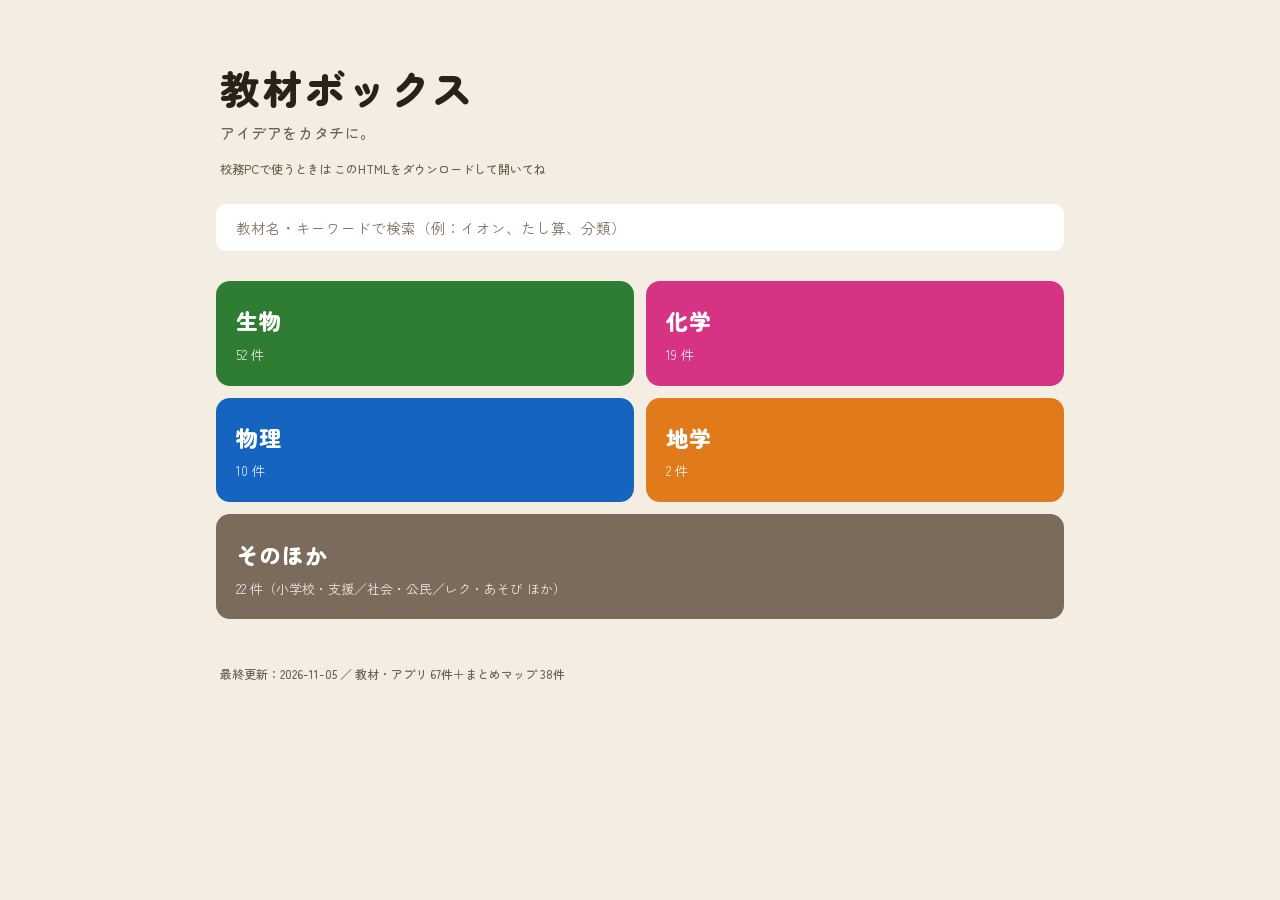
<file: index.html>
<!DOCTYPE html>
<html lang="ja">
<head>
<meta charset="UTF-8">
<meta name="viewport" content="width=device-width, initial-scale=1">
<title>教材ボックス ｜ アイデアをカタチに</title>
<link rel="manifest" href="manifest.webmanifest">
<link rel="icon" type="image/png" sizes="192x192" href="icons/icon-192.png">
<link rel="apple-touch-icon" href="icons/icon-180.png">
<meta name="theme-color" content="#C42A4C">
<meta name="apple-mobile-web-app-capable" content="yes">
<meta name="mobile-web-app-capable" content="yes">
<meta name="apple-mobile-web-app-title" content="教材ボックス">
<meta name="description" content="授業で使えるインタラクティブ教材・シミュレーション・まとめマップの一覧。中学理科を中心に、小学校・支援学級・社会科まで。">
<meta property="og:title" content="教材ボックス ｜ アイデアをカタチに">
<meta property="og:description" content="授業で使えるインタラクティブ教材・シミュレーション・まとめマップの一覧。中学理科を中心に、小学校・支援学級・社会科まで。">
<meta property="og:type" content="website">
<meta property="og:url" content="https://mararararai-mst.github.io/edu-box/">
<meta property="og:site_name" content="教材ボックス">
<meta name="twitter:card" content="summary">
<link rel="preconnect" href="https://fonts.googleapis.com">
<link rel="preconnect" href="https://fonts.gstatic.com" crossorigin>
<link href="https://fonts.googleapis.com/css2?family=Zen+Maru+Gothic:wght@500;700;900&display=swap" rel="stylesheet">
<style>
* { box-sizing: border-box; margin: 0; padding: 0; }
body {
  font-family: "Zen Maru Gothic", "Hiragino Maru Gothic ProN", "Meiryo", sans-serif;
  font-weight: 500;
  background: #F4EEE2;
  color: #2C2119;
  -webkit-text-size-adjust: 100%;
  text-wrap: pretty;
  word-break: auto-phrase;
}
.wrap { max-width: 880px; margin: 0 auto; padding: 24px 16px 70px; }

/* ── ヘッダー ── */
.hd { padding: 40px 4px 26px; }
.hd h1 { font-size: 40px; font-weight: 900; letter-spacing: .06em; line-height: 1.2; }
.hd .sub { font-size: 15px; color: #6E6053; margin-top: 10px; letter-spacing: .04em; }
.hd .note { font-size: 12px; color: #6E6053; margin-top: 16px; line-height: 1.6; }

/* ── 中に入ったときの見出し ── */
.back {
  border: none; font-family: inherit; cursor: pointer; background: #FFFFFF;
  color: #7A6B5A; font-size: 13px; font-weight: 700;
  padding: 9px 18px; border-radius: 999px; margin: 18px 0 20px;
}
.now { font-size: 26px; font-weight: 900; letter-spacing: .05em; margin-bottom: 20px; line-height: 1.3; }

/* ── 検索 ── */
.sb { margin: 0 0 30px; }
.sb input {
  width: 100%; padding: 13px 20px; font-family: inherit; font-size: 14.5px;
  border: none; border-radius: 10px; background: #FFFFFF; color: #2C2119; outline: none;
}
.sb input::placeholder { color: #7F7160; }
.sb input:focus { box-shadow: 0 0 0 3px rgba(122,107,90,.14); }

/* ── 入り口タイル（2列×2段＋そのほか） ── */
.tiles { display: grid; grid-template-columns: repeat(2, 1fr); gap: 12px; }
.tile {
  border: none; font-family: inherit; text-align: left; cursor: pointer;
  border-radius: 14px; padding: 26px 20px 22px; color: #fff; display: block;
}
.tile .tn { font-size: 22px; font-weight: 900; letter-spacing: .04em; line-height: 1.25; text-wrap: balance; }
.tile .tc { font-size: 13px; opacity: .85; margin-top: 10px; }
.tile.empty { background: #DED5C6; color: #625648; cursor: default; }
.other {
  border: none; font-family: inherit; text-align: left; cursor: pointer;
  border-radius: 14px; padding: 24px 20px 20px; color: #fff; display: block;
  background: #7A6B5A; margin-top: 12px; width: 100%;
}
.other .tn { font-size: 22px; font-weight: 900; letter-spacing: .04em; }
.other .tc { font-size: 13px; opacity: .85; margin-top: 9px; line-height: 1.5; }
@media (max-width: 560px) { .tiles { grid-template-columns: 1fr; } }

/* ── 区分へ跳ぶボタン ── */
.jumps { display: flex; flex-wrap: wrap; gap: 8px; margin: 0 0 30px; }
.jump {
  border: none; font-family: inherit; cursor: pointer;
  font-size: 13.5px; font-weight: 700; padding: 9px 16px; border-radius: 999px;
  background: #FFFFFF; color: #6B5B49; display: flex; align-items: center; gap: 8px;
}
.jump .jq { width: 11px; height: 11px; border-radius: 3px; flex: none; }
.jump .jc { color: #6E6053; font-weight: 500; }

/* ── 区分の見出し ── */
.cat { margin-bottom: 36px; scroll-margin-top: 14px; }
.cat-h { display: flex; align-items: center; gap: 12px; margin-bottom: 15px; }
.cat-h .sq { width: 18px; height: 18px; border-radius: 5px; flex: none; }
.cat-h .nm { font-size: 21px; font-weight: 900; letter-spacing: .05em; text-wrap: balance; }
.cat-h .ct { font-size: 13px; color: #6E6053; }

/* ── まとめマップの章帯 ── */
.band {
  border: none; font-family: inherit; text-align: left; cursor: pointer; width: 100%;
  background: #EDE4D5; color: #6B5B49; border-radius: 10px;
  padding: 11px 16px; margin: 0 0 12px; font-size: 13.5px; font-weight: 700;
  display: flex; align-items: center; gap: 10px;
}
.band .tri { font-size: 11px; width: 1em; flex: none; }
.band .bc { font-weight: 500; color: #6B5B49; font-size: 12.5px; margin-left: auto; text-align: right; }
.band + .grid { margin-bottom: 18px; }

/* ── カード ── */
.grid { display: grid; grid-template-columns: repeat(auto-fill, minmax(258px, 1fr)); gap: 12px; }
.c {
  display: block; text-decoration: none; background: #FFFFFF; color: #2C2119;
  border-radius: 12px; padding: 16px 16px 14px; position: relative; overflow: hidden;
}
.c .bar { position: absolute; left: 0; top: 0; bottom: 0; width: 9px; }
.c .in { padding-left: 9px; }
.c .ti { font-size: 16.5px; font-weight: 900; line-height: 1.4; margin-bottom: 6px; text-wrap: balance; white-space: pre-line; }   /* タイトルの「\n」で改行（サブタイトルつきの教材用） */

.c .de { font-size: 11.5px; color: #7A6B5A; line-height: 1.6; margin-bottom: 10px; }
.c .wd {
  font-size: 11px; color: #6B5B49; background: #F6EFE3;
  padding: 7px 10px; border-radius: 8px; margin-bottom: 10px; line-height: 1.7;
}
.c .me { font-size: 11px; color: #6E6053; text-wrap: balance; }
/* NEWは見出しの横幅を奪わないよう、ページ数の行に置く
   （アイコンを外したことで見出しが最上段に来て、右上だと重なるため） */
.c .nw {
  display: inline-block; background: #C42A4C; color: #fff;
  font-size: 11px; font-weight: 900; padding: 1px 7px; border-radius: 4px;
  letter-spacing: .06em; margin-right: 7px;
}

.no-hit { color: #6E6053; font-size: 14px; padding: 36px 4px 60px; line-height: 1.8; }
footer { margin-top: 44px; font-size: 12px; color: #6E6053; padding: 0 4px; line-height: 1.8; }
</style>
</head>
<body>
<div class="wrap">
  <div id="top"></div>
  <div class="sb"><input id="q" type="search" placeholder="教材名・キーワードで検索（例：イオン、たし算、分類）" autocomplete="off"></div>
  <div id="app"></div>
  <footer id="footer"></footer>
</div>

<script>
/* ════════════════════════════════════════════════
   教材データ（新しい教材はここに1エントリ足すだけ。
   件数・章のマップ数・フッターは自動計算されます）
   badge: 生物/化学/物理/地学/支援/算数/社会/レク/幼児
   added: 追加日（21日以内は NEW バッジが自動でつく）
════════════════════════════════════════════════ */
const ITEMS = [

// ── 中1理科 ──
{cat:"chu1", badge:"生物", icon:"🌱", title:"生物分類ゲーム",
 desc:"秘密のルール当てゲーム＋カード＋クイズ＋まとめマップ",
 meta:"中1理科 P.22-25", href:"https://mararararai-mst.github.io/ikimono-wakeru/", added:"2026-05-09"},

{cat:"chu1", badge:"化学", icon:"🕵️", title:"白い粉末ミステリーラボ",
 desc:"ラベルのとれた4つの白い粉末の正体を、ルーペ・水・加熱の実験で推理。ランク認定つき",
 meta:"中1理科 P.84-89", href:"https://mararararai-mst.github.io/white-powder-lab/", added:"2026-07-06"},

{cat:"chu1", badge:"化学", icon:"🔥", title:"ガスバーナー教習所",
 desc:"学科（粒子で見る炎）→技能検定→路上教習（事件8連発）→卒業検定。合格で免許証を印刷",
 meta:"中1理科 P.86", href:"https://mararararai-mst.github.io/gas-burner-kentei/", added:"2026-07-07"},

{cat:"chu1", badge:"化学", icon:"🥤", title:"水溶液ラボ",
 desc:"予想→実験で「とける」をつかみ、粒子モデルで見る。100マスでパーセントの意味と「なぜ100をかけるのか」まで",
 meta:"中1理科 P.102-107", href:"https://mararararai-mst.github.io/suiyoueki-lab/", added:"2026-09-09"},

{cat:"chu1", badge:"化学", icon:"💎", title:"溶解度ラボ",
 desc:"スプーン1杯ずつ入れて限界を体で知る→温度を動かすとビーカー・グラフ・表・式が同時に動く。冷やすと何g出るかまで",
 meta:"中1理科 P.108-114", href:"https://mararararai-mst.github.io/yokaido-lab/", added:"2026-09-16"},

{cat:"chu1", badge:"物理", icon:"🔍", title:"光を集めろ！像をつくれ！\n凸レンズのひみつ",
 desc:"光源とスクリーンを動かすと、3本の作図線とスクリーンの像が同時に動く。実像・虚像の決まりを自分で発見",
 meta:"中1理科 P.152-157", href:"https://mararararai-mst.github.io/totsu-lens-lab/", added:"2026-07-30"},

{cat:"chu1", badge:"物理", icon:"📷", title:"凸レンズとカメラのセカイ",
 desc:"光源をつかんで動かすと、光の道すじとスクリーンの像が立体で同時に変わる。カメラのピント合わせのしくみまで",
 meta:"中1理科 P.152-157", href:"https://mararararai-mst.github.io/lens-lab-3d/", added:"2026-09-26"},

{cat:"chu1", badge:"物理", icon:"🪞", title:"鏡のセカイ\n像を見つけて線を引け",
 desc:"プリントの鏡の問題を、同じ向き・同じ方眼で動かせる。見える範囲・光の道すじ・像から、文字の向き（3D）・全身鏡まで",
 meta:"中1理科 P.144-147", href:"https://mararararai-mst.github.io/kagami-mondai-lab/", added:"2026-10-27"},

{cat:"chu1", badge:"物理", icon:"🔦", title:"光の反射・屈折ラボ（2D・3D）",
 desc:"光源装置をつかんで動かすと、屈折から全反射に切りかわる。3Dでは水そうの中から水面を見上げたり、光の粒が見える超拡大も",
 meta:"中1理科 P.144-151", href:"https://mararararai-mst.github.io/hikari-hansha-kussetsu-lab/", added:"2026-11-05"},

{cat:"chu1", badge:"化学", icon:"🫧", title:"気体ラボ",
 desc:"薬品の組み合わせで気体をつくり、集め方を選ぶ。6つのテストで正体をあばくモードと気体ずかんつき",
 meta:"中1理科 P.92-101", href:"https://mararararai-mst.github.io/gas-lab/", added:"2026-09-26"},
{cat:"chu1", badge:"化学", icon:"🧪", title:"最初の1本はすてる？",
 desc:"水上置換法で酸素を集めると、最初は装置の中の空気が押し出される。粒の入れかわりを見て、4本を線香で比べる",
 meta:"中1理科 P.93 実験4", href:"https://mararararai-mst.github.io/suijou-chikan-saisho-lab/", added:"2026-10-06"},

// ── 中2理科 ──
{cat:"chu2", badge:"生物", icon:"🔬", title:"顕微鏡教習所",
 desc:"学科（倒立像・倍率のしくみ・3Dで部品と使い方）→技能検定→路上教習→卒業検定。合格で顕微鏡免許証を印刷",
 meta:"中2理科 P.88-89", href:"https://mararararai-mst.github.io/kenbikyo-kyoushujo/", added:"2026-07-30"},

{cat:"chu2", badge:"生物", icon:"🧱", title:"からだのくみたてラボ",
 desc:"細胞→組織→器官→個体。ズームで4段階を行き来し、細胞を集めて組織→器官→個体を自分で組み立てる。同じ種類の細胞でないと組織にならないのが体でわかる。動物（ヒト・小腸）と植物（葉）の2コース＋たしかめ8問",
 meta:"中2理科 P.102-103", href:"https://mararararai-mst.github.io/karada-kumitate-lab/", added:"2026-09-02"},

{cat:"chu2", badge:"化学", icon:"🧪💪", title:"化学反応式トレーニングジム",
 desc:"力だめし→STEP0〜5→確認テスト→ファイナルチャレンジ。係数のつけ方を体験で習得",
 meta:"中2理科 単元1", href:"https://mararararai-mst.github.io/chem-gym/", added:"2026-05-09"},

{cat:"chu2", badge:"化学", icon:"🧪", title:"物質の分類チャレンジ",
 desc:"単体・化合物・混合物をドラッグで分類（説明資料＋5ステップ教材）",
 meta:"中2理科 P.33", href:"https://mararararai-mst.github.io/bunrui-challenge/", added:"2026-05-09"},

{cat:"chu2", badge:"化学", icon:"⚖️", title:"質量保存の法則ラボ",
 desc:"燃やす・まぜる・気体発生の4実験を「粒子の見える化」スイッチで。予想→確認、練習問題つき",
 meta:"中2理科 P.169", href:"https://mararararai-mst.github.io/mass-conservation/", added:"2026-06-11"},

{cat:"chu2", badge:"物理", icon:"🧲", title:"磁界ビューア3D",
 desc:"棒磁石・まっすぐな導線・コイルの磁界を3Dで回りこんで見る。磁力線・鉄粉・磁針が同時に動き、右手ガイドつき",
 meta:"中2理科 P.268-271", href:"https://mararararai-mst.github.io/jikai-viewer-3d/", added:"2026-08-31"},

{cat:"chu2", badge:"物理", icon:"⚙️", title:"モーターの原理ラボ3D",
 desc:"電流と磁界の向きを入れかえて力の向きを確かめる。整流子を外すと回り続けないことまで体験できる",
 meta:"中2理科 P.272-275", href:"https://mararararai-mst.github.io/motor-lab-3d/", added:"2026-08-31"},

{cat:"chu2", badge:"物理", icon:"🔌", title:"電磁誘導ラボ3D",
 desc:"磁石をコイルの中まで出し入れすると検流計の針がふれ、止めると0にもどる。巻数・強さ・速さ・極を変えて条件さがし",
 meta:"中2理科 P.276-279", href:"https://mararararai-mst.github.io/denjiyudo-3d/", added:"2026-08-31"},

{cat:"chu2", badge:"生物", icon:"🌱", title:"対照実験ラボ①（葉と光合成）",
 desc:"「変える条件は1つだけ、あとはそろえる」を体で覚える。条件を自分で決めて、ふ入りの葉とオオカナダモで確かめる",
 meta:"中2理科 P.106-109", href:"https://mararararai-mst.github.io/taishou-jikken-lab/", added:"2026-09-26"},

{cat:"chu2", badge:"生物", icon:"🧪", title:"対照実験ラボ②（光合成と二酸化炭素）",
 desc:"BTB溶液とオオカナダモの試験管A〜D。2本ずつ比べて、光合成に二酸化炭素が使われることを確かめる",
 meta:"中2理科 P.110-113", href:"https://mararararai-mst.github.io/btb-kougousei-lab/", added:"2026-09-26"},

{cat:"chu2", badge:"生物", icon:"🌿", title:"対照実験ラボ③（植物と呼吸）",
 desc:"ポリエチレンのふくろ3つと石灰水で、植物が呼吸で二酸化炭素を出すことを確かめる。呼吸と光合成のバランス図つき",
 meta:"中2理科 P.114-115", href:"https://mararararai-mst.github.io/kokyu-sekkaisui-lab/", added:"2026-09-26"},

{cat:"chu2", badge:"生物", icon:"💧", title:"対照実験ラボ④（蒸散とワセリン）",
 desc:"ワセリンの塗り分けで、葉のどこから蒸散しているかを確かめる。引き算で表・裏・茎の量を求める計算モードつき",
 meta:"中2理科 P.116-119", href:"https://mararararai-mst.github.io/jousan-wasserin-lab/", added:"2026-09-26"},

{cat:"chu2", badge:"生物", icon:"🍃", title:"蒸散ラボ",
 desc:"葉の表・裏・茎にワセリンを塗り分けて水の減り方を測り、引き算で蒸散量を求める",
 meta:"中2理科 P.116-125", href:"https://mararararai-mst.github.io/josan-lab/", added:"2026-09-26"},

{cat:"chu2", badge:"生物", icon:"🌻", title:"植物まるごとマップ",
 desc:"光→蒸散→吸水→道管→光合成→師管→呼吸を、1本の植物の上で1つずつ動かす。昼と夜の切りかえつき",
 meta:"中2理科 P.106-125", href:"https://mararararai-mst.github.io/shokubutsu-marugoto-map/", added:"2026-09-26"},

{cat:"chu2", badge:"生物", icon:"⚔️", title:"消化クエスト",
 desc:"口からこう門までを旅するドット絵RPG（全7章）。かむ・ふる・ドラッグで消化と吸収のしくみをつかむ",
 meta:"中2理科 P.128-135", href:"https://mararararai-mst.github.io/shouka-quest/", added:"2026-09-26"},

{cat:"chu2", badge:"生物", icon:"🫀", title:"ドクドク心臓ポンプずかん（血液循環）",
 desc:"全身をめぐる血液→3Dの心臓→心臓の断面→循環の図→赤血球の旅→順番ならべ→肺動脈のなぞ→弁のしくみ。赤血球と酸素の動きで肺循環と体循環を追う",
 meta:"中2理科 P.136-141", href:"https://mararararai-mst.github.io/shinzo-lab/", added:"2026-09-26"},

{cat:"chu2", badge:"生物", icon:"🧍", title:"人体たんけん3D",
 desc:"本物の3D人体データを回して、臓器をタップ。位置と働きを教科書の言葉で確かめる。「どこにある？」クイズつき",
 meta:"中2理科 P.128-143", href:"https://mararararai-mst.github.io/jintai-3d/", added:"2026-09-26"},

{cat:"chu2", badge:"生物", icon:"🦴", title:"人体アトラス3D",
 desc:"全身の骨・筋肉・内臓・血管・神経を16の系統に分けた3D人体図。重ねたり分解したりして、部位をタップすると名前がわかる",
 meta:"中2理科 P.128-143", href:"https://mararararai-mst.github.io/jintai-atlas/", added:"2026-09-26"},

{cat:"chu2", badge:"物理", icon:"📦", title:"圧力ラボ",
 desc:"同じ力でも面積で沈み方が変わる。3つの段ボールで予想→実験→表とグラフ→計算まで",
 meta:"中2理科 P.172-177", href:"https://mararararai-mst.github.io/atsuryoku-lab/", added:"2026-09-26"},

// ── 中3理科 ──
{cat:"chu3", badge:"化学", icon:"⚗️", title:"イオンラボ 中3版",
 desc:"イオン式・反応式の確認",
 meta:"中3理科", href:"https://mararararai-mst.github.io/ion-chu3/", added:"2026-05-09"},

{cat:"chu3", badge:"化学", icon:"⚛️🏠", title:"電子のおうち",
 desc:"電子配置でイオンの成り立ちを理解。1価/2価がなぜそうなるか・陽イオンと陰イオンの違いを操作で発見",
 meta:"中3理科 発展", href:"https://mararararai-mst.github.io/denshi-no-ouchi/", added:"2026-05-10"},

{cat:"chu3", badge:"化学", icon:"🧪🌈", title:"水溶液同定ラボ",
 desc:"BTB・電流・フェノール・Mg・匂いの5観察で7つの水溶液を完全に見分ける(実験モード＋同定パズル)",
 meta:"中3理科 単元1-2", href:"https://mararararai-mst.github.io/aqueous-identification/", added:"2026-05-10"},

{cat:"chu3", badge:"化学", icon:"⚖️", title:"金属のイオンへのなりやすさ（実験7）",
 desc:"3×3マイクロプレートでMg・Zn・Cuと3つの硫酸塩水溶液の組み合わせを観察。常時イオン表示／ステップ実行で9パターンを順送り／結果まとめ表でMg＞Zn＞Cuを導出",
 meta:"中3理科 単元1-3 p.52-55 実験7", href:"https://mararararai-mst.github.io/ionka-keikou/", added:"2026-05-17"},

{cat:"chu3", badge:"化学", icon:"⚡", title:"うすい塩酸の電池モデル（図4）",
 desc:"亜鉛板＋銅板＋うすい塩酸の電池。水素発生と電圧不安定（分極）を可視化し、ダニエル電池への必然性を理解する導入教材。自動再生／7段階ステップ実行／銅板を磨くボタン",
 meta:"中3理科 単元1-3 p.51 図4", href:"https://mararararai-mst.github.io/acid-cell/", added:"2026-05-15"},

{cat:"chu3", badge:"化学", icon:"🔋", title:"ダニエル電池シミュレーション",
 desc:"電子の流れ・イオンの動き・水溶液の色変化を可視化。一次電池なので消耗したら「電池を新しくする」。自動再生／7段階ステップ実行",
 meta:"中3理科 単元1-3", href:"https://mararararai-mst.github.io/daniel-cell/", added:"2026-05-15"},

{cat:"chu3", badge:"化学", icon:"⚗️💧", title:"中和シミュレーション",
 desc:"HCl⇔NaOH の2モード。1滴で陽イオン+陰イオンが入り、H⁺とOH⁻が出会うと水になる瞬間を可視化。BTB色＋4種イオンの棒グラフ＋滴下ごとの折れ線グラフ＋加え過ぎでアルカリ性まで体験",
 meta:"中3理科 酸・アルカリと中和", href:"https://mararararai-mst.github.io/neutralization-simulator/", added:"2026-05-17"},

{cat:"chu3", badge:"化学", icon:"⚗️🧱", title:"中和反応式ビルダー",
 desc:"3酸×3アルカリ＝9パターンの中和反応式を体験で組み立てる。STAGE 0デモ／1ドラッグ／2係数±／3空欄埋め／4ファイナルの階段構造。BaSO₄白沈殿アニメ付き",
 meta:"中3理科 酸・アルカリと中和 反応式", href:"https://mararararai-mst.github.io/neutralization-builder/", added:"2026-05-18"},

{cat:"chu3", badge:"物理", icon:"📼", title:"記録タイマー ラボ",
 desc:"タイマーは動かず、台車に引かれるテープが動くから点がずれる。1区間＝1/60秒を確かめ、6区間ぶんでちょうど0.1秒になる理由を図で見る。水平・斜面を下る・上るの3パターンでテープを区切り、切って並べて速さのグラフに。ものさしで長さを読む練習6問つき",
 meta:"中3理科 単元3-1 p.130-141", href:"https://mararararai-mst.github.io/kiroku-timer-lab/", added:"2026-09-09"},

{cat:"chu3", badge:"物理", icon:"📈", title:"運動のグラフ",
 desc:"等速と だんだん速くなる運動のグラフがごっちゃになるのを直す。直線はどちらにも出てくる、ちがうのは「たての軸」。1台で値を変えて動かす→同じ32mを4秒で進む2台をくらべる→グラフだけ見て当てる→斜面の傾きを変えて線を重ねる",
 meta:"中3理科 単元3-1 p.134-143", href:"https://mararararai-mst.github.io/undou-graph-lab/", added:"2026-09-09"},

{cat:"chu3", badge:"生物", icon:"🫛", title:"メンデル体験実習",
 desc:"エンドウのかけ合わせを回して子・孫の形質の比を集計。分離の法則を実験で確かめる",
 meta:"中3理科 P.94-101", href:"https://mararararai-mst.github.io/mendel-lab/", added:"2026-09-26"},

{cat:"chu3", badge:"生物", icon:"🦴", title:"骨かさねラボ",
 desc:"コウモリ・クジラ・ヒトの前あしの骨を色分けして重ね、相同器官から進化のつながりを推理する",
 meta:"中3理科 P.108-117", href:"https://mararararai-mst.github.io/hone-kasane-lab/", added:"2026-09-26"},

{cat:"chu3", badge:"生物", icon:"🐸", title:"じょうりく大作戦ラボ",
 desc:"動かせるのは環境だけ。世代を進めて、水中から陸上へ集団が変わっていくようすを確かめる",
 meta:"中3理科 P.108-117", href:"https://mararararai-mst.github.io/jouriku-lab/", added:"2026-09-26"},

{cat:"chu3", badge:"地学", icon:"☀️", title:"太陽のキロク 透明半球シミュレーション",
 desc:"ペン先のかげを中心に重ねて１時間ごとに点を打つ。南中高度・日の出日の入りの時刻を入試の例題で解説",
 meta:"中3理科 P.198-201", href:"https://mararararai-mst.github.io/taiyo-hankyu-3d/", added:"2026-11-05"},

{cat:"chu3", badge:"地学", icon:"🌙", title:"月の満ち欠けシミュ3D",
 desc:"宇宙から見た図と地球から見た図が同時に動く。月の位置と見える形の対応をつかむ",
 meta:"中3理科 P.220-223", href:"https://mararararai-mst.github.io/tsuki-michikake/", added:"2026-09-26"},

// ── 小学校・支援 ──
{cat:"elem", badge:"支援", icon:"✏️", title:"ただしいひらがな",
 desc:"えとことばの あなうめで、正しい字を えらぶ（支援学級向け）",
 meta:"小1・ひらがな", href:"https://mararararai-mst.github.io/edu-box/tadashii-hiragana/", added:"2026-05-31"},

{cat:"elem", badge:"支援", icon:"🔢", title:"いくつといくつ",
 desc:"数の分解アプリ（支援学級向け）",
 meta:"小1", href:"https://mararararai-mst.github.io/kazu-no-bunkai/", added:"2026-05-09"},

{cat:"elem", badge:"算数", icon:"🥇", title:"なんばんめ マスター",
 desc:"順序数を6ステージで。前から○番目・上下・左右、そして教室の席（二次元）まで。集合数（3人）と順序数（3人目）の違いを○つけで体感。れんしゅう＆テスト（単元まるごとテストつき）・正解はピンポン音・タップで読み上げ",
 meta:"小1 なんばんめ 教科書p.34-37", href:"https://mararararai-mst.github.io/nanbanme/", added:"2026-05-31"},

{cat:"elem", badge:"算数", icon:"➕", title:"あわせて いくつ ふえると いくつ",
 desc:"ブロックや金魚を動かして「あわせる・ふえる」を操作→式に。絵⇄式の「しきさがし」、4択の「けいさんカード」（連続正解で称号👑）まで。たし算のはじめの一歩",
 meta:"小1 たし算 教科書p.2-12", href:"https://mararararai-mst.github.io/tashizan-app/", added:"2026-06-18"},

{cat:"elem", badge:"算数", icon:"➖", title:"のこりは いくつ",
 desc:"クッキーや金魚を「とる」と消えて、のこりを数える操作→式に。絵⇄式の「しきさがし」、4択の「けいさんカード」（連続正解で称号👑）まで。ひき算のはじめの一歩（くり下がりなし）",
 meta:"小1 ひき算（のこりは いくつ）", href:"https://mararararai-mst.github.io/hikizan-app/", added:"2026-07-04"},

{cat:"elem", badge:"国語", icon:"🖊️", title:"漢字マスターシートメーカー",
 desc:"漢字をクリックで10字えらぶと、けテぶれ式の漢字テスト用紙（テスト→分せき→練習）がA4横でできあがる。小1〜小6と漢検4級〜2級、常用漢字2136字ぜんぶから選べて、おまかせ10字・まだ出してない字から10字も。答えはその学年までに習う漢字だけ",
 meta:"小1〜小6・漢検4級〜2級（先生用）", href:"https://mararararai-mst.github.io/kanji-master-sheet/", added:"2026-09-12"},

{cat:"elem", badge:"算数", icon:"🆚", title:"どっちが いくつ おおい？",
 desc:"🐰と🥕のように2つを左そろえで並べ、1対1対応の線ではみ出た分＝「ちがい」を見つける求差アプリ。式「おおい−すくない＝ちがい」に。連続正解で称号👑つき",
 meta:"小1 ひき算（ちがいは いくつ・求差）", href:"https://mararararai-mst.github.io/docchi-ooi-app/", added:"2026-07-04"},

{cat:"elem", badge:"算数", icon:"➗", title:"わり算って なに？",
 desc:"クッキーを1こずつ配ると「同じ数ずつ」、3こずつ取ると「何人分」。同じ 12÷3＝4 なのに答えが「こ」と「人」で変わることを図でくらべ、かけ算の逆・あまりまで。式を自分で立てる「じぶんでわかる」モードつき",
 meta:"小3 わり算のいみ（等分除・包含除・あまり）", href:"https://mararararai-mst.github.io/warizan-app/", added:"2026-09-20"},

// ── 社会・公民 ──
{cat:"social", badge:"社会", icon:"📈", title:"10日間マーケット",
 desc:"株のしくみを学ぶシミュレーションゲーム",
 meta:"経済・社会", href:"https://mararararai-mst.github.io/stock-game/", added:"2026-05-09"},

{cat:"social", badge:"社会", icon:"🗳️", title:"政党政治シミュレーター",
 desc:"A〜D党の議席を変えて選挙→与党・野党に分かれて内閣ができる。連立・政権交代を動かして体感する公民の体験アプリ",
 meta:"中3公民 政党 p.88-89", href:"https://mararararai-mst.github.io/seitou-seiji-sim/", added:"2026-06-24"},

{cat:"social", badge:"社会", icon:"🏛️", title:"政党政治のしくみ 組み立てパズル",
 desc:"国民→選挙→政党→与党/野党→内閣 のしくみを、ピースをドラッグして完成させる公民の体験アプリ",
 meta:"中3公民 政党 p.88-89", href:"https://mararararai-mst.github.io/seitou-seiji-puzzle/", added:"2026-06-24"},

// ── レク・あそび ──
{cat:"rec", badge:"レク", icon:"🕳️", title:"ブラックホール",
 desc:"紙とペンだけの2人対戦（海外でバズった思考ゲーム）。三角21マスに交互に1〜10を書き、最後に残った1マス＝ブラックホールのとなりを色ごとに合計、小さい方が勝ち。1手ずつ再生＆その場で対戦できるインタラクティブ説明＋印刷用の対戦シートPDFつき",
 meta:"全学年・学級レク／思考力（紙とペン）", href:"https://mararararai-mst.github.io/blackhole-game/", added:"2026-07-13"},

{cat:"rec", badge:"レク", icon:"🟥🟦", title:"ドット＆ボックス",
 desc:"点をつないで陣取りする定番の2人対戦。四角の4辺をそろえたら自分のマス＆続けてもう1本ひける。3×3〜5×5を切り替えられるインタラクティブ説明＋その場対戦、印刷用の対戦シートPDFつき",
 meta:"全学年・学級レク／思考力（紙とペン）", href:"https://mararararai-mst.github.io/dots-and-boxes/", added:"2026-07-13"},

{cat:"rec", badge:"幼児", icon:"🫧", title:"シャボン玉ぷちぷち",
 desc:"タップでシャボン玉を割る指あそび。たまに動物の絵柄が入った玉も登場",
 meta:"1歳〜", href:"https://mararararai-mst.github.io/bubble-pop/", added:"2026-05-23"},

// ── 授業デザイン系 ──
// ── 心・ふりかえり ──
{cat:"kokoro", icon:"📍", title:"心マトリクス ふりかえり",
 desc:"葛原祥太「心マトリクス」の図に、いまの心と、つぎに行きたい場所のピンを刺してふりかえる。ふたりで刺してズレを見る／「きらきらってどんなとき？」を自分のことばで埋める、の3モード。できごと・つぎの一歩のメモ、画像でほぞん、ふりがな切替つき。ひらがな⇄漢字の切替で、中学生はニコニコ…のカタカナ表記に",
 meta:"全学年・学級経営／自己調整", href:"https://mararararai-mst.github.io/kokoro-matrix/", added:"2026-08-12"},

{cat:"kokoro", icon:"🏠", title:"心マトリクス シート（おうち版）",
 desc:"印刷して親子で書きこむA4シート。きょうのできごとを書き、まん中の「Q」におうちの人が問いを書く。子どもは いま● つぎ★ を自分でかいて矢印でつなぐ。まずやること欄・問いの例・アプリのQRつき。白黒は ?bw=1",
 meta:"小学生〜・家庭／ふりかえり（印刷用）", href:"https://mararararai-mst.github.io/kokoro-matrix/sheet.html", added:"2026-10-16"},

{cat:"kokoro", icon:"📝", title:"道徳シート（心マトリクス）",
 desc:"道徳の授業で、図の中にたくさん書きこむためのA4シート。名前・題名欄と、まん中に「Q」の枠。名前はカタカナ（ニコニコ…）、縦軸は動く／動かない。白黒は &bw=1",
 meta:"中学生・道徳（印刷用）", href:"https://mararararai-mst.github.io/kokoro-matrix/sheet.html?v=doutoku", added:"2026-10-16"},

{cat:"design", icon:"🗺️", title:"小学校算数 アプリ系統表",
 desc:"特別支援教材開発研究所（TKK）の無料アプリ115本を、学習指導要領の系統（領域×学年）にならべたリンク集。単元を押すとアプリが開き、つまずいた子には「戻る先」が出る（わり算→かけ算の九九→たし算ひき算の筆算）。スマホは学年を選んで縦に見る／A3横で印刷もできる",
 meta:"小1〜小6 算数（先生用・外部サイトへのリンク集）", href:"https://mararararai-mst.github.io/sansu-keito-tkk/", added:"2026-09-22"},

{cat:"design", icon:"📖", title:"読めないを読めるにする",
 desc:"読解＝解読×言語理解。読めるまでの4段階（文字を使わない→一部を手がかりに推測→全部の文字を音に変える→まとまりで読む）を図で見て、いまどこで詰まっているかを1文字・知らない単語・初見の文の3テストで2分で判定。判定表から明日やることが決まり、1日4分の最小構成まで",
 meta:"小1 国語・読み（先生用・どの学級でも使えます）", href:"https://mararararai-mst.github.io/edu-box/yomi-tebiki/", added:"2026-09-26"},

{cat:"design", icon:"📝", title:"国語の授業デザイン",
 desc:"全体フローの可視化",
 meta:"国語", href:"https://mararararai-mst.github.io/kokugo-design/", added:"2026-05-09"},

// ── まとめマップ（chapter: plant / animal / chem2） ──
{cat:"maps", chapter:"plant", badge:"生物", icon:"🌸", title:"花のつくり",
 words:"花弁 ／ がく ／ おしべ ／ めしべ ／ 離弁花 ／ 合弁花 ／ 子房 ／ 胚珠 ／ 柱頭 ／ やく ／ 花粉",
 meta:"中1理科 P.31", href:"https://mararararai-mst.github.io/matome-maps/chu1-p31-hana-no-tsukuri.html", added:"2026-05-09"},

{cat:"maps", chapter:"plant", badge:"生物", icon:"🌲", title:"果実をつくらない花",
 words:"マツ ／ 雌花 ／ 雄花 ／ りん片 ／ 子房 ／ 胚珠 ／ 花粉のう ／ 受粉 ／ 種子 ／ 裸子植物 ／ 被子植物 ／ 種子植物",
 meta:"中1理科 P.34-35", href:"https://mararararai-mst.github.io/matome-maps/chu1-p34-35-kajitsu-tsukuranai-hana.html", added:"2026-05-09"},

{cat:"maps", chapter:"plant", badge:"生物", icon:"🌿", title:"葉や根のつくり",
 words:"葉脈 ／ 主脈 ／ 側脈 ／ 根 ／ 観察 ／ 分類",
 meta:"中1理科 P.36-37", href:"https://mararararai-mst.github.io/matome-maps/chu1-p36-37-ha-ne-de-bunrui.html", added:"2026-05-09"},

{cat:"maps", chapter:"plant", badge:"生物", icon:"🌱", title:"被子植物の分類（双子葉類・単子葉類）",
 words:"被子植物 ／ 双子葉類 ／ 単子葉類 ／ 子葉 ／ 網状脈 ／ 平行脈 ／ 主根 ／ 側根 ／ ひげ根",
 meta:"中1理科 P.38-39", href:"https://mararararai-mst.github.io/matome-maps/chu1-p38-39-hishi-shokubutsu-bunrui.html", added:"2026-05-09"},

{cat:"maps", chapter:"plant", badge:"生物", icon:"🌿", title:"シダ植物",
 words:"シダ植物 ／ 葉 ／ 茎 ／ 根 ／ 種子 ／ 胞子 ／ 胞子のう",
 meta:"中1理科 P.40", href:"https://mararararai-mst.github.io/matome-maps/chu1-p40-shida-shokubutsu.html", added:"2026-05-09"},

{cat:"maps", chapter:"plant", badge:"生物", icon:"🍀", title:"コケ植物",
 words:"コケ植物 ／ 葉 ／ 茎 ／ 根 ／ 仮根 ／ 胞子 ／ 胞子のう ／ 雄株 ／ 雌株",
 meta:"中1理科 P.41", href:"https://mararararai-mst.github.io/matome-maps/chu1-p41-koke-shokubutsu.html", added:"2026-05-09"},

{cat:"maps", chapter:"plant", badge:"生物", icon:"🌳", title:"植物の分類まとめ（全体ツリー）",
 words:"植物 ／ 種子植物 ／ 被子植物 ／ 裸子植物 ／ 双子葉類 ／ 単子葉類 ／ 種子をつくらない植物 ／ シダ植物 ／ コケ植物",
 meta:"中1理科 P.43-44 ＝ 単元まとめ", href:"https://mararararai-mst.github.io/matome-maps/chu1-p43-44-shokubutsu-zentai-bunrui.html", added:"2026-05-09"},

{cat:"maps", chapter:"animal", badge:"生物", icon:"🐟", title:"身近な動物の分類",
 words:"脊椎動物 ／ 無脊椎動物 ／ 背骨の有無 ／ 種類数の違い",
 meta:"中1理科 P.46〜50", href:"https://mararararai-mst.github.io/matome-maps/chu1-p46-50-mijika-doubutsu.html", added:"2026-06-01"},

{cat:"maps", chapter:"animal", badge:"生物", icon:"🦎", title:"からだのつくり",
 words:"生活場所（水中⇄陸上）／ うろこ ／ 羽毛 ／ 毛 ／ あし ／ 乾燥に強い体表",
 meta:"中1理科 P.52", href:"https://mararararai-mst.github.io/matome-maps/chu1-p52-karada-no-tsukuri.html", added:"2026-06-01"},

{cat:"maps", chapter:"animal", badge:"生物", icon:"🐸", title:"呼吸のしかた",
 words:"えら ／ 肺 ／ 皮膚呼吸 ／ 両生類（幼生→成体で変化）",
 meta:"中1理科 P.52", href:"https://mararararai-mst.github.io/matome-maps/chu1-p52-kokyuu-no-shikata.html", added:"2026-06-01"},

{cat:"maps", chapter:"animal", badge:"生物", icon:"🥚", title:"子のうまれ方",
 words:"卵生（殻なし・弾力・かたい殻）／ 胎生 ／ 水中の卵 ／ 陸上の卵",
 meta:"中1理科 P.52", href:"https://mararararai-mst.github.io/matome-maps/chu1-p52-ko-no-umarekata.html", added:"2026-06-01"},

{cat:"maps", chapter:"animal", badge:"生物", icon:"🐠", title:"脊椎動物の分類（5グループ比較表）",
 words:"魚類 ／ 両生類 ／ ハチュウ類 ／ 鳥類 ／ 哺乳類 ／ 体表・呼吸・うまれ方で比較",
 meta:"中1理科 P.52〜53 ＝ 単元まとめ", href:"https://mararararai-mst.github.io/matome-maps/chu1-p52-53-sekitsui-doubutsu.html", added:"2026-06-01"},

{cat:"maps", chapter:"animal", badge:"生物", icon:"🦀", title:"節足動物",
 words:"外骨格 ／ 節 ／ 関節 ／ 甲殻類 ／ 昆虫類 ／ クモ・サソリ ／ ムカデ",
 meta:"中1理科 P.55", href:"https://mararararai-mst.github.io/matome-maps/chu1-p55-sessoku-doubutsu.html", added:"2026-06-01"},

{cat:"maps", chapter:"animal", badge:"生物", icon:"🦑", title:"軟体動物",
 words:"外とう膜 ／ イカ・タコ（殻なし）／ アサリ・サザエ（殻あり）／ 各部位の名前",
 meta:"中1理科 P.55", href:"https://mararararai-mst.github.io/matome-maps/chu1-p55-nantai-doubutsu.html", added:"2026-06-01"},

{cat:"maps", chapter:"animal", badge:"生物", icon:"🌊", title:"その他の無脊椎動物",
 words:"ウニ・ヒトデ ／ クラゲ・イソギンチャク ／ ミミズ ／ 放射状・針・円柱状の節",
 meta:"中1理科 P.56〜57", href:"https://mararararai-mst.github.io/matome-maps/chu1-p56-57-sonota-musekitsui.html", added:"2026-06-01"},

{cat:"maps", chapter:"animal", badge:"生物", icon:"🌳", title:"動物の分類まとめ（全体ツリー・主要語句）",
 words:"動物 ／ 脊椎動物 ／ 無脊椎動物 ／ 魚類〜哺乳類 ／ 節足動物（甲殻類・昆虫類・クモ/サソリ・ムカデ）／ 軟体動物 ／ その他の無脊椎動物",
 meta:"中1理科 P.46-57 ＝ まず全体像（入口）", href:"https://mararararai-mst.github.io/matome-maps/chu1-doubutsu-zentai-bunrui.html", added:"2026-06-04"},

{cat:"maps", chapter:"animal", badge:"生物", icon:"🗺️", title:"動物の分類まとめ（完成版・全語句）",
 words:"全体ツリー＋各グループの特徴（体表・呼吸・うまれ方・外骨格・節・関節 など）＋代表動物（コイ・カエル・カニ・イカ…）／全40語",
 meta:"中1理科 P.46-57 ＝ 見本（答え）", href:"https://mararararai-mst.github.io/matome-maps/chu1-doubutsu-zentai-full.html", added:"2026-06-10"},

{cat:"maps", chapter:"chem2", badge:"化学", icon:"🧪", title:"単体と化合物・物質の分類",
 words:"原子 ／ 分子 ／ 元素 ／ 元素記号 ／ 化学式 ／ 物質 ／ 純粋な物質 ／ 混合物 ／ 単体 ／ 化合物",
 meta:"中2理科 P.32-33（見開き）", href:"https://mararararai-mst.github.io/matome-maps/chu2-p32-33-tantai-kagobutsu.html", added:"2026-05-09"},

{cat:"maps", chapter:"chem2", badge:"化学", icon:"🛡️", title:"酸化を防ぐくふう",
 words:"酸化 ／ さび ／ 酸素 ／ 塗装 ／ めっき ／ トタン ／ ブリキ ／ 脱酸素剤 ／ 酸化防止剤 ／ 酸素にふれさせない",
 meta:"中2理科 化学1章（発展）", href:"https://mararararai-mst.github.io/matome-maps/chu2-p55-sanka-wo-fusegu.html", added:"2026-06-12"},

{cat:"maps", chapter:"bio2cell", badge:"生物", icon:"🌿", title:"植物の細胞",
 words:"細胞 ／ 孔辺細胞 ／ 葉緑体 ／ 液胞 ／ 核 ／ 基本的なつくり ／ 細胞壁 ／ 細胞膜",
 meta:"中2理科 P.94-95", href:"https://mararararai-mst.github.io/matome-maps/chu2-p92-95-shokubutsu-no-saibou.html", added:"2026-09-02"},

{cat:"maps", chapter:"bio2cell", badge:"生物", icon:"🐾", title:"動物の細胞",
 words:"核 ／ 細胞膜 ／ 細胞質 ／ 細胞壁 ／ 葉緑体 ／ 液胞 ／ 動物の細胞 ／ 植物の細胞 ／ 共通点 ／ 相違点",
 meta:"中2理科 P.98-99", href:"https://mararararai-mst.github.io/matome-maps/chu2-p96-99-doubutsu-no-saibou.html", added:"2026-09-02"},

{cat:"maps", chapter:"bio2cell", badge:"生物", icon:"🔎", title:"単細胞生物と多細胞生物",
 words:"プランクトン ／ 単細胞生物 ／ 多細胞生物",
 meta:"中2理科 P.101", href:"https://mararararai-mst.github.io/matome-maps/chu2-p101-tansaibou-tasaibou.html", added:"2026-09-02"},

{cat:"maps", chapter:"bio2cell", badge:"生物", icon:"🦠", title:"単細胞生物の細胞",
 words:"単細胞生物 ／ 細胞膜 ／ 核 ／ 生命活動",
 meta:"中2理科 P.102", href:"https://mararararai-mst.github.io/matome-maps/chu2-p102-tansaibou-no-saibou.html", added:"2026-09-02"},

{cat:"maps", chapter:"bio2cell", badge:"生物", icon:"🧩", title:"多細胞生物の細胞",
 words:"細胞 ／ 組織 ／ 器官 ／ 個体",
 meta:"中2理科 P.102", href:"https://mararararai-mst.github.io/matome-maps/chu2-p102-tasaibou-no-saibou.html", added:"2026-09-02"},

{cat:"maps", chapter:"bio2cell", badge:"生物", icon:"⚖️", title:"単細胞生物と多細胞生物の比較",
 words:"単細胞生物 ／ 多細胞生物 ／ 役割分担 ／ 生命活動",
 meta:"中2理科 P.103", href:"https://mararararai-mst.github.io/matome-maps/chu2-p103-hikaku.html", added:"2026-09-02"},

{cat:"maps", chapter:"bio2cell", badge:"生物", icon:"⚡", title:"細胞が活動するためのエネルギー",
 words:"細胞の呼吸 ／ 酸素 ／ 養分 ／ エネルギー",
 meta:"中2理科 P.103", href:"https://mararararai-mst.github.io/matome-maps/chu2-p103-energy.html", added:"2026-09-02"},

{cat:"maps", chapter:"bio2cell", badge:"生物", icon:"🗺️", title:"生物のからだと細胞（まとめ）",
 words:"プランクトン ／ 単細胞生物 ／ 多細胞生物 ／ 細胞膜 ／ 核 ／ 生命活動 ／ 細胞 ／ 組織 ／ 器官 ／ 個体 ／ 役割分担 ／ 細胞の呼吸 ／ 酸素 ／ 養分 ／ エネルギー",
 meta:"中2理科 P.100-103 ＝ まとめ", href:"https://mararararai-mst.github.io/matome-maps/chu2-p100-103-karada-to-saibou.html", added:"2026-09-02"},

{cat:"maps", chapter:"bio2cell", badge:"生物", icon:"🌳", title:"生物と細胞（1章ぜんぶ・全体ツリー）",
 words:"細胞 ／ 核 ／ 細胞膜 ／ 細胞質 ／ 細胞壁 ／ 葉緑体 ／ 液胞 ／ 単細胞生物 ／ 多細胞生物 ／ 組織 ／ 器官 ／ 個体 ／ 細胞の呼吸",
 meta:"中2理科 P.94-103 ＝ 章ぜんぶ", href:"https://mararararai-mst.github.io/matome-maps/chu2-1shou-seibutsu-to-saibou-zentai.html", added:"2026-09-02"},

{cat:"maps", chapter:"bio2dig", badge:"生物", icon:"💧", title:"だ液の中の消化酵素",
 words:"だ液 ／ 消化液 ／ 消化酵素 ／ アミラーゼ ／ デンプン ／ 麦芽糖など ／ ブドウ糖",
 meta:"中2理科 P.132", href:"https://mararararai-mst.github.io/matome-maps/chu2-p132-daeki-no-shouka-kouso.html", added:"2026-10-05"},

{cat:"maps", chapter:"bio2dig", badge:"生物", icon:"🫙", title:"消化管と消化酵素",
 words:"消化管 ／ 口 ／ 食道 ／ 胃 ／ 小腸 ／ 大腸 ／ 肛門 ／ だ液せん ／ 肝臓 ／ 胆のう ／ すい臓 ／ 胃液 ／ 胆汁 ／ すい液 ／ アミラーゼ ／ ペプシン ／ トリプシン ／ リパーゼ ／ ブドウ糖 ／ アミノ酸 ／ 脂肪酸 ／ モノグリセリド",
 meta:"中2理科 P.133", href:"https://mararararai-mst.github.io/matome-maps/chu2-p133-shoukakan-to-shouka-kouso.html", added:"2026-10-05"},

{cat:"maps", chapter:"bio2dig", badge:"生物", icon:"🩸", title:"吸収とそのゆくえ",
 words:"小腸 ／ ひだ ／ 柔毛 ／ ブドウ糖・アミノ酸 ／ 毛細血管 ／ 肝臓 ／ 脂肪酸・モノグリセリド ／ リンパ管 ／ 血管（静脈）／ 全身の細胞 ／ 水分 ／ 便",
 meta:"中2理科 P.135", href:"https://mararararai-mst.github.io/matome-maps/chu2-p135-kyuushuu-to-yukue.html", added:"2026-10-05"},

{cat:"maps", chapter:"bio2dig", badge:"生物", icon:"🍛", title:"カレーのゆくえ（完成図）",
 words:"炭水化物（デンプン） ／ タンパク質 ／ 脂肪 ／ 消化管 ／ 消化液 ／ 消化酵素 ／ 柔毛 ／ 毛細血管 ／ リンパ管 ／ 全身の細胞 ／ 便",
 meta:"中2理科 P.128-135", href:"https://mararararai-mst.github.io/matome-maps/chu2-p128-135-curry-no-yukue.html", added:"2026-11-01"},

{cat:"maps", chapter:"bio2dig", badge:"生物", icon:"🍛", title:"カレーのゆくえ（クリック版）",
 words:"完成図と同じ42枚のカードを、クリックで1枚ずつ出す",
 meta:"中2理科 P.128-135", href:"https://mararararai-mst.github.io/matome-maps/chu2-p128-135-curry-no-yukue-click.html", added:"2026-11-01"},

{cat:"maps", chapter:"bio2plant", badge:"生物", icon:"🌳", title:"植物が生きるルート（完成図）",
 words:"光 ／ 二酸化炭素 ／ 水 ／ 気孔 ／ 葉緑体 ／ 光合成 ／ デンプンなど ／ 道管 ／ 師管 ／ 維管束 ／ 根毛 ／ 蒸散 ／ 呼吸",
 meta:"中2理科 P.106-125", href:"https://mararararai-mst.github.io/matome-maps/chu2-p106-125-shokubutsu-ga-ikiru-route.html", added:"2026-11-01"},

{cat:"maps", chapter:"bio2dig", badge:"生物", icon:"🫁", title:"肺のつくりと肺呼吸",
 words:"気管 ／ 気管支 ／ 肺胞 ／ 毛細血管 ／ 酸素 ／ 二酸化炭素 ／ 肺呼吸 ／ 動脈血 ／ 静脈血 ／ 細胞の呼吸",
 meta:"中2理科 P.136-137", href:"https://mararararai-mst.github.io/matome-maps/chu2-p136-137-hai-to-haikokyuu.html", added:"2026-10-11"},

{cat:"maps", chapter:"bio2dig", badge:"生物", icon:"🫀", title:"心臓のはたらきと血液の循環",
 words:"拍動 ／ 心房 ／ 心室 ／ 心臓 ／ 動脈 ／ 毛細血管 ／ 静脈 ／ 血液の循環 ／ 体循環 ／ 肺循環",
 meta:"中2理科 P.138-139", href:"https://mararararai-mst.github.io/matome-maps/chu2-p138-139-shinzou-to-junkan.html", added:"2026-10-11"},

{cat:"maps", chapter:"bio2dig", badge:"生物", icon:"🩸", title:"酸素の運搬と血液の成分",
 words:"血球 ／ 赤血球 ／ 白血球 ／ 血小板 ／ ヘモグロビン ／ 血しょう ／ 組織液 ／ 肺動脈 ／ 肺静脈",
 meta:"中2理科 P.140-141", href:"https://mararararai-mst.github.io/matome-maps/chu2-p140-141-ketsueki-no-seibun.html", added:"2026-10-11"},

{cat:"maps", chapter:"bio2dig", badge:"生物", icon:"💧", title:"排出のしくみ",
 words:"アンモニア ／ 肝臓 ／ 尿素 ／ 腎臓 ／ 尿 ／ 輸尿管 ／ ぼうこう",
 meta:"中2理科 P.142", href:"https://mararararai-mst.github.io/matome-maps/chu2-p142-haishutsu.html", added:"2026-10-11"},

// ── 学校運営系 ──
{cat:"school", icon:"📖", title:"TEACHER'S BIBLE",
 desc:"とどろみの森学園 2026 教師バイブル",
 meta:"学校運営", href:"https://mararararai-mst.github.io/teachers-bible/", added:"2026-05-09"},

// ── 技術・ものづくり ──
{cat:"tech", badge:"技術", icon:"🔧", title:"4サイクルエンジン3D",
 desc:"吸入・圧縮・燃焼・排気をクランク角0〜720°で手回し。実車の録音でエンジンがかかり、歯車からタイヤまでのつながりも追える",
 meta:"技術・エネルギー変換", href:"https://mararararai-mst.github.io/4stroke-engine-3d/", added:"2026-08-31"},

];

/* ── 分野（入り口）── */
const RIKA = ["生物", "化学", "物理", "地学"];
const FCOL = {
  "生物":"#2E7D32", "化学":"#D63384", "物理":"#1565C0", "地学":"#E07A1A",
  "算数":"#6A4FB1", "社会":"#00796B", "支援":"#7A5AA8", "レク":"#C05F00",
  "国語":"#B03A6B", "幼児":"#B27900", "技術":"#4A5560"
};
const NEUTRAL = "#A6957F";

/* ── 「そのほか」の中の区分 ── */
const CATNM = {
  elem:"小学校・支援", social:"社会・公民", rec:"レク・あそび", tech:"技術・ものづくり",
  design:"授業デザイン（教師が授業設計に使う）", kokoro:"心・ふりかえり（学級経営／自己調整）",
  school:"学校運営（教師全体向け）",
  chu1:"中1理科", chu2:"中2理科", chu3:"中3理科", maps:"まとめマップ"
};
const CATCOL = {
  elem:"#6A4FB1", social:"#00796B", rec:"#C05F00", tech:"#4A5560",
  design:"#2E7D32", kokoro:"#B03A6B", school:"#1565C0",
  chu1:"#B57E00", chu2:"#2E7D32", chu3:"#D63384", maps:"#B27900"
};
const OTHER_ORDER_BASE = ["elem", "social", "rec", "tech", "design", "kokoro", "school"];

/* ── まとめマップの章 ── */
const CHAPTERS = {
  plant:   {label:"中1 ／ 生物2章「植物の分類」",         pages:"P.31〜44"},
  animal:  {label:"中1 ／ 生物3章「動物の分類」",         pages:"P.46〜57"},
  chem2:   {label:"中2 ／ 化学1章「化学変化と原子・分子」", pages:"P.32〜"},
  bio2cell:{label:"中2 ／ 生物1章「生物と細胞」",         pages:"P.94〜103"},
  bio2plant:{label:"中2 ／ 生物2章「植物の体のつくりと働き」", pages:"P.106〜125"},
  bio2dig: {label:"中2 ／ 生物3章「動物の体のつくりと働き」", pages:"P.132〜142"}
};

const NEW_DAYS = 21;
const state = { view: "entry", pick: null, q: "" };
const openChapters = new Set();

const col = b => FCOL[b] || NEUTRAL;
const esc = s => String(s == null ? "" : s).replace(/&/g, "&amp;").replace(/</g, "&lt;");
const isNew = it => it.added && (Date.now() - new Date(it.added + "T00:00:00")) < NEW_DAYS * 86400000;
const OTHERS = () => ITEMS.filter(i => !RIKA.includes(i.badge));
const cnt = f => ITEMS.filter(i => i.badge === f).length;

function cardHTML(it) {
  const nw = isNew(it);
  return '<a class="c' + (nw ? ' is-new' : '') + '" href="' + esc(it.href) + '" target="_blank" rel="noopener">'
    + '<div class="bar" style="background:' + col(it.badge) + '"></div>'
    + '<div class="in">'
    + '<div class="ti">' + esc(it.title) + '</div>'
    + (it.desc ? '<div class="de">' + esc(it.desc) + '</div>' : '')
    + (it.words ? '<div class="wd">' + esc(it.words) + '</div>' : '')
    + '<div class="me">' + (nw ? '<span class="nw">NEW</span>' : '') + esc(it.meta) + '</div>'
    + '</div></a>';
}
function gridHTML(list) {
  return '<div class="grid">' + list.map(cardHTML).join("") + '</div>';
}
function sectionHTML(label, sq, list, inner, id) {
  if (!list.length) return '';
  return '<div class="cat"' + (id ? ' id="' + id + '"' : '') + '>'
    + '<div class="cat-h"><div class="sq" style="background:' + sq + '"></div>'
    + '<div class="nm">' + esc(label) + '</div><div class="ct">' + list.length + '</div></div>'
    + (inner || gridHTML(list)) + '</div>';
}

/* 区分が2つ以上あるときは、上に「跳ぶ」ボタンを並べる */
function sectionsHTML(secs) {
  const live = secs.filter(x => x.list.length);
  const jumps = live.length < 2 ? '' :
    '<div class="jumps">' + live.map(x =>
      '<button class="jump" data-to="' + x.id + '">'
      + '<span class="jq" style="background:' + x.col + '"></span>'
      + '<span>' + esc(x.label) + '</span><span class="jc">' + x.list.length + '</span></button>'
    ).join("") + '</div>';
  return jumps + live.map(x => sectionHTML(x.label, x.col, x.list, x.inner, x.id)).join("");
}

/* まとめマップは章ごとに折りたためる */
function mapsInnerHTML(list, forceOpen) {
  const order = Object.keys(CHAPTERS)
    .concat([...new Set(list.map(i => i.chapter))].filter(c => c && !CHAPTERS[c]));
  let html = "";
  order.forEach(ck => {
    const sub = list.filter(i => i.chapter === ck);
    if (!sub.length) return;
    const ch = CHAPTERS[ck] || { label: ck, pages: "" };
    const open = forceOpen || openChapters.has(ck);
    html += '<button class="band" data-ch="' + esc(ck) + '">'
      + '<span class="tri">' + (open ? "▾" : "▸") + '</span>'
      + '<span>' + esc(ch.label) + '</span>'
      + '<span class="bc">' + esc(ch.pages) + (ch.pages ? ' ／ ' : '') + '全' + sub.length + 'マップ</span>'
      + '</button>'
      + (open ? gridHTML(sub) : '');
  });
  const rest = list.filter(i => !i.chapter);
  if (rest.length) html += gridHTML(rest);
  return html;
}

/* ── 画面 ── */
function topHTML(searching) {
  /* 検索中は、元の画面の見出し（例「そのほか 19件」）を出さない。
     検索結果側にも見出しが出るため、二重になって今どこかが分からなくなる */
  if (searching) {
    return state.view === "entry" ? ''
      : '<button class="back" id="back">← 入り口にもどる</button>';
  }
  if (state.view === "entry") {
    return '<div class="hd"><h1>教材ボックス</h1>'
      + '<div class="sub">アイデアをカタチに。</div>'
      + '<div class="note">校務PCで使うときは このHTMLをダウンロードして開いてね</div></div>';
  }
  const nm = state.view === "other" ? "そのほか" : state.pick;
  const n = state.view === "other" ? OTHERS().length : cnt(state.pick);
  const c = state.view === "other" ? "#5C4F42" : col(state.pick);
  return '<button class="back" id="back">← 入り口にもどる</button>'
    + '<div class="now" style="color:' + c + '">' + esc(nm) + '　' + n + '件</div>';
}

function entryHTML() {
  const tiles = RIKA.map(f => {
    const n = cnt(f);
    if (!n) return '<div class="tile empty"><div class="tn">' + f + '</div><div class="tc">準備中</div></div>';
    return '<button class="tile" data-f="' + f + '" style="background:' + FCOL[f] + '">'
      + '<div class="tn">' + f + '</div><div class="tc">' + n + ' 件</div></button>';
  }).join("");
  const o = OTHERS();
  const names = OTHER_ORDER_BASE.filter(c => o.some(i => i.cat === c))
    .map(c => (CATNM[c] || c).replace(/（.*$/, "")).slice(0, 3).join("／");
  return '<div class="tiles">' + tiles + '</div>'
    + '<button class="other" data-f="__other"><div class="tn">そのほか</div>'
    + '<div class="tc">' + o.length + ' 件（' + esc(names) + ' ほか）</div></button>';
}

function fieldHTML() {
  const list = ITEMS.filter(i => i.badge === state.pick);
  const maps = list.filter(i => i.cat === "maps");
  return sectionsHTML([
    { id:"sec-apps", label:"アプリ・教材", col:col(state.pick), list:list.filter(i => i.cat !== "maps") },
    { id:"sec-maps", label:"まとめマップ", col:CATCOL.maps, list:maps, inner:mapsInnerHTML(maps, false) }
  ]);
}

function otherHTML() {
  const list = OTHERS();
  const order = OTHER_ORDER_BASE
    .concat([...new Set(list.map(i => i.cat))].filter(c => !OTHER_ORDER_BASE.includes(c)));
  return sectionsHTML(order.map(c => ({
    id: "sec-" + c, label: CATNM[c] || c, col: CATCOL[c] || NEUTRAL,
    list: list.filter(i => i.cat === c)
  })));
}

function searchHTML() {
  const q = state.q.trim().toLowerCase();
  const hit = ITEMS.filter(it =>
    [it.title, it.desc, it.words, it.meta, it.badge].join(" ").toLowerCase().includes(q));
  if (!hit.length) {
    return '<div class="no-hit">「' + esc(state.q) + '」は見つかりませんでした。<br>キーワードを変えてみてください。</div>';
  }
  const groups = RIKA.concat(["__other"]);
  return '<div class="now" style="color:#5C4F42;margin-bottom:22px">検索結果　' + hit.length + '件<br>'
    + '<span style="font-size:13px;font-weight:500;color:#6E6053">分野を問わず、全' + ITEMS.length + '件の中から探しています</span></div>'
    + groups.map(g => {
        const sub = g === "__other" ? hit.filter(i => !RIKA.includes(i.badge)) : hit.filter(i => i.badge === g);
        return sectionHTML(g === "__other" ? "そのほか" : g, g === "__other" ? NEUTRAL : FCOL[g], sub);
      }).join("");
}

function render() {
  const searching = state.q.trim() !== "";
  document.getElementById("top").innerHTML = topHTML(searching);
  document.getElementById("app").innerHTML =
    searching ? searchHTML()
    : state.view === "entry" ? entryHTML()
    : state.view === "other" ? otherHTML()
    : fieldHTML();
  const b = document.getElementById("back");
  if (b) b.onclick = () => { state.view = "entry"; state.pick = null; render(); window.scrollTo(0, 0); };
  padForJumps();
}

/* いちばん下の区分も画面の上まで来られるように、
   足りない分だけ最後の区分の下に余白を足す（余らせない） */
function padForJumps() {
  const secs = document.querySelectorAll("#app .cat");
  if (!secs.length) return;
  const last = secs[secs.length - 1];
  last.style.paddingBottom = "";
  if (!document.querySelector("#app .jumps")) return;
  const docH = document.documentElement.scrollHeight;
  const lastTop = last.getBoundingClientRect().top + window.scrollY;
  const need = Math.round(window.innerHeight - (docH - lastTop) - 24);
  if (need > 0) last.style.paddingBottom = need + "px";
}

/* 区分へ跳ぶ。なめらかスクロールが効かない環境（アニメーションが
   止められている等）では黙って動かないので、少し待って一気に飛ばす */
/* 区分へ跳ぶ。なめらかスクロールは環境によって効かない・途中で止まる
   ことがあるため、確実に着く即時スクロールにしている */
function jumpTo(id) {
  const el = document.getElementById(id);
  if (!el) return;
  const max = Math.max(0, document.documentElement.scrollHeight - window.innerHeight);
  const target = Math.max(0, Math.min(el.getBoundingClientRect().top + window.scrollY - 12, max));
  window.scrollTo(0, target);
}

function renderFooter() {
  const apps = ITEMS.filter(i => i.cat !== "maps").length;
  const maps = ITEMS.filter(i => i.cat === "maps").length;
  const last = ITEMS.map(i => i.added).filter(Boolean).sort().pop();
  document.getElementById("footer").textContent =
    "最終更新：" + last + " ／ 教材・アプリ " + apps + "件＋まとめマップ " + maps + "件";
}

/* ── 操作 ── */
document.getElementById("app").addEventListener("click", e => {
  const tile = e.target.closest("[data-f]");
  if (tile) {
    const f = tile.dataset.f;
    state.view = (f === "__other") ? "other" : "field";
    state.pick = (f === "__other") ? null : f;
    render();
    window.scrollTo(0, 0);
    return;
  }
  const jump = e.target.closest(".jump");
  if (jump) { jumpTo(jump.dataset.to); return; }
  const band = e.target.closest(".band");
  if (band) {
    const ck = band.dataset.ch;
    openChapters.has(ck) ? openChapters.delete(ck) : openChapters.add(ck);
    render();
  }
});
document.getElementById("q").addEventListener("input", e => { state.q = e.target.value; render(); });

renderFooter();
render();
</script>
</body>
</html>
</file>
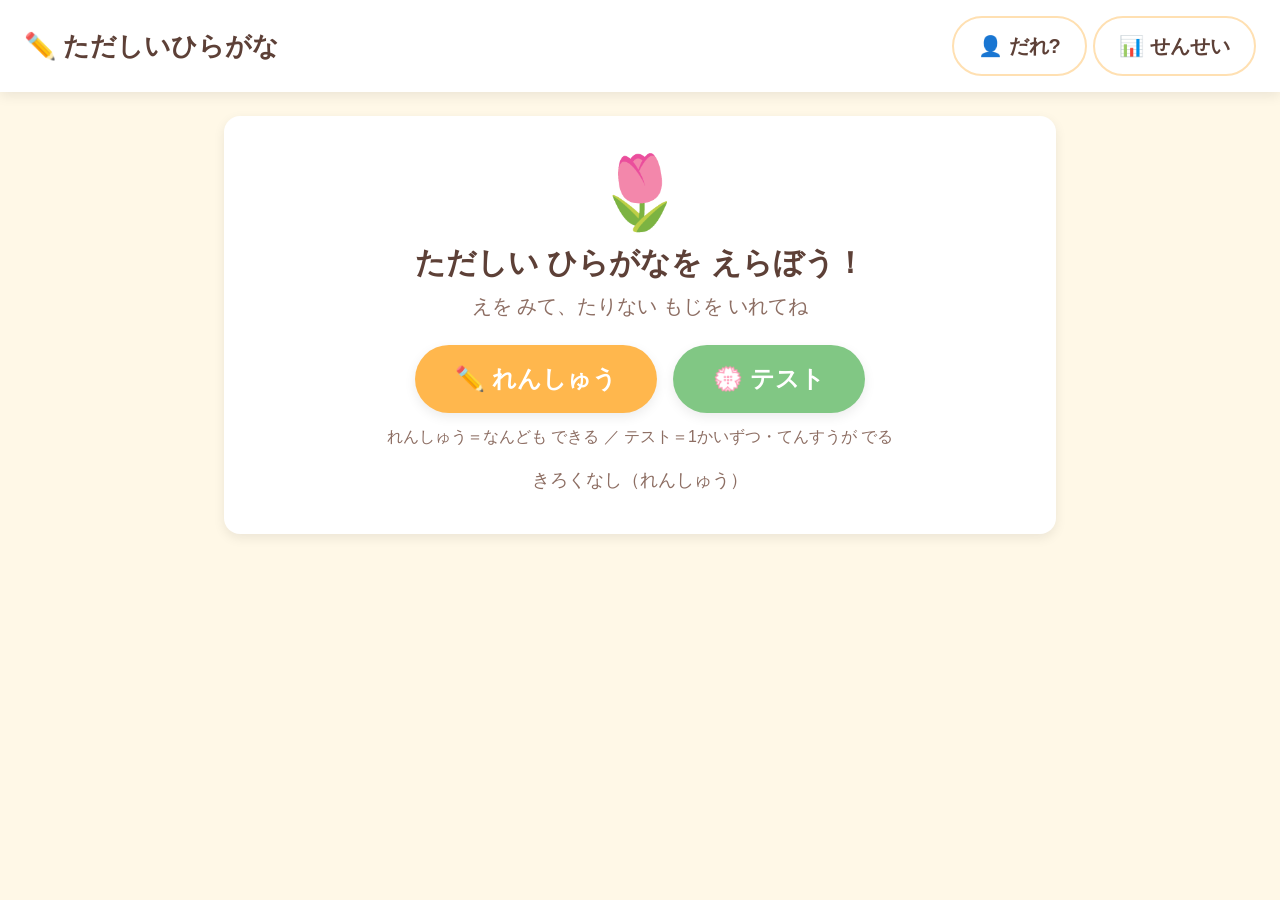
<file: tadashii-hiragana/index.html>
<!DOCTYPE html>
<html lang="ja">
<head>
<meta charset="UTF-8">
<meta name="viewport" content="width=device-width,initial-scale=1">
<title>ただしいひらがな｜ことば あなうめ</title>
<meta name="description" content="えとことばの あなうめで、ただしいひらがなを えらぶ れんしゅうアプリ。支援学級・1年生むけ。">
<meta property="og:title" content="ただしいひらがな">
<meta property="og:description" content="えとことばの あなうめで、ただしいひらがなを えらぶ れんしゅう。">
<meta property="og:type" content="website">
<meta property="og:url" content="https://mararararai-mst.github.io/edu-box/tadashii-hiragana/">
<link rel="stylesheet" href="common.css">
<link rel="stylesheet" href="style.css">
</head>
<body>
<div class="appbar">
  <h1>✏️ ただしいひらがな</h1>
  <div class="header-actions">
    <button class="btn ghost" id="who-btn">👤 だれ?</button>
    <button class="btn ghost" id="teacher-btn">📊 せんせい</button>
  </div>
</div>

<div class="container">
  <!-- スタート -->
  <div id="start" class="card start-card">
    <div class="start-emoji">🌷</div>
    <h2 class="start-title">ただしい ひらがなを えらぼう！</h2>
    <p class="start-sub">えを みて、たりない もじを いれてね</p>
    <div class="mode-buttons">
      <button class="btn big" id="practice-btn">✏️ れんしゅう</button>
      <button class="btn big secondary" id="test-btn">💮 テスト</button>
    </div>
    <p class="mode-hint">れんしゅう＝なんども できる ／ テスト＝1かいずつ・てんすうが でる</p>
    <div class="who-now" id="who-now"></div>
  </div>

  <!-- ゲーム -->
  <div id="game" class="card game hidden">
    <div class="stars" id="stars"></div>
    <div class="qtop">
      <div class="emoji" id="emoji">🐕</div>
      <button class="speak-btn" id="speak-btn" title="もういちど きく">🔊</button>
    </div>
    <div class="word" id="word"></div>
    <div class="options" id="options"></div>
  </div>

  <!-- 結果 -->
  <div id="result" class="card result hidden">
    <div class="result-emoji" id="result-emoji">🎉</div>
    <h2 id="result-title">はなまる ◯こ！</h2>
    <div class="result-stars" id="result-stars"></div>
    <div class="result-detail hidden" id="result-detail"></div>
    <div class="result-actions">
      <button class="btn big" id="again-btn">🔁 もういちど</button>
      <button class="btn ghost big" id="finish-btn">おわる</button>
    </div>
  </div>
</div>

<!-- だれが あそぶ -->
<dialog id="who-dialog" class="dialog">
  <h2>👤 だれが あそぶ？</h2>
  <p class="dim">きろくは えらんだ こに のこります。</p>
  <div class="chip-row" id="who-chips"></div>
  <div class="dialog-actions">
    <button class="btn" id="who-close">きめた</button>
  </div>
</dialog>

<!-- せんせい がめん -->
<dialog id="teacher-dialog" class="dialog">
  <h2>📊 せんせい がめん</h2>

  <h3>せってい</h3>
  <div class="setting-row">
    <span>むずかしさ</span>
    <div class="seg" id="diff-seg">
      <button data-diff="easy">やさしい</button>
      <button data-diff="normal">ふつう</button>
      <button data-diff="hard">むずかしい</button>
      <button data-diff="mix">まぜる</button>
    </div>
  </div>
  <div class="setting-row">
    <span>せいかいの おと</span>
    <label class="switch"><input type="checkbox" id="se-toggle"><span class="slider"></span></label>
  </div>
  <div class="setting-row">
    <span>おとで ヒント（よみあげ）</span>
    <label class="switch"><input type="checkbox" id="sound-toggle"><span class="slider"></span></label>
  </div>
  <div class="setting-row">
    <span>1セットの もんだいすう</span>
    <div class="seg" id="len-seg">
      <button data-len="5">5</button>
      <button data-len="10">10</button>
      <button data-len="15">15</button>
    </div>
  </div>

  <h3>きろく（こども べつ）</h3>
  <div id="records"></div>

  <div class="dialog-actions">
    <button class="btn ghost danger" id="reset-records">きろくを けす</button>
    <button class="btn" id="teacher-close">とじる</button>
  </div>
</dialog>

<script src="common.js"></script>
<script src="app.js"></script>
</body>
</html>
</file>
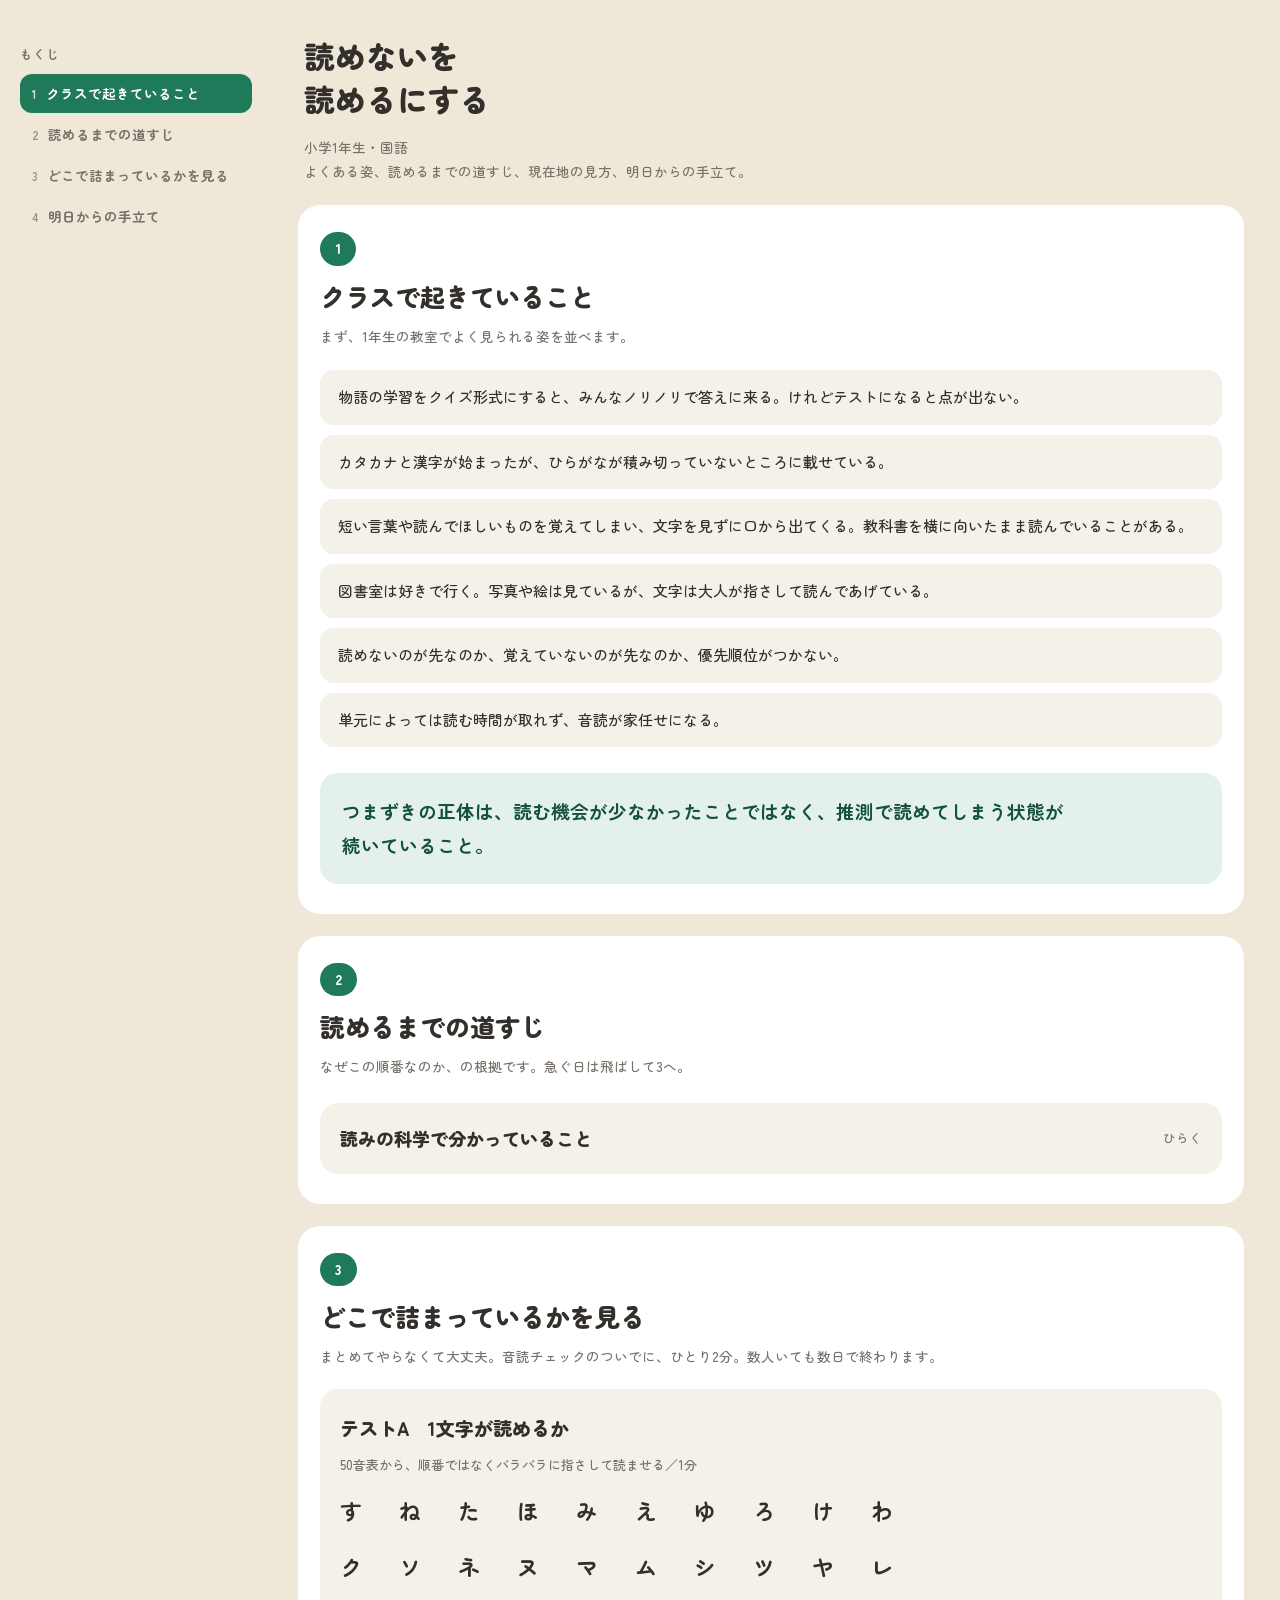
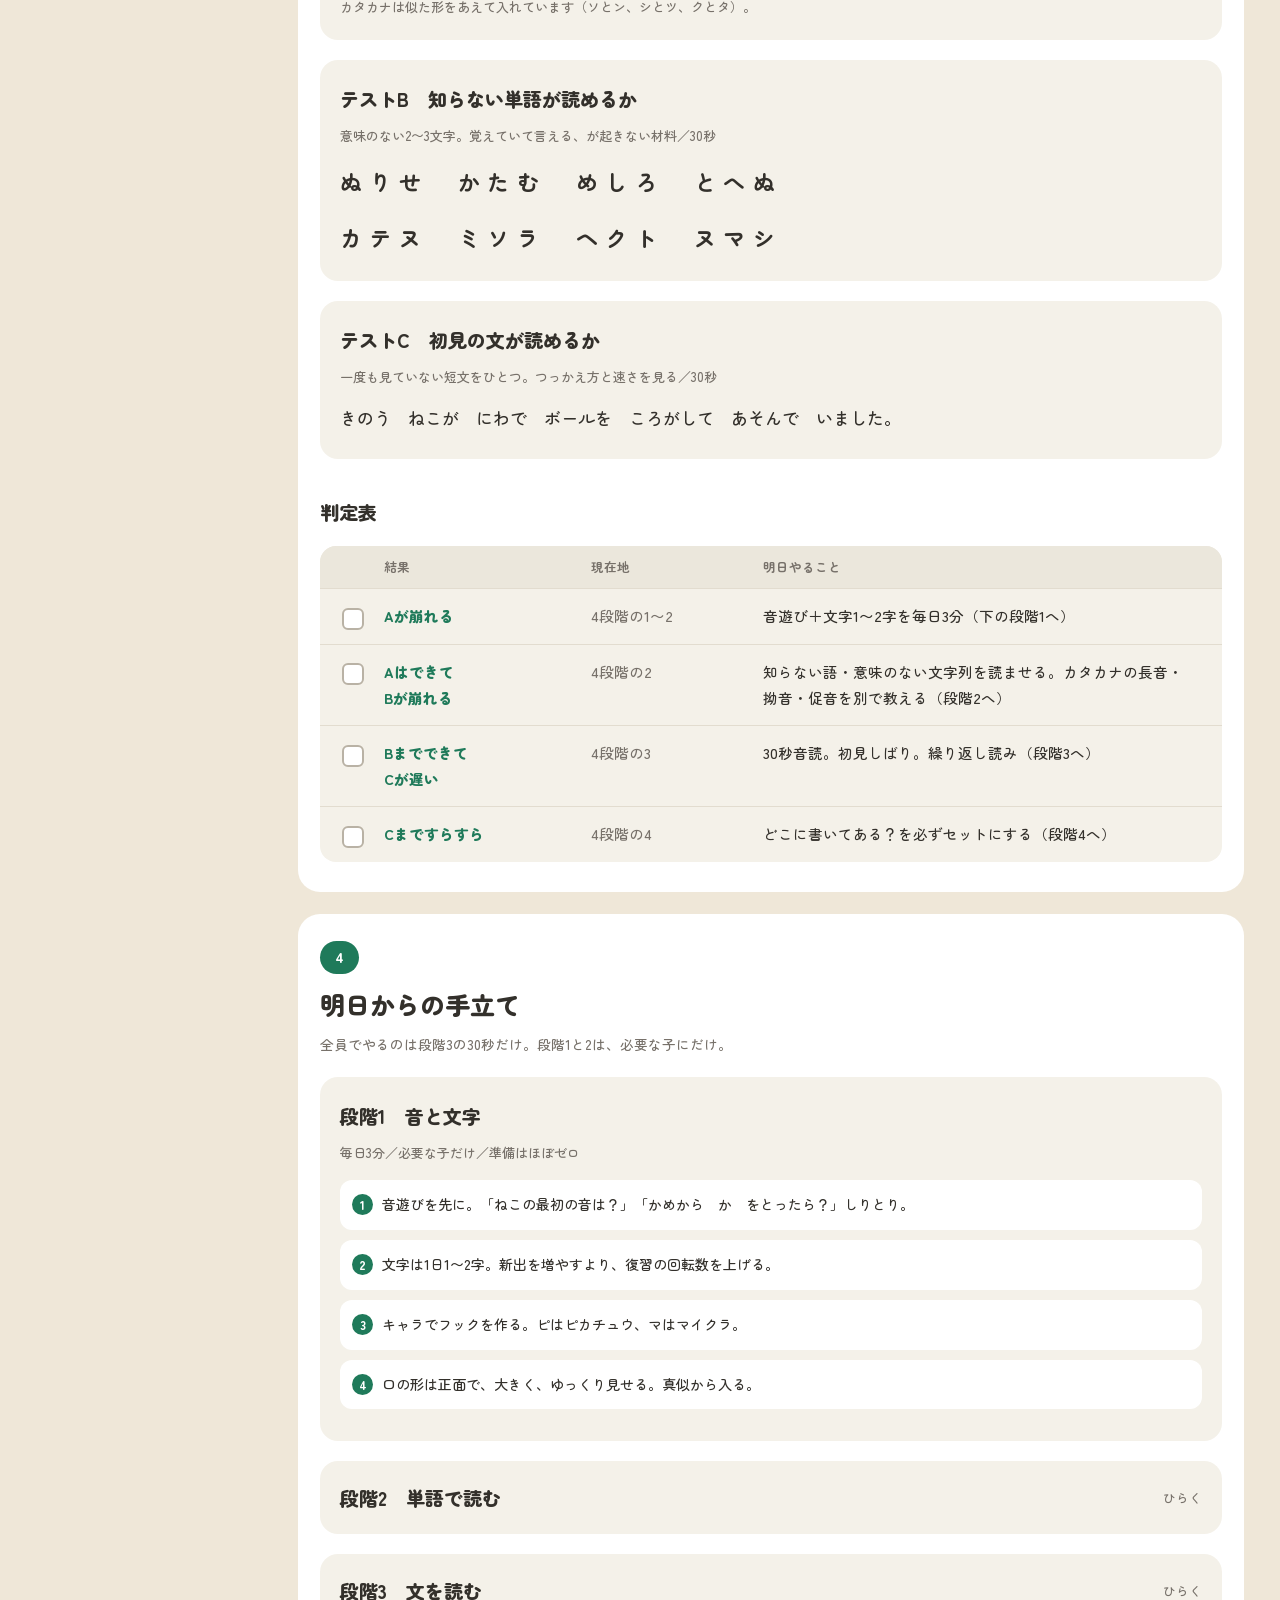
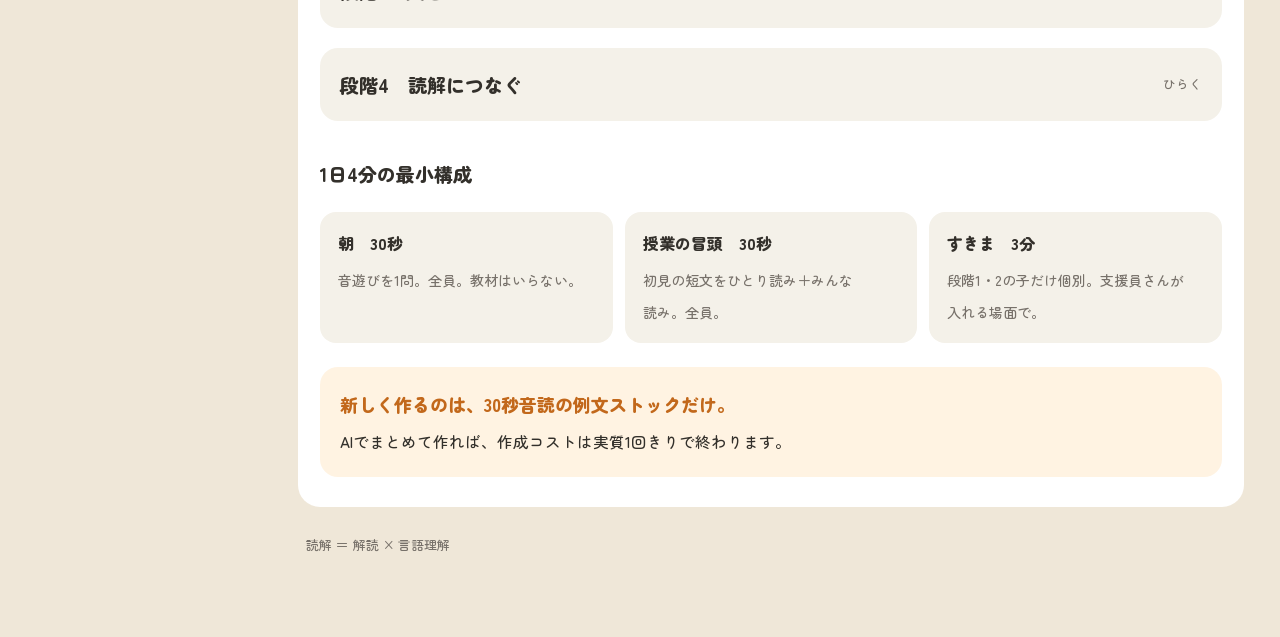
<file: yomi-tebiki/index.html>
<!DOCTYPE html>
<html lang="ja">
<head>
<meta charset="utf-8">
<meta name="viewport" content="width=device-width, initial-scale=1, viewport-fit=cover">
<title>読めないを読めるにする｜1年生の国語・読みの手引き</title>
<meta name="description" content="読解＝解読×言語理解。読めるまでの4段階、いまどこで詰まっているかを2分で見るテスト、明日からできる1日4分の手立て。">
<meta property="og:type" content="article">
<meta property="og:title" content="読めないを読めるにする｜1年生の国語・読みの手引き">
<meta property="og:description" content="読解＝解読×言語理解。読めるまでの4段階、現在地を見る2分テスト、1日4分の手立て。">
<link rel="preconnect" href="https://fonts.googleapis.com">
<link rel="preconnect" href="https://fonts.gstatic.com" crossorigin>
<link href="https://fonts.googleapis.com/css2?family=Zen+Maru+Gothic:wght@500;700;900&display=swap" rel="stylesheet">
<style>
:root{
  --paper:#EFE7D8; --ink:#33302B; --muted:#77716A;
  --panel:#FFFFFF; --box:#F4F1E9; --box2:#F1EEE5;
  --accent:#1F7A5A; --accent-d:#14523E; --accent-bg:#E4F1EA;
  --flag:#C2681B; --flagbg:#FFF3E2; --line:#E2DCCF;
}
*,*::before,*::after{box-sizing:border-box}
body{
  margin:0; background:var(--paper); color:var(--ink);
  font-family:"Zen Maru Gothic","Zen Kaku Gothic New","Hiragino Sans","Yu Gothic",sans-serif;
  font-size:16.5px; line-height:1.95; font-weight:500;
  -webkit-text-size-adjust:100%;
  word-break:auto-phrase; line-break:strict; text-wrap:pretty;
}
.wrap{max-width:1060px; margin:0 auto; padding:34px 16px 80px}

header{padding:0 6px}
h1{font-size:31px; font-weight:900; line-height:1.4; margin:0}
.lede{color:var(--muted); font-size:13.5px; line-height:1.8; margin:14px 0 0}

section{background:var(--panel); border-radius:22px; padding:26px 22px 30px; margin-top:22px}
.snum{display:inline-block; background:var(--accent); color:#fff; font-weight:900;
  font-size:14px; border-radius:999px; padding:3px 15px; margin-bottom:12px}
h2{font-size:25px; font-weight:900; line-height:1.45; margin:0}
.sdesc{color:var(--muted); font-size:13.5px; margin:10px 0 0; line-height:1.8}
h3.sub{font-size:19px; font-weight:900; margin:34px 0 0}

p{margin:18px 0}
ul{margin:22px 0 0; padding:0; list-style:none}
li{background:var(--box); border-radius:14px; padding:13px 18px; margin:10px 0;
  font-size:15px; line-height:1.9}

.pull{margin:26px 0 0; padding:22px; background:var(--accent-bg); border-radius:18px;
  font-size:18.5px; font-weight:700; line-height:1.8; color:var(--accent-d)}

details{margin-top:24px; background:var(--box); border-radius:18px}
summary{cursor:pointer; padding:18px 20px; font-size:18px; font-weight:900;
  list-style:none; display:flex; align-items:center; justify-content:space-between; gap:12px}
summary::-webkit-details-marker{display:none}
summary .hint{font-size:12.5px; color:var(--muted); font-weight:500; white-space:nowrap}
summary .hint::after{content:"とじる"}
details:not([open]) summary .hint::after{content:"ひらく"}
.dbody{padding:0 20px 24px}
.dbody p{font-size:16px}
.dbody li{background:#fff}

figure{margin:24px 0}
figcaption{font-size:13px; color:var(--muted); margin-top:12px; line-height:1.8}
svg{display:block; width:100%; height:auto}

.card{background:var(--box); border-radius:18px; padding:20px 20px 22px; margin:20px 0 0}
.card h3{font-size:19px; font-weight:900; margin:0}
details.stage{padding:0; margin:20px 0 0}
details.stage>summary{padding:18px 20px; font-size:19px}
details.stage .dbody{padding:0 20px 22px}
details.stage .dbody .tag{margin-top:0}
.card li{background:#fff; border-radius:12px}
.card ol{list-style:none; counter-reset:m; margin:16px 0 0; padding:0}
.card ol li{counter-increment:m; position:relative; background:#fff; border-radius:12px;
  margin:10px 0; padding:12px 14px 12px 42px; font-size:14px; line-height:1.85}
.card ol li::before{
  content:counter(m); position:absolute; left:12px; top:14px;
  width:21px; height:21px; border-radius:50%; background:var(--accent); color:#fff;
  font-size:12px; font-weight:900; line-height:21px; text-align:center;
}
.tag{font-size:13px; color:var(--muted); margin:8px 0 0; line-height:1.7}
.mono{font-size:22px; font-weight:700; letter-spacing:.34em; line-height:2.0; margin:12px 0 0}
.sample{font-size:17px; line-height:2.15; margin:12px 0 0}

table.judge{width:100%; border-collapse:separate; border-spacing:0; margin:16px 0 0;
  background:var(--box); border-radius:16px; overflow:hidden; table-layout:fixed}
table.judge th{font-size:12.5px; font-weight:700; color:var(--muted); text-align:left;
  padding:12px 12px; background:#EBE7DC; line-height:1.5}
table.judge td{font-size:14.5px; line-height:1.8; text-align:left; vertical-align:top;
  padding:14px 12px; border-top:1px solid var(--line)}
table.judge th:first-child,table.judge td:first-child{padding-left:16px}
table.judge th:last-child,table.judge td:last-child{padding-right:16px}
table.judge col.c0{width:52px} table.judge col.c1{width:23%}
table.judge col.c2{width:19%} table.judge col.c3{width:auto}
table.judge tbody tr{cursor:pointer}
table.judge tbody tr:hover td{background:#EFEBE0}
table.judge tr.on td{background:#DDEDE4}
table.judge td.chk{text-align:center; padding-left:14px; padding-right:0}
table.judge input[type=checkbox]{
  appearance:none; -webkit-appearance:none; width:22px; height:22px; margin:0;
  border:2px solid #B9B2A5; border-radius:6px; background:#fff; cursor:pointer;
  vertical-align:middle; position:relative;
}
table.judge input[type=checkbox]:checked{background:var(--accent); border-color:var(--accent)}
table.judge input[type=checkbox]:checked::after{
  content:""; position:absolute; left:6px; top:2px; width:5px; height:10px;
  border:solid #fff; border-width:0 2.5px 2.5px 0; transform:rotate(42deg);
}
table.judge td.res{font-weight:900; color:var(--accent)}
table.judge td.pos{color:var(--muted)}
@media (max-width:430px){
  table.judge th{font-size:11.5px; padding:10px 8px}
  table.judge td{font-size:13px; padding:12px 8px; line-height:1.7}
  table.judge th:first-child,table.judge td:first-child{padding-left:12px}
  table.judge th:last-child,table.judge td:last-child{padding-right:12px}
}

.clock{display:flex; flex-wrap:wrap; gap:12px; margin:20px 0 0}
.clock div{flex:1 1 200px; background:var(--box); border-radius:16px; padding:16px 18px}
.clock strong{display:block; font-weight:900; font-size:16px; margin-bottom:4px}
.clock span{font-size:14px; color:var(--muted); line-height:1.8}

.flag{margin:24px 0 0; padding:20px; background:var(--flagbg); border-radius:18px;
  font-size:15.5px; line-height:1.9}
.flag b{display:block; font-size:18px; font-weight:900; color:var(--flag); margin-bottom:6px}

footer{margin-top:26px; padding:0 8px; font-size:13px; color:var(--muted); line-height:1.9}
.layout{display:block}
.toc{display:none}
@media (min-width:1040px){
  .layout{display:flex; justify-content:center; align-items:flex-start; gap:30px;
    padding:0 20px}
  .layout .wrap{margin:0; flex:0 1 1060px; min-width:0}
  .toc{
    display:block; position:sticky; top:40px; margin-top:44px;
    flex:0 0 232px; width:232px;
    font-size:13.5px; line-height:1.7;
  }
  .toc .tt{font-size:12px; color:var(--muted); font-weight:700; letter-spacing:.08em; margin-bottom:10px}
  .toc a{
    display:flex; gap:9px; align-items:baseline;
    padding:8px 12px; margin:2px 0; border-radius:12px;
    color:var(--muted); text-decoration:none; font-weight:700;
    transition:background .12s, color .12s;
  }
  .toc a .n{font-size:12px; opacity:.7}
  .toc a:hover{background:#E7DFCF; color:var(--ink)}
  .toc a.on{background:var(--accent); color:#fff}
  .toc a.on .n{opacity:.8}
}
html{scroll-behavior:smooth}
section{scroll-margin-top:24px}

a{color:var(--accent)}
:focus-visible{outline:3px solid var(--accent); outline-offset:3px}
@media (max-width:430px){
  .wrap{padding:26px 12px 64px}
  h1{font-size:27px} h2{font-size:22px}
  section{padding:22px 16px 26px; border-radius:18px}
  .mono{letter-spacing:.24em; font-size:20px}
}
</style>
</head>
<body>
<div class="layout">
<nav class="toc" aria-label="目次">
  <div class="tt">もくじ</div>
  <a href="#s1"><span class="n">1</span>クラスで起きていること</a>
  <a href="#s2"><span class="n">2</span>読めるまでの道すじ</a>
  <a href="#s3"><span class="n">3</span>どこで詰まっているかを見る</a>
  <a href="#s4"><span class="n">4</span>明日からの手立て</a>
</nav>

<div class="wrap">

<header>
  <h1>読めないを<br>読めるにする</h1>
  <p class="lede">小学1年生・国語<br>よくある姿、読めるまでの道すじ、現在地の見方、明日からの手立て。</p>
</header>

<section id="s1">
  <div class="snum">1</div>
  <h2>クラスで起きていること</h2>
  <p class="sdesc">まず、1年生の教室でよく見られる姿を並べます。</p>
  <ul><li>物語の学習をクイズ形式にすると、みんなノリノリで答えに来る。けれどテストになると点が出ない。</li><li>カタカナと漢字が始まったが、ひらがなが積み切っていないところに載せている。</li><li>短い言葉や読んでほしいものを覚えてしまい、文字を見ずに口から出てくる。教科書を横に向いたまま読んでいることがある。</li><li>図書室は好きで行く。写真や絵は見ているが、文字は大人が指さして読んであげている。</li><li>読めないのが先なのか、覚えていないのが先なのか、優先順位がつかない。</li><li>単元によっては読む時間が取れず、音読が家任せになる。</li></ul>
  <p class="pull">つまずきの正体は、読む機会が少なかったことではなく、推測で読めてしまう状態が続いていること。</p>
</section>

<section id="s2">
  <div class="snum">2</div>
  <h2>読めるまでの道すじ</h2>
  <p class="sdesc">なぜこの順番なのか、の根拠です。急ぐ日は飛ばして3へ。</p>

  <details>
    <summary>読みの科学で分かっていること<span class="hint"></span></summary>
    <div class="dbody">
      <p>読解力は、解読（文字を音にする）と言語理解の掛け算でできています。どちらかがゼロなら読解はゼロ。クイズは盛り上がるのにテストが伸びないのは、言語理解は動いていたのに解読が足りていなかった、と説明がつきます。</p>
      <figure><svg viewBox="0 0 680 460" role="img" aria-labelledby="t1 d1"><title id="t1">話し言葉から読解までの道すじ</title><desc id="d1">話し言葉と語彙を土台に、音韻意識、文字と音の対応、解読、流暢性を経て読解に至る流れ</desc><defs><marker id="ar" viewBox="0 0 10 10" refX="8" refY="5" markerWidth="6" markerHeight="6" orient="auto-start-reverse"><path d="M2 1L8 5L2 9" fill="none" stroke="#B9B2A5" stroke-width="1.8" stroke-linecap="round" stroke-linejoin="round"/></marker></defs><rect x="0" y="0" width="680" height="62" rx="14" fill="#F1EEE5"/><text x="22" y="27" font-size="17" font-weight="700" fill="#33302B">土台　話し言葉と語彙</text><text x="22" y="48" font-size="13.5" fill="#77716A">聞いて分かる言葉の量　経験と結びついた意味</text><line x1="340" y1="65" x2="340" y2="80" stroke="#B9B2A5" stroke-width="2" marker-end="url(#ar)"/><rect x="0" y="84" width="680" height="62" rx="14" fill="#F1EEE5"/><text x="22" y="111" font-size="17" font-weight="700" fill="#33302B">1　音韻意識</text><text x="22" y="132" font-size="13.5" fill="#77716A">ねこを　ね・こ　に分けられる　文字より先に育つ</text><line x1="340" y1="149" x2="340" y2="164" stroke="#B9B2A5" stroke-width="2" marker-end="url(#ar)"/><rect x="0" y="168" width="680" height="62" rx="14" fill="#D9EBE2"/><text x="22" y="195" font-size="17" font-weight="700" fill="#14523E">2　文字と音の対応</text><text x="22" y="216" font-size="13.5" fill="#77716A">この形はこの音　経験からは導けない　教える領域</text><line x1="340" y1="233" x2="340" y2="248" stroke="#B9B2A5" stroke-width="2" marker-end="url(#ar)"/><rect x="0" y="252" width="680" height="62" rx="14" fill="#F1EEE5"/><text x="22" y="279" font-size="17" font-weight="700" fill="#33302B">3　解読</text><text x="22" y="300" font-size="13.5" fill="#77716A">音をつないで語にする　知らない語も読める</text><line x1="340" y1="317" x2="340" y2="332" stroke="#B9B2A5" stroke-width="2" marker-end="url(#ar)"/><rect x="0" y="336" width="680" height="62" rx="14" fill="#F1EEE5"/><text x="22" y="363" font-size="17" font-weight="700" fill="#33302B">4　流暢性</text><text x="22" y="384" font-size="13.5" fill="#77716A">自動化して負荷が消える　量でしか来ない</text><line x1="340" y1="401" x2="340" y2="416" stroke="#B9B2A5" stroke-width="2" marker-end="url(#ar)"/><rect x="0" y="420" width="680" height="40" rx="14" fill="#1F7A5A"/><text x="340" y="446" font-size="17" font-weight="700" text-anchor="middle" fill="#FFFFFF">読解　＝　ここまでの解読　×　土台の言語理解</text></svg>
        <figcaption>土台と1は入学前からかなり育っている。ただし2だけは、経験では埋まらない。りんごを多角的に経験して覚えるのとは別の話で、ここは短く直接教えたほうが速い。</figcaption>
      </figure>
      <p>この道すじの2から4を、語の読み方という角度から拡大すると、次の4段階になります。</p>
      <figure><svg viewBox="0 0 680 314" role="img" aria-labelledby="t2 d2"><title id="t2">語を読めるようになるまでの4段階</title><desc id="d2">文字を使わない段階から、部分的な手がかり、一字ずつの解読、まとまりでの認識へ進む段階</desc><rect x="0" y="0" width="680" height="62" rx="14" fill="#F1EEE5"/><text x="22" y="27" font-size="17" font-weight="700" fill="#33302B">1　文字を使っていない</text><text x="22" y="48" font-size="13.5" fill="#77716A">看板の形や色で当てる　文字は見ていない</text><line x1="340" y1="65" x2="340" y2="80" stroke="#B9B2A5" stroke-width="2" marker-end="url(#ar)"/><rect x="0" y="84" width="680" height="62" rx="14" fill="#FBE7CE"/><text x="22" y="111" font-size="17" font-weight="700" fill="#8E4A0C">2　一部の文字を手がかりにする</text><text x="22" y="132" font-size="13.5" fill="#77716A">最初の一字と記憶で推測　似た語で取り違える</text><line x1="340" y1="149" x2="340" y2="164" stroke="#B9B2A5" stroke-width="2" marker-end="url(#ar)"/><rect x="0" y="168" width="680" height="62" rx="14" fill="#D9EBE2"/><text x="22" y="195" font-size="17" font-weight="700" fill="#14523E">3　全部の文字を音に変える</text><text x="22" y="216" font-size="13.5" fill="#77716A">知らない語も読める　遅いが正確　ここが分かれ目</text><line x1="340" y1="233" x2="340" y2="248" stroke="#B9B2A5" stroke-width="2" marker-end="url(#ar)"/><rect x="0" y="252" width="680" height="62" rx="14" fill="#F1EEE5"/><text x="22" y="279" font-size="17" font-weight="700" fill="#33302B">4　まとまりで一瞬に読む</text><text x="22" y="300" font-size="13.5" fill="#77716A">解読の負荷が消え　理解に余力が回る</text></svg>
        <figcaption>覚えた言葉が文字を見ずに口から出てくるのは、段階2のど真ん中の姿。サボっているのではなく、発達段階としてそこにいる。</figcaption>
      </figure>
      <ul><li>段階2は推測が効くので、短い文なら読めているように見えてしまう。だから発見が遅れる。</li><li>段階2から3への移行が、いちばん自力では起きにくい。推測でうまくいっている間は、全部の文字を音に変える理由がないから。</li><li>子どもは、自分で一字ずつ解読した経験を通して、その語の形を丸ごと記憶に焼きつける。つまり自力で解読する機会そのものが教材になる。</li><li>だから、推測が効かない材料を出すしかない。それが初見の文であり、意味のない文字列。</li><li>段階4は量でしか来ない。逆に、段階3に届いていない子に量を積んでも段階4には届かない。</li></ul>
    </div>
  </details>
</section>

<section id="s3">
  <div class="snum">3</div>
  <h2>どこで詰まっているかを見る</h2>
  <p class="sdesc">まとめてやらなくて大丈夫。音読チェックのついでに、ひとり2分。数人いても数日で終わります。</p>

  <div class="card">
    <h3>テストA　1文字が読めるか</h3>
    <p class="tag">50音表から、順番ではなくバラバラに指さして読ませる／1分</p>
    <p class="mono">す　ね　た　ほ　み　え　ゆ　ろ　け　わ</p>
    <p class="mono">ク　ソ　ネ　ヌ　マ　ム　シ　ツ　ヤ　レ</p>
    <p class="tag">カタカナは似た形をあえて入れています（ソとン、シとツ、クとタ）。</p>
  </div>

  <div class="card">
    <h3>テストB　知らない単語が読めるか</h3>
    <p class="tag">意味のない2〜3文字。覚えていて言える、が起きない材料／30秒</p>
    <p class="mono">ぬりせ　かたむ　めしろ　とへぬ</p>
    <p class="mono">カテヌ　ミソラ　ヘクト　ヌマシ</p>
  </div>

  <div class="card">
    <h3>テストC　初見の文が読めるか</h3>
    <p class="tag">一度も見ていない短文をひとつ。つっかえ方と速さを見る／30秒</p>
    <p class="sample">きのう　ねこが　にわで　ボールを　ころがして　あそんで　いました。</p>
  </div>

  <h3 class="sub">判定表</h3>
  <table class="judge"><colgroup><col class="c0"><col class="c1"><col class="c2"><col class="c3"></colgroup><thead><tr><th></th><th>結果</th><th>現在地</th><th>明日やること</th></tr></thead><tbody><tr><td class="chk"><input type="checkbox" aria-label="Aが崩れる"></td><td class="res">Aが崩れる</td><td class="pos">4段階の1〜2</td><td>音遊び＋文字1〜2字を毎日3分（下の段階1へ）</td></tr><tr><td class="chk"><input type="checkbox" aria-label="AはできてBが崩れる"></td><td class="res">Aはできて<br>Bが崩れる</td><td class="pos">4段階の2</td><td>知らない語・意味のない文字列を読ませる。カタカナの長音・拗音・促音を別で教える（段階2へ）</td></tr><tr><td class="chk"><input type="checkbox" aria-label="BまでできてCが遅い"></td><td class="res">Bまでできて<br>Cが遅い</td><td class="pos">4段階の3</td><td>30秒音読。初見しばり。繰り返し読み（段階3へ）</td></tr><tr><td class="chk"><input type="checkbox" aria-label="Cまですらすら"></td><td class="res">Cまですらすら</td><td class="pos">4段階の4</td><td>どこに書いてある？を必ずセットにする（段階4へ）</td></tr></tbody></table>
</section>

<section id="s4">
  <div class="snum">4</div>
  <h2>明日からの手立て</h2>
  <p class="sdesc">全員でやるのは段階3の30秒だけ。段階1と2は、必要な子にだけ。</p>
  <div class="card"><h3>段階1　音と文字</h3><p class="tag">毎日3分／必要な子だけ／準備はほぼゼロ</p><ol><li>音遊びを先に。「ねこの最初の音は？」「かめから　か　をとったら？」しりとり。</li><li>文字は1日1〜2字。新出を増やすより、復習の回転数を上げる。</li><li>キャラでフックを作る。ピはピカチュウ、マはマイクラ。</li><li>口の形は正面で、大きく、ゆっくり見せる。真似から入る。</li></ol></div><details class="card stage"><summary>段階2　単語で読む<span class="hint"></span></summary><div class="dbody"><p class="tag">すきま3分／必要な子だけ</p><ol><li>順番は、知っている語 → 知らない語 → 意味のない文字列。</li><li>カタカナの特殊音だけ独立して教える。長音（ー）、拗音（ャュョ）、促音（ッ）。</li><li>視写プリントはここで使う。写したあと、必ず声に出させる。</li></ol></div></details><details class="card stage"><summary>段階3　文を読む<span class="hint"></span></summary><div class="dbody"><p class="tag">授業の冒頭30秒／全員</p><ol><li>条件は3つ。初見であること、ひらがなとカタカナだけ、30秒で読み切れる長さ。</li><li>地の文は素直に。キャラ名だけご褒美にする。</li><li>日替わりでひとり読み、そのあとみんなで読む。</li><li>週1回、同じ文を3回読むタイムアタック。1回目より3回目が速い体験をつくる。</li></ol><p class="sample">カビゴンが　ごはんを　たべすぎて　おなかが　いたく　なりました。<br>ピカチュウが　きの　うえで　ねむって　いたら、みが　おちて　きました。<br>クリーパーが　しずかに　ちかづいて　きたので、みんなで　にげました。<br>ゾンビが　よるに　あらわれて、まどを　たたいて　いました。</p></div></details><details class="card stage"><summary>段階4　読解につなぐ<span class="hint"></span></summary><div class="dbody"><p class="tag">単元の中で</p><ol><li>読み取りの前に必ず音読。先生が読む → 一緒に読む → ひとりで読む。</li><li>問いに「どこに書いてある？指さして」を必ずセットにする。</li><li>スペシャル問題（どんな気持ちだった）は残す。ただし本文に戻る動きとセットで。</li></ol></div></details>
  <h3 class="sub">1日4分の最小構成</h3>
  <div class="clock"><div><strong>朝　30秒</strong><span>音遊びを1問。全員。教材はいらない。</span></div><div><strong>授業の冒頭　30秒</strong><span>初見の短文をひとり読み＋みんな読み。全員。</span></div><div><strong>すきま　3分</strong><span>段階1・2の子だけ個別。支援員さんが入れる場面で。</span></div></div>
  <p class="flag"><b>新しく作るのは、30秒音読の例文ストックだけ。</b>AIでまとめて作れば、作成コストは実質1回きりで終わります。</p>
</section>

<footer>読解 ＝ 解読 × 言語理解</footer>

</div>
</div>
<script>
(function(){
  var links = [].slice.call(document.querySelectorAll('.toc a'));
  if(!links.length) return;
  var secs = links.map(function(a){ return document.querySelector(a.getAttribute('href')); });
  function update(){
    var line = window.innerHeight * 0.3, cur = 0;
    secs.forEach(function(sec, i){ if(sec && sec.getBoundingClientRect().top <= line) cur = i; });
    links.forEach(function(a, i){ a.classList.toggle('on', i === cur); });
  }
  var tick = false;
  window.addEventListener('scroll', function(){
    if(tick) return; tick = true;
    requestAnimationFrame(function(){ update(); tick = false; });
  }, {passive:true});
  window.addEventListener('resize', update);
  update();
})();
(function(){
  var rows = [].slice.call(document.querySelectorAll('table.judge tbody tr'));
  rows.forEach(function(tr){
    var box = tr.querySelector('input[type=checkbox]');
    if(!box) return;
    function sync(){ tr.classList.toggle('on', box.checked); }
    tr.addEventListener('click', function(e){
      if(e.target !== box){ box.checked = !box.checked; }
      sync();
    });
    box.addEventListener('change', sync);
  });
})();
</script>
</body>
</html>
</file>
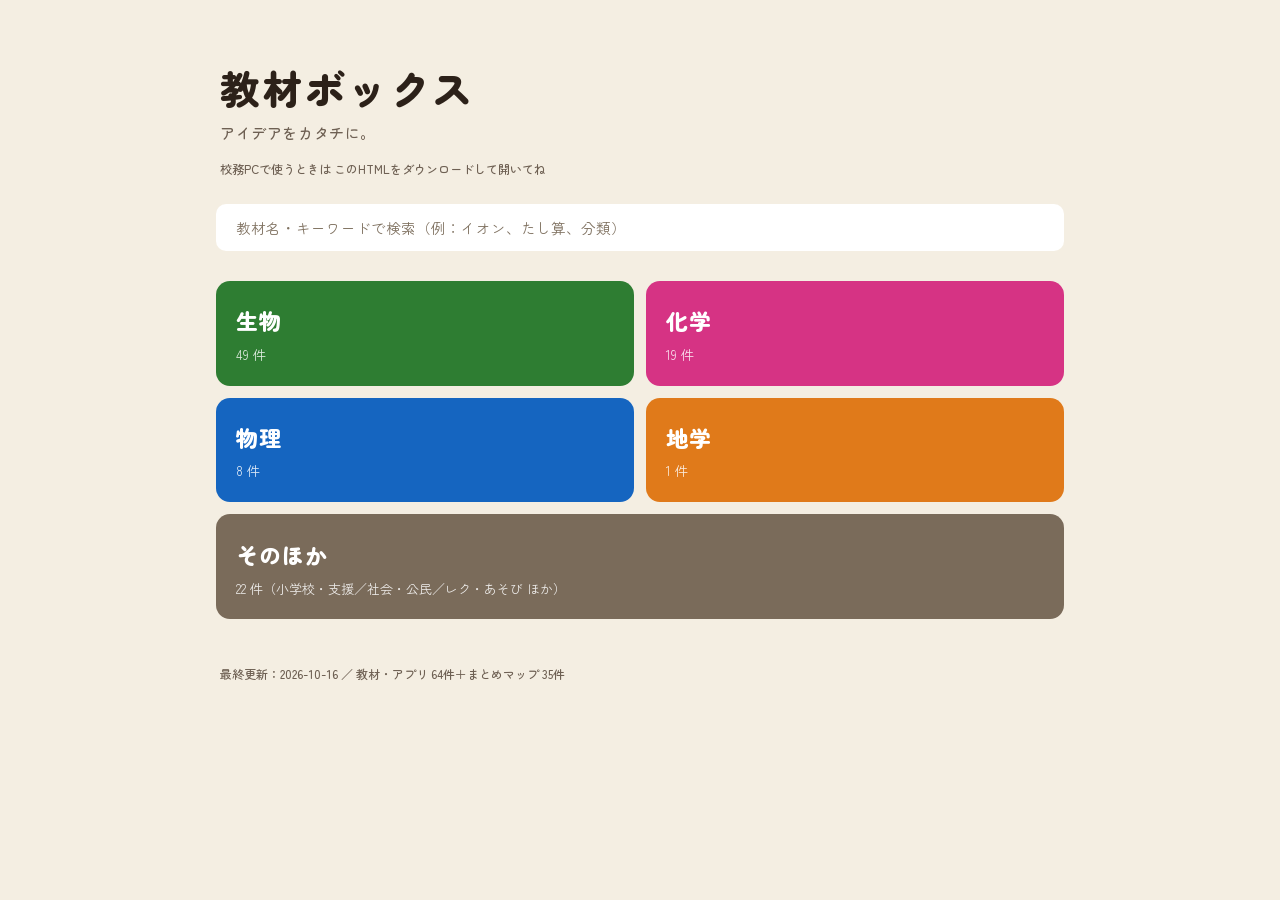
<file: 教材ボックス.html>
<!DOCTYPE html>
<html lang="ja">
<head>
<meta charset="UTF-8">
<meta name="viewport" content="width=device-width, initial-scale=1">
<title>教材ボックス ｜ アイデアをカタチに</title>
<meta name="description" content="授業で使えるインタラクティブ教材・シミュレーション・まとめマップの一覧。中学理科を中心に、小学校・支援学級・社会科まで。">
<meta property="og:title" content="教材ボックス ｜ アイデアをカタチに">
<meta property="og:description" content="授業で使えるインタラクティブ教材・シミュレーション・まとめマップの一覧。中学理科を中心に、小学校・支援学級・社会科まで。">
<meta property="og:type" content="website">
<meta property="og:url" content="https://mararararai-mst.github.io/edu-box/">
<meta property="og:site_name" content="教材ボックス">
<meta name="twitter:card" content="summary">
<link rel="preconnect" href="https://fonts.googleapis.com">
<link rel="preconnect" href="https://fonts.gstatic.com" crossorigin>
<link href="https://fonts.googleapis.com/css2?family=Zen+Maru+Gothic:wght@500;700;900&display=swap" rel="stylesheet">
<style>
* { box-sizing: border-box; margin: 0; padding: 0; }
body {
  font-family: "Zen Maru Gothic", "Hiragino Maru Gothic ProN", "Meiryo", sans-serif;
  font-weight: 500;
  background: #F4EEE2;
  color: #2C2119;
  -webkit-text-size-adjust: 100%;
  text-wrap: pretty;
  word-break: auto-phrase;
}
.wrap { max-width: 880px; margin: 0 auto; padding: 24px 16px 70px; }

/* ── ヘッダー ── */
.hd { padding: 40px 4px 26px; }
.hd h1 { font-size: 40px; font-weight: 900; letter-spacing: .06em; line-height: 1.2; }
.hd .sub { font-size: 15px; color: #6E6053; margin-top: 10px; letter-spacing: .04em; }
.hd .note { font-size: 12px; color: #6E6053; margin-top: 16px; line-height: 1.6; }

/* ── 中に入ったときの見出し ── */
.back {
  border: none; font-family: inherit; cursor: pointer; background: #FFFFFF;
  color: #7A6B5A; font-size: 13px; font-weight: 700;
  padding: 9px 18px; border-radius: 999px; margin: 18px 0 20px;
}
.now { font-size: 26px; font-weight: 900; letter-spacing: .05em; margin-bottom: 20px; line-height: 1.3; }

/* ── 検索 ── */
.sb { margin: 0 0 30px; }
.sb input {
  width: 100%; padding: 13px 20px; font-family: inherit; font-size: 14.5px;
  border: none; border-radius: 10px; background: #FFFFFF; color: #2C2119; outline: none;
}
.sb input::placeholder { color: #7F7160; }
.sb input:focus { box-shadow: 0 0 0 3px rgba(122,107,90,.14); }

/* ── 入り口タイル（2列×2段＋そのほか） ── */
.tiles { display: grid; grid-template-columns: repeat(2, 1fr); gap: 12px; }
.tile {
  border: none; font-family: inherit; text-align: left; cursor: pointer;
  border-radius: 14px; padding: 26px 20px 22px; color: #fff; display: block;
}
.tile .tn { font-size: 22px; font-weight: 900; letter-spacing: .04em; line-height: 1.25; text-wrap: balance; }
.tile .tc { font-size: 13px; opacity: .85; margin-top: 10px; }
.tile.empty { background: #DED5C6; color: #625648; cursor: default; }
.other {
  border: none; font-family: inherit; text-align: left; cursor: pointer;
  border-radius: 14px; padding: 24px 20px 20px; color: #fff; display: block;
  background: #7A6B5A; margin-top: 12px; width: 100%;
}
.other .tn { font-size: 22px; font-weight: 900; letter-spacing: .04em; }
.other .tc { font-size: 13px; opacity: .85; margin-top: 9px; line-height: 1.5; }
@media (max-width: 560px) { .tiles { grid-template-columns: 1fr; } }

/* ── 区分へ跳ぶボタン ── */
.jumps { display: flex; flex-wrap: wrap; gap: 8px; margin: 0 0 30px; }
.jump {
  border: none; font-family: inherit; cursor: pointer;
  font-size: 13.5px; font-weight: 700; padding: 9px 16px; border-radius: 999px;
  background: #FFFFFF; color: #6B5B49; display: flex; align-items: center; gap: 8px;
}
.jump .jq { width: 11px; height: 11px; border-radius: 3px; flex: none; }
.jump .jc { color: #6E6053; font-weight: 500; }

/* ── 区分の見出し ── */
.cat { margin-bottom: 36px; scroll-margin-top: 14px; }
.cat-h { display: flex; align-items: center; gap: 12px; margin-bottom: 15px; }
.cat-h .sq { width: 18px; height: 18px; border-radius: 5px; flex: none; }
.cat-h .nm { font-size: 21px; font-weight: 900; letter-spacing: .05em; text-wrap: balance; }
.cat-h .ct { font-size: 13px; color: #6E6053; }

/* ── まとめマップの章帯 ── */
.band {
  border: none; font-family: inherit; text-align: left; cursor: pointer; width: 100%;
  background: #EDE4D5; color: #6B5B49; border-radius: 10px;
  padding: 11px 16px; margin: 0 0 12px; font-size: 13.5px; font-weight: 700;
  display: flex; align-items: center; gap: 10px;
}
.band .tri { font-size: 11px; width: 1em; flex: none; }
.band .bc { font-weight: 500; color: #6B5B49; font-size: 12.5px; margin-left: auto; text-align: right; }
.band + .grid { margin-bottom: 18px; }

/* ── カード ── */
.grid { display: grid; grid-template-columns: repeat(auto-fill, minmax(258px, 1fr)); gap: 12px; }
.c {
  display: block; text-decoration: none; background: #FFFFFF; color: #2C2119;
  border-radius: 12px; padding: 16px 16px 14px; position: relative; overflow: hidden;
}
.c .bar { position: absolute; left: 0; top: 0; bottom: 0; width: 9px; }
.c .in { padding-left: 9px; }
.c .ti { font-size: 16.5px; font-weight: 900; line-height: 1.4; margin-bottom: 6px; text-wrap: balance; }

.c .de { font-size: 11.5px; color: #7A6B5A; line-height: 1.6; margin-bottom: 10px; }
.c .wd {
  font-size: 11px; color: #6B5B49; background: #F6EFE3;
  padding: 7px 10px; border-radius: 8px; margin-bottom: 10px; line-height: 1.7;
}
.c .me { font-size: 11px; color: #6E6053; text-wrap: balance; }
/* NEWは見出しの横幅を奪わないよう、ページ数の行に置く
   （アイコンを外したことで見出しが最上段に来て、右上だと重なるため） */
.c .nw {
  display: inline-block; background: #C42A4C; color: #fff;
  font-size: 11px; font-weight: 900; padding: 1px 7px; border-radius: 4px;
  letter-spacing: .06em; margin-right: 7px;
}

.no-hit { color: #6E6053; font-size: 14px; padding: 36px 4px 60px; line-height: 1.8; }
footer { margin-top: 44px; font-size: 12px; color: #6E6053; padding: 0 4px; line-height: 1.8; }
</style>
</head>
<body>
<div class="wrap">
  <div id="top"></div>
  <div class="sb"><input id="q" type="search" placeholder="教材名・キーワードで検索（例：イオン、たし算、分類）" autocomplete="off"></div>
  <div id="app"></div>
  <footer id="footer"></footer>
</div>

<script>
/* ════════════════════════════════════════════════
   教材データ（新しい教材はここに1エントリ足すだけ。
   件数・章のマップ数・フッターは自動計算されます）
   badge: 生物/化学/物理/地学/支援/算数/社会/レク/幼児
   added: 追加日（21日以内は NEW バッジが自動でつく）
════════════════════════════════════════════════ */
const ITEMS = [

// ── 中1理科 ──
{cat:"chu1", badge:"生物", icon:"🌱", title:"生物分類ゲーム",
 desc:"秘密のルール当てゲーム＋カード＋クイズ＋まとめマップ",
 meta:"中1理科 P.22-25", href:"https://mararararai-mst.github.io/ikimono-wakeru/", added:"2026-05-09"},

{cat:"chu1", badge:"化学", icon:"🕵️", title:"白い粉末ミステリーラボ",
 desc:"ラベルのとれた4つの白い粉末の正体を、ルーペ・水・加熱の実験で推理。ランク認定つき",
 meta:"中1理科 P.84-89", href:"https://mararararai-mst.github.io/white-powder-lab/", added:"2026-07-06"},

{cat:"chu1", badge:"化学", icon:"🔥", title:"ガスバーナー教習所",
 desc:"学科（粒子で見る炎）→技能検定→路上教習（事件8連発）→卒業検定。合格で免許証を印刷",
 meta:"中1理科 P.86", href:"https://mararararai-mst.github.io/gas-burner-kentei/", added:"2026-07-07"},

{cat:"chu1", badge:"化学", icon:"🥤", title:"水溶液ラボ",
 desc:"予想→実験で「とける」をつかみ、粒子モデルで見る。100マスでパーセントの意味と「なぜ100をかけるのか」まで",
 meta:"中1理科 P.102-107", href:"https://mararararai-mst.github.io/suiyoueki-lab/", added:"2026-09-09"},

{cat:"chu1", badge:"化学", icon:"💎", title:"溶解度ラボ",
 desc:"スプーン1杯ずつ入れて限界を体で知る→温度を動かすとビーカー・グラフ・表・式が同時に動く。冷やすと何g出るかまで",
 meta:"中1理科 P.108-114", href:"https://mararararai-mst.github.io/yokaido-lab/", added:"2026-09-16"},

{cat:"chu1", badge:"物理", icon:"🔍", title:"光を集めろ！像をつくれ！\n凸レンズのひみつ",
 desc:"光源とスクリーンを動かすと、3本の作図線とスクリーンの像が同時に動く。実像・虚像の決まりを自分で発見",
 meta:"中1理科 P.152-157", href:"https://mararararai-mst.github.io/totsu-lens-lab/", added:"2026-07-30"},

{cat:"chu1", badge:"物理", icon:"📷", title:"凸レンズとカメラのセカイ",
 desc:"光源をつかんで動かすと、光の道すじとスクリーンの像が立体で同時に変わる。カメラのピント合わせのしくみまで",
 meta:"中1理科 P.152-157", href:"https://mararararai-mst.github.io/lens-lab-3d/", added:"2026-09-26"},

{cat:"chu1", badge:"化学", icon:"🫧", title:"気体ラボ",
 desc:"薬品の組み合わせで気体をつくり、集め方を選ぶ。6つのテストで正体をあばくモードと気体ずかんつき",
 meta:"中1理科 P.92-101", href:"https://mararararai-mst.github.io/gas-lab/", added:"2026-09-26"},
{cat:"chu1", badge:"化学", icon:"🧪", title:"最初の1本はすてる？",
 desc:"水上置換法で酸素を集めると、最初は装置の中の空気が押し出される。粒の入れかわりを見て、4本を線香で比べる",
 meta:"中1理科 P.93 実験4", href:"https://mararararai-mst.github.io/suijou-chikan-saisho-lab/", added:"2026-10-06"},

// ── 中2理科 ──
{cat:"chu2", badge:"生物", icon:"🔬", title:"顕微鏡教習所",
 desc:"学科（倒立像・倍率のしくみ・3Dで部品と使い方）→技能検定→路上教習→卒業検定。合格で顕微鏡免許証を印刷",
 meta:"中2理科 P.88-89", href:"https://mararararai-mst.github.io/kenbikyo-kyoushujo/", added:"2026-07-30"},

{cat:"chu2", badge:"生物", icon:"🧱", title:"からだのくみたてラボ",
 desc:"細胞→組織→器官→個体。ズームで4段階を行き来し、細胞を集めて組織→器官→個体を自分で組み立てる。同じ種類の細胞でないと組織にならないのが体でわかる。動物（ヒト・小腸）と植物（葉）の2コース＋たしかめ8問",
 meta:"中2理科 P.102-103", href:"https://mararararai-mst.github.io/karada-kumitate-lab/", added:"2026-09-02"},

{cat:"chu2", badge:"化学", icon:"🧪💪", title:"化学反応式トレーニングジム",
 desc:"力だめし→STEP0〜5→確認テスト→ファイナルチャレンジ。係数のつけ方を体験で習得",
 meta:"中2理科 単元1", href:"https://mararararai-mst.github.io/chem-gym/", added:"2026-05-09"},

{cat:"chu2", badge:"化学", icon:"🧪", title:"物質の分類チャレンジ",
 desc:"単体・化合物・混合物をドラッグで分類（説明資料＋5ステップ教材）",
 meta:"中2理科 P.33", href:"https://mararararai-mst.github.io/bunrui-challenge/", added:"2026-05-09"},

{cat:"chu2", badge:"化学", icon:"⚖️", title:"質量保存の法則ラボ",
 desc:"燃やす・まぜる・気体発生の4実験を「粒子の見える化」スイッチで。予想→確認、練習問題つき",
 meta:"中2理科 P.169", href:"https://mararararai-mst.github.io/mass-conservation/", added:"2026-06-11"},

{cat:"chu2", badge:"物理", icon:"🧲", title:"磁界ビューア3D",
 desc:"棒磁石・まっすぐな導線・コイルの磁界を3Dで回りこんで見る。磁力線・鉄粉・磁針が同時に動き、右手ガイドつき",
 meta:"中2理科 P.268-271", href:"https://mararararai-mst.github.io/jikai-viewer-3d/", added:"2026-08-31"},

{cat:"chu2", badge:"物理", icon:"⚙️", title:"モーターの原理ラボ3D",
 desc:"電流と磁界の向きを入れかえて力の向きを確かめる。整流子を外すと回り続けないことまで体験できる",
 meta:"中2理科 P.272-275", href:"https://mararararai-mst.github.io/motor-lab-3d/", added:"2026-08-31"},

{cat:"chu2", badge:"物理", icon:"🔌", title:"電磁誘導ラボ3D",
 desc:"磁石をコイルの中まで出し入れすると検流計の針がふれ、止めると0にもどる。巻数・強さ・速さ・極を変えて条件さがし",
 meta:"中2理科 P.276-279", href:"https://mararararai-mst.github.io/denjiyudo-3d/", added:"2026-08-31"},

{cat:"chu2", badge:"生物", icon:"🌱", title:"対照実験ラボ①（葉と光合成）",
 desc:"「変える条件は1つだけ、あとはそろえる」を体で覚える。条件を自分で決めて、ふ入りの葉とオオカナダモで確かめる",
 meta:"中2理科 P.106-109", href:"https://mararararai-mst.github.io/taishou-jikken-lab/", added:"2026-09-26"},

{cat:"chu2", badge:"生物", icon:"🧪", title:"対照実験ラボ②（光合成と二酸化炭素）",
 desc:"BTB溶液とオオカナダモの試験管A〜D。2本ずつ比べて、光合成に二酸化炭素が使われることを確かめる",
 meta:"中2理科 P.110-113", href:"https://mararararai-mst.github.io/btb-kougousei-lab/", added:"2026-09-26"},

{cat:"chu2", badge:"生物", icon:"🌿", title:"対照実験ラボ③（植物と呼吸）",
 desc:"ポリエチレンのふくろ3つと石灰水で、植物が呼吸で二酸化炭素を出すことを確かめる。呼吸と光合成のバランス図つき",
 meta:"中2理科 P.114-115", href:"https://mararararai-mst.github.io/kokyu-sekkaisui-lab/", added:"2026-09-26"},

{cat:"chu2", badge:"生物", icon:"💧", title:"対照実験ラボ④（蒸散とワセリン）",
 desc:"ワセリンの塗り分けで、葉のどこから蒸散しているかを確かめる。引き算で表・裏・茎の量を求める計算モードつき",
 meta:"中2理科 P.116-119", href:"https://mararararai-mst.github.io/jousan-wasserin-lab/", added:"2026-09-26"},

{cat:"chu2", badge:"生物", icon:"🍃", title:"蒸散ラボ",
 desc:"葉の表・裏・茎にワセリンを塗り分けて水の減り方を測り、引き算で蒸散量を求める",
 meta:"中2理科 P.116-125", href:"https://mararararai-mst.github.io/josan-lab/", added:"2026-09-26"},

{cat:"chu2", badge:"生物", icon:"🌻", title:"植物まるごとマップ",
 desc:"光→蒸散→吸水→道管→光合成→師管→呼吸を、1本の植物の上で1つずつ動かす。昼と夜の切りかえつき",
 meta:"中2理科 P.106-125", href:"https://mararararai-mst.github.io/shokubutsu-marugoto-map/", added:"2026-09-26"},

{cat:"chu2", badge:"生物", icon:"⚔️", title:"消化クエスト",
 desc:"口からこう門までを旅するドット絵RPG（全7章）。かむ・ふる・ドラッグで消化と吸収のしくみをつかむ",
 meta:"中2理科 P.128-135", href:"https://mararararai-mst.github.io/shouka-quest/", added:"2026-09-26"},

{cat:"chu2", badge:"生物", icon:"🫀", title:"しんぞうポンプ（血液循環）",
 desc:"全身をめぐる血液→3Dの心臓→心臓の断面→循環の図→肺動脈のなぞ→弁のしくみ。赤血球と酸素の動きで肺循環と体循環を追う",
 meta:"中2理科 P.136-141", href:"https://mararararai-mst.github.io/shinzo-lab/", added:"2026-09-26"},

{cat:"chu2", badge:"生物", icon:"🧍", title:"人体たんけん3D",
 desc:"本物の3D人体データを回して、臓器をタップ。位置と働きを教科書の言葉で確かめる。「どこにある？」クイズつき",
 meta:"中2理科 P.128-143", href:"https://mararararai-mst.github.io/jintai-3d/", added:"2026-09-26"},

{cat:"chu2", badge:"生物", icon:"🦴", title:"人体アトラス3D",
 desc:"全身の骨・筋肉・内臓・血管・神経を16の系統に分けた3D人体図。重ねたり分解したりして、部位をタップすると名前がわかる",
 meta:"中2理科 P.128-143", href:"https://mararararai-mst.github.io/jintai-atlas/", added:"2026-09-26"},

{cat:"chu2", badge:"物理", icon:"📦", title:"圧力ラボ",
 desc:"同じ力でも面積で沈み方が変わる。3つの段ボールで予想→実験→表とグラフ→計算まで",
 meta:"中2理科 P.172-177", href:"https://mararararai-mst.github.io/atsuryoku-lab/", added:"2026-09-26"},

// ── 中3理科 ──
{cat:"chu3", badge:"化学", icon:"⚗️", title:"イオンラボ 中3版",
 desc:"イオン式・反応式の確認",
 meta:"中3理科", href:"https://mararararai-mst.github.io/ion-chu3/", added:"2026-05-09"},

{cat:"chu3", badge:"化学", icon:"⚛️🏠", title:"電子のおうち",
 desc:"電子配置でイオンの成り立ちを理解。1価/2価がなぜそうなるか・陽イオンと陰イオンの違いを操作で発見",
 meta:"中3理科 発展", href:"https://mararararai-mst.github.io/denshi-no-ouchi/", added:"2026-05-10"},

{cat:"chu3", badge:"化学", icon:"🧪🌈", title:"水溶液同定ラボ",
 desc:"BTB・電流・フェノール・Mg・匂いの5観察で7つの水溶液を完全に見分ける(実験モード＋同定パズル)",
 meta:"中3理科 単元1-2", href:"https://mararararai-mst.github.io/aqueous-identification/", added:"2026-05-10"},

{cat:"chu3", badge:"化学", icon:"⚖️", title:"金属のイオンへのなりやすさ（実験7）",
 desc:"3×3マイクロプレートでMg・Zn・Cuと3つの硫酸塩水溶液の組み合わせを観察。常時イオン表示／ステップ実行で9パターンを順送り／結果まとめ表でMg＞Zn＞Cuを導出",
 meta:"中3理科 単元1-3 p.52-55 実験7", href:"https://mararararai-mst.github.io/ionka-keikou/", added:"2026-05-17"},

{cat:"chu3", badge:"化学", icon:"⚡", title:"うすい塩酸の電池モデル（図4）",
 desc:"亜鉛板＋銅板＋うすい塩酸の電池。水素発生と電圧不安定（分極）を可視化し、ダニエル電池への必然性を理解する導入教材。自動再生／7段階ステップ実行／銅板を磨くボタン",
 meta:"中3理科 単元1-3 p.51 図4", href:"https://mararararai-mst.github.io/acid-cell/", added:"2026-05-15"},

{cat:"chu3", badge:"化学", icon:"🔋", title:"ダニエル電池シミュレーション",
 desc:"電子の流れ・イオンの動き・水溶液の色変化を可視化。一次電池なので消耗したら「電池を新しくする」。自動再生／7段階ステップ実行",
 meta:"中3理科 単元1-3", href:"https://mararararai-mst.github.io/daniel-cell/", added:"2026-05-15"},

{cat:"chu3", badge:"化学", icon:"⚗️💧", title:"中和シミュレーション",
 desc:"HCl⇔NaOH の2モード。1滴で陽イオン+陰イオンが入り、H⁺とOH⁻が出会うと水になる瞬間を可視化。BTB色＋4種イオンの棒グラフ＋滴下ごとの折れ線グラフ＋加え過ぎでアルカリ性まで体験",
 meta:"中3理科 酸・アルカリと中和", href:"https://mararararai-mst.github.io/neutralization-simulator/", added:"2026-05-17"},

{cat:"chu3", badge:"化学", icon:"⚗️🧱", title:"中和反応式ビルダー",
 desc:"3酸×3アルカリ＝9パターンの中和反応式を体験で組み立てる。STAGE 0デモ／1ドラッグ／2係数±／3空欄埋め／4ファイナルの階段構造。BaSO₄白沈殿アニメ付き",
 meta:"中3理科 酸・アルカリと中和 反応式", href:"https://mararararai-mst.github.io/neutralization-builder/", added:"2026-05-18"},

{cat:"chu3", badge:"物理", icon:"📼", title:"記録タイマー ラボ",
 desc:"タイマーは動かず、台車に引かれるテープが動くから点がずれる。1区間＝1/60秒を確かめ、6区間ぶんでちょうど0.1秒になる理由を図で見る。水平・斜面を下る・上るの3パターンでテープを区切り、切って並べて速さのグラフに。ものさしで長さを読む練習6問つき",
 meta:"中3理科 単元3-1 p.130-141", href:"https://mararararai-mst.github.io/kiroku-timer-lab/", added:"2026-09-09"},

{cat:"chu3", badge:"物理", icon:"📈", title:"運動のグラフ",
 desc:"等速と だんだん速くなる運動のグラフがごっちゃになるのを直す。直線はどちらにも出てくる、ちがうのは「たての軸」。1台で値を変えて動かす→同じ32mを4秒で進む2台をくらべる→グラフだけ見て当てる→斜面の傾きを変えて線を重ねる",
 meta:"中3理科 単元3-1 p.134-143", href:"https://mararararai-mst.github.io/undou-graph-lab/", added:"2026-09-09"},

{cat:"chu3", badge:"生物", icon:"🫛", title:"メンデル体験実習",
 desc:"エンドウのかけ合わせを回して子・孫の形質の比を集計。分離の法則を実験で確かめる",
 meta:"中3理科 P.94-101", href:"https://mararararai-mst.github.io/mendel-lab/", added:"2026-09-26"},

{cat:"chu3", badge:"生物", icon:"🦴", title:"骨かさねラボ",
 desc:"コウモリ・クジラ・ヒトの前あしの骨を色分けして重ね、相同器官から進化のつながりを推理する",
 meta:"中3理科 P.108-117", href:"https://mararararai-mst.github.io/hone-kasane-lab/", added:"2026-09-26"},

{cat:"chu3", badge:"生物", icon:"🐸", title:"じょうりく大作戦ラボ",
 desc:"動かせるのは環境だけ。世代を進めて、水中から陸上へ集団が変わっていくようすを確かめる",
 meta:"中3理科 P.108-117", href:"https://mararararai-mst.github.io/jouriku-lab/", added:"2026-09-26"},

{cat:"chu3", badge:"地学", icon:"🌙", title:"月の満ち欠けシミュ3D",
 desc:"宇宙から見た図と地球から見た図が同時に動く。月の位置と見える形の対応をつかむ",
 meta:"中3理科 P.220-223", href:"https://mararararai-mst.github.io/tsuki-michikake/", added:"2026-09-26"},

// ── 小学校・支援 ──
{cat:"elem", badge:"支援", icon:"✏️", title:"ただしいひらがな",
 desc:"えとことばの あなうめで、正しい字を えらぶ（支援学級向け）",
 meta:"小1・ひらがな", href:"https://mararararai-mst.github.io/edu-box/tadashii-hiragana/", added:"2026-05-31"},

{cat:"elem", badge:"支援", icon:"🔢", title:"いくつといくつ",
 desc:"数の分解アプリ（支援学級向け）",
 meta:"小1", href:"https://mararararai-mst.github.io/kazu-no-bunkai/", added:"2026-05-09"},

{cat:"elem", badge:"算数", icon:"🥇", title:"なんばんめ マスター",
 desc:"順序数を6ステージで。前から○番目・上下・左右、そして教室の席（二次元）まで。集合数（3人）と順序数（3人目）の違いを○つけで体感。れんしゅう＆テスト（単元まるごとテストつき）・正解はピンポン音・タップで読み上げ",
 meta:"小1 なんばんめ 教科書p.34-37", href:"https://mararararai-mst.github.io/nanbanme/", added:"2026-05-31"},

{cat:"elem", badge:"算数", icon:"➕", title:"あわせて いくつ ふえると いくつ",
 desc:"ブロックや金魚を動かして「あわせる・ふえる」を操作→式に。絵⇄式の「しきさがし」、4択の「けいさんカード」（連続正解で称号👑）まで。たし算のはじめの一歩",
 meta:"小1 たし算 教科書p.2-12", href:"https://mararararai-mst.github.io/tashizan-app/", added:"2026-06-18"},

{cat:"elem", badge:"算数", icon:"➖", title:"のこりは いくつ",
 desc:"クッキーや金魚を「とる」と消えて、のこりを数える操作→式に。絵⇄式の「しきさがし」、4択の「けいさんカード」（連続正解で称号👑）まで。ひき算のはじめの一歩（くり下がりなし）",
 meta:"小1 ひき算（のこりは いくつ）", href:"https://mararararai-mst.github.io/hikizan-app/", added:"2026-07-04"},

{cat:"elem", badge:"国語", icon:"🖊️", title:"漢字マスターシートメーカー",
 desc:"漢字をクリックで10字えらぶと、けテぶれ式の漢字テスト用紙（テスト→分せき→練習）がA4横でできあがる。小1〜小6と漢検4級〜2級、常用漢字2136字ぜんぶから選べて、おまかせ10字・まだ出してない字から10字も。答えはその学年までに習う漢字だけ",
 meta:"小1〜小6・漢検4級〜2級（先生用）", href:"https://mararararai-mst.github.io/kanji-master-sheet/", added:"2026-09-12"},

{cat:"elem", badge:"算数", icon:"🆚", title:"どっちが いくつ おおい？",
 desc:"🐰と🥕のように2つを左そろえで並べ、1対1対応の線ではみ出た分＝「ちがい」を見つける求差アプリ。式「おおい−すくない＝ちがい」に。連続正解で称号👑つき",
 meta:"小1 ひき算（ちがいは いくつ・求差）", href:"https://mararararai-mst.github.io/docchi-ooi-app/", added:"2026-07-04"},

{cat:"elem", badge:"算数", icon:"➗", title:"わり算って なに？",
 desc:"クッキーを1こずつ配ると「同じ数ずつ」、3こずつ取ると「何人分」。同じ 12÷3＝4 なのに答えが「こ」と「人」で変わることを図でくらべ、かけ算の逆・あまりまで。式を自分で立てる「じぶんでわかる」モードつき",
 meta:"小3 わり算のいみ（等分除・包含除・あまり）", href:"https://mararararai-mst.github.io/warizan-app/", added:"2026-09-20"},

// ── 社会・公民 ──
{cat:"social", badge:"社会", icon:"📈", title:"10日間マーケット",
 desc:"株のしくみを学ぶシミュレーションゲーム",
 meta:"経済・社会", href:"https://mararararai-mst.github.io/stock-game/", added:"2026-05-09"},

{cat:"social", badge:"社会", icon:"🗳️", title:"政党政治シミュレーター",
 desc:"A〜D党の議席を変えて選挙→与党・野党に分かれて内閣ができる。連立・政権交代を動かして体感する公民の体験アプリ",
 meta:"中3公民 政党 p.88-89", href:"https://mararararai-mst.github.io/seitou-seiji-sim/", added:"2026-06-24"},

{cat:"social", badge:"社会", icon:"🏛️", title:"政党政治のしくみ 組み立てパズル",
 desc:"国民→選挙→政党→与党/野党→内閣 のしくみを、ピースをドラッグして完成させる公民の体験アプリ",
 meta:"中3公民 政党 p.88-89", href:"https://mararararai-mst.github.io/seitou-seiji-puzzle/", added:"2026-06-24"},

// ── レク・あそび ──
{cat:"rec", badge:"レク", icon:"🕳️", title:"ブラックホール",
 desc:"紙とペンだけの2人対戦（海外でバズった思考ゲーム）。三角21マスに交互に1〜10を書き、最後に残った1マス＝ブラックホールのとなりを色ごとに合計、小さい方が勝ち。1手ずつ再生＆その場で対戦できるインタラクティブ説明＋印刷用の対戦シートPDFつき",
 meta:"全学年・学級レク／思考力（紙とペン）", href:"https://mararararai-mst.github.io/blackhole-game/", added:"2026-07-13"},

{cat:"rec", badge:"レク", icon:"🟥🟦", title:"ドット＆ボックス",
 desc:"点をつないで陣取りする定番の2人対戦。四角の4辺をそろえたら自分のマス＆続けてもう1本ひける。3×3〜5×5を切り替えられるインタラクティブ説明＋その場対戦、印刷用の対戦シートPDFつき",
 meta:"全学年・学級レク／思考力（紙とペン）", href:"https://mararararai-mst.github.io/dots-and-boxes/", added:"2026-07-13"},

{cat:"rec", badge:"幼児", icon:"🫧", title:"シャボン玉ぷちぷち",
 desc:"タップでシャボン玉を割る指あそび。たまに動物の絵柄が入った玉も登場",
 meta:"1歳〜", href:"https://mararararai-mst.github.io/bubble-pop/", added:"2026-05-23"},

// ── 授業デザイン系 ──
// ── 心・ふりかえり ──
{cat:"kokoro", icon:"📍", title:"心マトリクス ふりかえり",
 desc:"葛原祥太「心マトリクス」の図に、いまの心と、つぎに行きたい場所のピンを刺してふりかえる。ふたりで刺してズレを見る／「きらきらってどんなとき？」を自分のことばで埋める、の3モード。できごと・つぎの一歩のメモ、画像でほぞん、ふりがな切替つき。ひらがな⇄漢字の切替で、中学生はニコニコ…のカタカナ表記に",
 meta:"全学年・学級経営／自己調整", href:"https://mararararai-mst.github.io/kokoro-matrix/", added:"2026-08-12"},

{cat:"kokoro", icon:"🏠", title:"心マトリクス シート（おうち版）",
 desc:"印刷して親子で書きこむA4シート。きょうのできごとを書き、まん中の「Q」におうちの人が問いを書く。子どもは いま● つぎ★ を自分でかいて矢印でつなぐ。まずやること欄・問いの例・アプリのQRつき。白黒は ?bw=1",
 meta:"小学生〜・家庭／ふりかえり（印刷用）", href:"https://mararararai-mst.github.io/kokoro-matrix/sheet.html", added:"2026-10-16"},

{cat:"kokoro", icon:"📝", title:"道徳シート（心マトリクス）",
 desc:"道徳の授業で、図の中にたくさん書きこむためのA4シート。名前・題名欄と、まん中に「Q」の枠。名前はカタカナ（ニコニコ…）、縦軸は動く／動かない。白黒は &bw=1",
 meta:"中学生・道徳（印刷用）", href:"https://mararararai-mst.github.io/kokoro-matrix/sheet.html?v=doutoku", added:"2026-10-16"},

{cat:"design", icon:"🗺️", title:"小学校算数 アプリ系統表",
 desc:"特別支援教材開発研究所（TKK）の無料アプリ115本を、学習指導要領の系統（領域×学年）にならべたリンク集。単元を押すとアプリが開き、つまずいた子には「戻る先」が出る（わり算→かけ算の九九→たし算ひき算の筆算）。スマホは学年を選んで縦に見る／A3横で印刷もできる",
 meta:"小1〜小6 算数（先生用・外部サイトへのリンク集）", href:"https://mararararai-mst.github.io/sansu-keito-tkk/", added:"2026-09-22"},

{cat:"design", icon:"📖", title:"読めないを読めるにする",
 desc:"読解＝解読×言語理解。読めるまでの4段階（文字を使わない→一部を手がかりに推測→全部の文字を音に変える→まとまりで読む）を図で見て、いまどこで詰まっているかを1文字・知らない単語・初見の文の3テストで2分で判定。判定表から明日やることが決まり、1日4分の最小構成まで",
 meta:"小1 国語・読み（先生用・どの学級でも使えます）", href:"https://mararararai-mst.github.io/edu-box/yomi-tebiki/", added:"2026-09-26"},

{cat:"design", icon:"📝", title:"国語の授業デザイン",
 desc:"全体フローの可視化",
 meta:"国語", href:"https://mararararai-mst.github.io/kokugo-design/", added:"2026-05-09"},

// ── まとめマップ（chapter: plant / animal / chem2） ──
{cat:"maps", chapter:"plant", badge:"生物", icon:"🌸", title:"花のつくり",
 words:"花弁 ／ がく ／ おしべ ／ めしべ ／ 離弁花 ／ 合弁花 ／ 子房 ／ 胚珠 ／ 柱頭 ／ やく ／ 花粉",
 meta:"中1理科 P.31", href:"https://mararararai-mst.github.io/matome-maps/chu1-p31-hana-no-tsukuri.html", added:"2026-05-09"},

{cat:"maps", chapter:"plant", badge:"生物", icon:"🌲", title:"果実をつくらない花",
 words:"マツ ／ 雌花 ／ 雄花 ／ りん片 ／ 子房 ／ 胚珠 ／ 花粉のう ／ 受粉 ／ 種子 ／ 裸子植物 ／ 被子植物 ／ 種子植物",
 meta:"中1理科 P.34-35", href:"https://mararararai-mst.github.io/matome-maps/chu1-p34-35-kajitsu-tsukuranai-hana.html", added:"2026-05-09"},

{cat:"maps", chapter:"plant", badge:"生物", icon:"🌿", title:"葉や根のつくり",
 words:"葉脈 ／ 主脈 ／ 側脈 ／ 根 ／ 観察 ／ 分類",
 meta:"中1理科 P.36-37", href:"https://mararararai-mst.github.io/matome-maps/chu1-p36-37-ha-ne-de-bunrui.html", added:"2026-05-09"},

{cat:"maps", chapter:"plant", badge:"生物", icon:"🌱", title:"被子植物の分類（双子葉類・単子葉類）",
 words:"被子植物 ／ 双子葉類 ／ 単子葉類 ／ 子葉 ／ 網状脈 ／ 平行脈 ／ 主根 ／ 側根 ／ ひげ根",
 meta:"中1理科 P.38-39", href:"https://mararararai-mst.github.io/matome-maps/chu1-p38-39-hishi-shokubutsu-bunrui.html", added:"2026-05-09"},

{cat:"maps", chapter:"plant", badge:"生物", icon:"🌿", title:"シダ植物",
 words:"シダ植物 ／ 葉 ／ 茎 ／ 根 ／ 種子 ／ 胞子 ／ 胞子のう",
 meta:"中1理科 P.40", href:"https://mararararai-mst.github.io/matome-maps/chu1-p40-shida-shokubutsu.html", added:"2026-05-09"},

{cat:"maps", chapter:"plant", badge:"生物", icon:"🍀", title:"コケ植物",
 words:"コケ植物 ／ 葉 ／ 茎 ／ 根 ／ 仮根 ／ 胞子 ／ 胞子のう ／ 雄株 ／ 雌株",
 meta:"中1理科 P.41", href:"https://mararararai-mst.github.io/matome-maps/chu1-p41-koke-shokubutsu.html", added:"2026-05-09"},

{cat:"maps", chapter:"plant", badge:"生物", icon:"🌳", title:"植物の分類まとめ（全体ツリー）",
 words:"植物 ／ 種子植物 ／ 被子植物 ／ 裸子植物 ／ 双子葉類 ／ 単子葉類 ／ 種子をつくらない植物 ／ シダ植物 ／ コケ植物",
 meta:"中1理科 P.43-44 ＝ 単元まとめ", href:"https://mararararai-mst.github.io/matome-maps/chu1-p43-44-shokubutsu-zentai-bunrui.html", added:"2026-05-09"},

{cat:"maps", chapter:"animal", badge:"生物", icon:"🐟", title:"身近な動物の分類",
 words:"脊椎動物 ／ 無脊椎動物 ／ 背骨の有無 ／ 種類数の違い",
 meta:"中1理科 P.46〜50", href:"https://mararararai-mst.github.io/matome-maps/chu1-p46-50-mijika-doubutsu.html", added:"2026-06-01"},

{cat:"maps", chapter:"animal", badge:"生物", icon:"🦎", title:"からだのつくり",
 words:"生活場所（水中⇄陸上）／ うろこ ／ 羽毛 ／ 毛 ／ あし ／ 乾燥に強い体表",
 meta:"中1理科 P.52", href:"https://mararararai-mst.github.io/matome-maps/chu1-p52-karada-no-tsukuri.html", added:"2026-06-01"},

{cat:"maps", chapter:"animal", badge:"生物", icon:"🐸", title:"呼吸のしかた",
 words:"えら ／ 肺 ／ 皮膚呼吸 ／ 両生類（幼生→成体で変化）",
 meta:"中1理科 P.52", href:"https://mararararai-mst.github.io/matome-maps/chu1-p52-kokyuu-no-shikata.html", added:"2026-06-01"},

{cat:"maps", chapter:"animal", badge:"生物", icon:"🥚", title:"子のうまれ方",
 words:"卵生（殻なし・弾力・かたい殻）／ 胎生 ／ 水中の卵 ／ 陸上の卵",
 meta:"中1理科 P.52", href:"https://mararararai-mst.github.io/matome-maps/chu1-p52-ko-no-umarekata.html", added:"2026-06-01"},

{cat:"maps", chapter:"animal", badge:"生物", icon:"🐠", title:"脊椎動物の分類（5グループ比較表）",
 words:"魚類 ／ 両生類 ／ ハチュウ類 ／ 鳥類 ／ 哺乳類 ／ 体表・呼吸・うまれ方で比較",
 meta:"中1理科 P.52〜53 ＝ 単元まとめ", href:"https://mararararai-mst.github.io/matome-maps/chu1-p52-53-sekitsui-doubutsu.html", added:"2026-06-01"},

{cat:"maps", chapter:"animal", badge:"生物", icon:"🦀", title:"節足動物",
 words:"外骨格 ／ 節 ／ 関節 ／ 甲殻類 ／ 昆虫類 ／ クモ・サソリ ／ ムカデ",
 meta:"中1理科 P.55", href:"https://mararararai-mst.github.io/matome-maps/chu1-p55-sessoku-doubutsu.html", added:"2026-06-01"},

{cat:"maps", chapter:"animal", badge:"生物", icon:"🦑", title:"軟体動物",
 words:"外とう膜 ／ イカ・タコ（殻なし）／ アサリ・サザエ（殻あり）／ 各部位の名前",
 meta:"中1理科 P.55", href:"https://mararararai-mst.github.io/matome-maps/chu1-p55-nantai-doubutsu.html", added:"2026-06-01"},

{cat:"maps", chapter:"animal", badge:"生物", icon:"🌊", title:"その他の無脊椎動物",
 words:"ウニ・ヒトデ ／ クラゲ・イソギンチャク ／ ミミズ ／ 放射状・針・円柱状の節",
 meta:"中1理科 P.56〜57", href:"https://mararararai-mst.github.io/matome-maps/chu1-p56-57-sonota-musekitsui.html", added:"2026-06-01"},

{cat:"maps", chapter:"animal", badge:"生物", icon:"🌳", title:"動物の分類まとめ（全体ツリー・主要語句）",
 words:"動物 ／ 脊椎動物 ／ 無脊椎動物 ／ 魚類〜哺乳類 ／ 節足動物（甲殻類・昆虫類・クモ/サソリ・ムカデ）／ 軟体動物 ／ その他の無脊椎動物",
 meta:"中1理科 P.46-57 ＝ まず全体像（入口）", href:"https://mararararai-mst.github.io/matome-maps/chu1-doubutsu-zentai-bunrui.html", added:"2026-06-04"},

{cat:"maps", chapter:"animal", badge:"生物", icon:"🗺️", title:"動物の分類まとめ（完成版・全語句）",
 words:"全体ツリー＋各グループの特徴（体表・呼吸・うまれ方・外骨格・節・関節 など）＋代表動物（コイ・カエル・カニ・イカ…）／全40語",
 meta:"中1理科 P.46-57 ＝ 見本（答え）", href:"https://mararararai-mst.github.io/matome-maps/chu1-doubutsu-zentai-full.html", added:"2026-06-10"},

{cat:"maps", chapter:"chem2", badge:"化学", icon:"🧪", title:"単体と化合物・物質の分類",
 words:"原子 ／ 分子 ／ 元素 ／ 元素記号 ／ 化学式 ／ 物質 ／ 純粋な物質 ／ 混合物 ／ 単体 ／ 化合物",
 meta:"中2理科 P.32-33（見開き）", href:"https://mararararai-mst.github.io/matome-maps/chu2-p32-33-tantai-kagobutsu.html", added:"2026-05-09"},

{cat:"maps", chapter:"chem2", badge:"化学", icon:"🛡️", title:"酸化を防ぐくふう",
 words:"酸化 ／ さび ／ 酸素 ／ 塗装 ／ めっき ／ トタン ／ ブリキ ／ 脱酸素剤 ／ 酸化防止剤 ／ 酸素にふれさせない",
 meta:"中2理科 化学1章（発展）", href:"https://mararararai-mst.github.io/matome-maps/chu2-p55-sanka-wo-fusegu.html", added:"2026-06-12"},

{cat:"maps", chapter:"bio2cell", badge:"生物", icon:"🌿", title:"植物の細胞",
 words:"細胞 ／ 孔辺細胞 ／ 葉緑体 ／ 液胞 ／ 核 ／ 基本的なつくり ／ 細胞壁 ／ 細胞膜",
 meta:"中2理科 P.94-95", href:"https://mararararai-mst.github.io/matome-maps/chu2-p92-95-shokubutsu-no-saibou.html", added:"2026-09-02"},

{cat:"maps", chapter:"bio2cell", badge:"生物", icon:"🐾", title:"動物の細胞",
 words:"核 ／ 細胞膜 ／ 細胞質 ／ 細胞壁 ／ 葉緑体 ／ 液胞 ／ 動物の細胞 ／ 植物の細胞 ／ 共通点 ／ 相違点",
 meta:"中2理科 P.98-99", href:"https://mararararai-mst.github.io/matome-maps/chu2-p96-99-doubutsu-no-saibou.html", added:"2026-09-02"},

{cat:"maps", chapter:"bio2cell", badge:"生物", icon:"🔎", title:"単細胞生物と多細胞生物",
 words:"プランクトン ／ 単細胞生物 ／ 多細胞生物",
 meta:"中2理科 P.101", href:"https://mararararai-mst.github.io/matome-maps/chu2-p101-tansaibou-tasaibou.html", added:"2026-09-02"},

{cat:"maps", chapter:"bio2cell", badge:"生物", icon:"🦠", title:"単細胞生物の細胞",
 words:"単細胞生物 ／ 細胞膜 ／ 核 ／ 生命活動",
 meta:"中2理科 P.102", href:"https://mararararai-mst.github.io/matome-maps/chu2-p102-tansaibou-no-saibou.html", added:"2026-09-02"},

{cat:"maps", chapter:"bio2cell", badge:"生物", icon:"🧩", title:"多細胞生物の細胞",
 words:"細胞 ／ 組織 ／ 器官 ／ 個体",
 meta:"中2理科 P.102", href:"https://mararararai-mst.github.io/matome-maps/chu2-p102-tasaibou-no-saibou.html", added:"2026-09-02"},

{cat:"maps", chapter:"bio2cell", badge:"生物", icon:"⚖️", title:"単細胞生物と多細胞生物の比較",
 words:"単細胞生物 ／ 多細胞生物 ／ 役割分担 ／ 生命活動",
 meta:"中2理科 P.103", href:"https://mararararai-mst.github.io/matome-maps/chu2-p103-hikaku.html", added:"2026-09-02"},

{cat:"maps", chapter:"bio2cell", badge:"生物", icon:"⚡", title:"細胞が活動するためのエネルギー",
 words:"細胞の呼吸 ／ 酸素 ／ 養分 ／ エネルギー",
 meta:"中2理科 P.103", href:"https://mararararai-mst.github.io/matome-maps/chu2-p103-energy.html", added:"2026-09-02"},

{cat:"maps", chapter:"bio2cell", badge:"生物", icon:"🗺️", title:"生物のからだと細胞（まとめ）",
 words:"プランクトン ／ 単細胞生物 ／ 多細胞生物 ／ 細胞膜 ／ 核 ／ 生命活動 ／ 細胞 ／ 組織 ／ 器官 ／ 個体 ／ 役割分担 ／ 細胞の呼吸 ／ 酸素 ／ 養分 ／ エネルギー",
 meta:"中2理科 P.100-103 ＝ まとめ", href:"https://mararararai-mst.github.io/matome-maps/chu2-p100-103-karada-to-saibou.html", added:"2026-09-02"},

{cat:"maps", chapter:"bio2cell", badge:"生物", icon:"🌳", title:"生物と細胞（1章ぜんぶ・全体ツリー）",
 words:"細胞 ／ 核 ／ 細胞膜 ／ 細胞質 ／ 細胞壁 ／ 葉緑体 ／ 液胞 ／ 単細胞生物 ／ 多細胞生物 ／ 組織 ／ 器官 ／ 個体 ／ 細胞の呼吸",
 meta:"中2理科 P.94-103 ＝ 章ぜんぶ", href:"https://mararararai-mst.github.io/matome-maps/chu2-1shou-seibutsu-to-saibou-zentai.html", added:"2026-09-02"},

{cat:"maps", chapter:"bio2dig", badge:"生物", icon:"💧", title:"だ液の中の消化酵素",
 words:"だ液 ／ 消化液 ／ 消化酵素 ／ アミラーゼ ／ デンプン ／ 麦芽糖など ／ ブドウ糖",
 meta:"中2理科 P.132", href:"https://mararararai-mst.github.io/matome-maps/chu2-p132-daeki-no-shouka-kouso.html", added:"2026-10-05"},

{cat:"maps", chapter:"bio2dig", badge:"生物", icon:"🫙", title:"消化管と消化酵素",
 words:"消化管 ／ 口 ／ 食道 ／ 胃 ／ 小腸 ／ 大腸 ／ 肛門 ／ だ液せん ／ 肝臓 ／ 胆のう ／ すい臓 ／ 胃液 ／ 胆汁 ／ すい液 ／ アミラーゼ ／ ペプシン ／ トリプシン ／ リパーゼ ／ ブドウ糖 ／ アミノ酸 ／ 脂肪酸 ／ モノグリセリド",
 meta:"中2理科 P.133", href:"https://mararararai-mst.github.io/matome-maps/chu2-p133-shoukakan-to-shouka-kouso.html", added:"2026-10-05"},

{cat:"maps", chapter:"bio2dig", badge:"生物", icon:"🩸", title:"吸収とそのゆくえ",
 words:"小腸 ／ ひだ ／ 柔毛 ／ ブドウ糖・アミノ酸 ／ 毛細血管 ／ 肝臓 ／ 脂肪酸・モノグリセリド ／ リンパ管 ／ 血管（静脈）／ 全身の細胞 ／ 水分 ／ 便",
 meta:"中2理科 P.135", href:"https://mararararai-mst.github.io/matome-maps/chu2-p135-kyuushuu-to-yukue.html", added:"2026-10-05"},

{cat:"maps", chapter:"bio2dig", badge:"生物", icon:"🫁", title:"肺のつくりと肺呼吸",
 words:"気管 ／ 気管支 ／ 肺胞 ／ 毛細血管 ／ 酸素 ／ 二酸化炭素 ／ 肺呼吸 ／ 動脈血 ／ 静脈血 ／ 細胞の呼吸",
 meta:"中2理科 P.136-137", href:"https://mararararai-mst.github.io/matome-maps/chu2-p136-137-hai-to-haikokyuu.html", added:"2026-10-11"},

{cat:"maps", chapter:"bio2dig", badge:"生物", icon:"🫀", title:"心臓のはたらきと血液の循環",
 words:"拍動 ／ 心房 ／ 心室 ／ 心臓 ／ 動脈 ／ 毛細血管 ／ 静脈 ／ 血液の循環 ／ 体循環 ／ 肺循環",
 meta:"中2理科 P.138-139", href:"https://mararararai-mst.github.io/matome-maps/chu2-p138-139-shinzou-to-junkan.html", added:"2026-10-11"},

{cat:"maps", chapter:"bio2dig", badge:"生物", icon:"🩸", title:"酸素の運搬と血液の成分",
 words:"血球 ／ 赤血球 ／ 白血球 ／ 血小板 ／ ヘモグロビン ／ 血しょう ／ 組織液 ／ 肺動脈 ／ 肺静脈",
 meta:"中2理科 P.140-141", href:"https://mararararai-mst.github.io/matome-maps/chu2-p140-141-ketsueki-no-seibun.html", added:"2026-10-11"},

{cat:"maps", chapter:"bio2dig", badge:"生物", icon:"💧", title:"排出のしくみ",
 words:"アンモニア ／ 肝臓 ／ 尿素 ／ 腎臓 ／ 尿 ／ 輸尿管 ／ ぼうこう",
 meta:"中2理科 P.142", href:"https://mararararai-mst.github.io/matome-maps/chu2-p142-haishutsu.html", added:"2026-10-11"},

// ── 学校運営系 ──
{cat:"school", icon:"📖", title:"TEACHER'S BIBLE",
 desc:"とどろみの森学園 2026 教師バイブル",
 meta:"学校運営", href:"https://mararararai-mst.github.io/teachers-bible/", added:"2026-05-09"},

// ── 技術・ものづくり ──
{cat:"tech", badge:"技術", icon:"🔧", title:"4サイクルエンジン3D",
 desc:"吸入・圧縮・燃焼・排気をクランク角0〜720°で手回し。実車の録音でエンジンがかかり、歯車からタイヤまでのつながりも追える",
 meta:"技術・エネルギー変換", href:"https://mararararai-mst.github.io/4stroke-engine-3d/", added:"2026-08-31"},

];

/* ── 分野（入り口）── */
const RIKA = ["生物", "化学", "物理", "地学"];
const FCOL = {
  "生物":"#2E7D32", "化学":"#D63384", "物理":"#1565C0", "地学":"#E07A1A",
  "算数":"#6A4FB1", "社会":"#00796B", "支援":"#7A5AA8", "レク":"#C05F00",
  "国語":"#B03A6B", "幼児":"#B27900", "技術":"#4A5560"
};
const NEUTRAL = "#A6957F";

/* ── 「そのほか」の中の区分 ── */
const CATNM = {
  elem:"小学校・支援", social:"社会・公民", rec:"レク・あそび", tech:"技術・ものづくり",
  design:"授業デザイン（教師が授業設計に使う）", kokoro:"心・ふりかえり（学級経営／自己調整）",
  school:"学校運営（教師全体向け）",
  chu1:"中1理科", chu2:"中2理科", chu3:"中3理科", maps:"まとめマップ"
};
const CATCOL = {
  elem:"#6A4FB1", social:"#00796B", rec:"#C05F00", tech:"#4A5560",
  design:"#2E7D32", kokoro:"#B03A6B", school:"#1565C0",
  chu1:"#B57E00", chu2:"#2E7D32", chu3:"#D63384", maps:"#B27900"
};
const OTHER_ORDER_BASE = ["elem", "social", "rec", "tech", "design", "kokoro", "school"];

/* ── まとめマップの章 ── */
const CHAPTERS = {
  plant:   {label:"中1 ／ 生物2章「植物の分類」",         pages:"P.31〜44"},
  animal:  {label:"中1 ／ 生物3章「動物の分類」",         pages:"P.46〜57"},
  chem2:   {label:"中2 ／ 化学1章「化学変化と原子・分子」", pages:"P.32〜"},
  bio2cell:{label:"中2 ／ 生物1章「生物と細胞」",         pages:"P.94〜103"},
  bio2dig: {label:"中2 ／ 生物3章「動物の体のつくりと働き」", pages:"P.132〜142"}
};

const NEW_DAYS = 21;
const state = { view: "entry", pick: null, q: "" };
const openChapters = new Set();

const col = b => FCOL[b] || NEUTRAL;
const esc = s => String(s == null ? "" : s).replace(/&/g, "&amp;").replace(/</g, "&lt;");
const isNew = it => it.added && (Date.now() - new Date(it.added + "T00:00:00")) < NEW_DAYS * 86400000;
const OTHERS = () => ITEMS.filter(i => !RIKA.includes(i.badge));
const cnt = f => ITEMS.filter(i => i.badge === f).length;

function cardHTML(it) {
  const nw = isNew(it);
  return '<a class="c' + (nw ? ' is-new' : '') + '" href="' + esc(it.href) + '" target="_blank" rel="noopener">'
    + '<div class="bar" style="background:' + col(it.badge) + '"></div>'
    + '<div class="in">'
    + '<div class="ti">' + esc(it.title) + '</div>'
    + (it.desc ? '<div class="de">' + esc(it.desc) + '</div>' : '')
    + (it.words ? '<div class="wd">' + esc(it.words) + '</div>' : '')
    + '<div class="me">' + (nw ? '<span class="nw">NEW</span>' : '') + esc(it.meta) + '</div>'
    + '</div></a>';
}
function gridHTML(list) {
  return '<div class="grid">' + list.map(cardHTML).join("") + '</div>';
}
function sectionHTML(label, sq, list, inner, id) {
  if (!list.length) return '';
  return '<div class="cat"' + (id ? ' id="' + id + '"' : '') + '>'
    + '<div class="cat-h"><div class="sq" style="background:' + sq + '"></div>'
    + '<div class="nm">' + esc(label) + '</div><div class="ct">' + list.length + '</div></div>'
    + (inner || gridHTML(list)) + '</div>';
}

/* 区分が2つ以上あるときは、上に「跳ぶ」ボタンを並べる */
function sectionsHTML(secs) {
  const live = secs.filter(x => x.list.length);
  const jumps = live.length < 2 ? '' :
    '<div class="jumps">' + live.map(x =>
      '<button class="jump" data-to="' + x.id + '">'
      + '<span class="jq" style="background:' + x.col + '"></span>'
      + '<span>' + esc(x.label) + '</span><span class="jc">' + x.list.length + '</span></button>'
    ).join("") + '</div>';
  return jumps + live.map(x => sectionHTML(x.label, x.col, x.list, x.inner, x.id)).join("");
}

/* まとめマップは章ごとに折りたためる */
function mapsInnerHTML(list, forceOpen) {
  const order = Object.keys(CHAPTERS)
    .concat([...new Set(list.map(i => i.chapter))].filter(c => c && !CHAPTERS[c]));
  let html = "";
  order.forEach(ck => {
    const sub = list.filter(i => i.chapter === ck);
    if (!sub.length) return;
    const ch = CHAPTERS[ck] || { label: ck, pages: "" };
    const open = forceOpen || openChapters.has(ck);
    html += '<button class="band" data-ch="' + esc(ck) + '">'
      + '<span class="tri">' + (open ? "▾" : "▸") + '</span>'
      + '<span>' + esc(ch.label) + '</span>'
      + '<span class="bc">' + esc(ch.pages) + (ch.pages ? ' ／ ' : '') + '全' + sub.length + 'マップ</span>'
      + '</button>'
      + (open ? gridHTML(sub) : '');
  });
  const rest = list.filter(i => !i.chapter);
  if (rest.length) html += gridHTML(rest);
  return html;
}

/* ── 画面 ── */
function topHTML(searching) {
  /* 検索中は、元の画面の見出し（例「そのほか 19件」）を出さない。
     検索結果側にも見出しが出るため、二重になって今どこかが分からなくなる */
  if (searching) {
    return state.view === "entry" ? ''
      : '<button class="back" id="back">← 入り口にもどる</button>';
  }
  if (state.view === "entry") {
    return '<div class="hd"><h1>教材ボックス</h1>'
      + '<div class="sub">アイデアをカタチに。</div>'
      + '<div class="note">校務PCで使うときは このHTMLをダウンロードして開いてね</div></div>';
  }
  const nm = state.view === "other" ? "そのほか" : state.pick;
  const n = state.view === "other" ? OTHERS().length : cnt(state.pick);
  const c = state.view === "other" ? "#5C4F42" : col(state.pick);
  return '<button class="back" id="back">← 入り口にもどる</button>'
    + '<div class="now" style="color:' + c + '">' + esc(nm) + '　' + n + '件</div>';
}

function entryHTML() {
  const tiles = RIKA.map(f => {
    const n = cnt(f);
    if (!n) return '<div class="tile empty"><div class="tn">' + f + '</div><div class="tc">準備中</div></div>';
    return '<button class="tile" data-f="' + f + '" style="background:' + FCOL[f] + '">'
      + '<div class="tn">' + f + '</div><div class="tc">' + n + ' 件</div></button>';
  }).join("");
  const o = OTHERS();
  const names = OTHER_ORDER_BASE.filter(c => o.some(i => i.cat === c))
    .map(c => (CATNM[c] || c).replace(/（.*$/, "")).slice(0, 3).join("／");
  return '<div class="tiles">' + tiles + '</div>'
    + '<button class="other" data-f="__other"><div class="tn">そのほか</div>'
    + '<div class="tc">' + o.length + ' 件（' + esc(names) + ' ほか）</div></button>';
}

function fieldHTML() {
  const list = ITEMS.filter(i => i.badge === state.pick);
  const maps = list.filter(i => i.cat === "maps");
  return sectionsHTML([
    { id:"sec-apps", label:"アプリ・教材", col:col(state.pick), list:list.filter(i => i.cat !== "maps") },
    { id:"sec-maps", label:"まとめマップ", col:CATCOL.maps, list:maps, inner:mapsInnerHTML(maps, false) }
  ]);
}

function otherHTML() {
  const list = OTHERS();
  const order = OTHER_ORDER_BASE
    .concat([...new Set(list.map(i => i.cat))].filter(c => !OTHER_ORDER_BASE.includes(c)));
  return sectionsHTML(order.map(c => ({
    id: "sec-" + c, label: CATNM[c] || c, col: CATCOL[c] || NEUTRAL,
    list: list.filter(i => i.cat === c)
  })));
}

function searchHTML() {
  const q = state.q.trim().toLowerCase();
  const hit = ITEMS.filter(it =>
    [it.title, it.desc, it.words, it.meta, it.badge].join(" ").toLowerCase().includes(q));
  if (!hit.length) {
    return '<div class="no-hit">「' + esc(state.q) + '」は見つかりませんでした。<br>キーワードを変えてみてください。</div>';
  }
  const groups = RIKA.concat(["__other"]);
  return '<div class="now" style="color:#5C4F42;margin-bottom:22px">検索結果　' + hit.length + '件<br>'
    + '<span style="font-size:13px;font-weight:500;color:#6E6053">分野を問わず、全' + ITEMS.length + '件の中から探しています</span></div>'
    + groups.map(g => {
        const sub = g === "__other" ? hit.filter(i => !RIKA.includes(i.badge)) : hit.filter(i => i.badge === g);
        return sectionHTML(g === "__other" ? "そのほか" : g, g === "__other" ? NEUTRAL : FCOL[g], sub);
      }).join("");
}

function render() {
  const searching = state.q.trim() !== "";
  document.getElementById("top").innerHTML = topHTML(searching);
  document.getElementById("app").innerHTML =
    searching ? searchHTML()
    : state.view === "entry" ? entryHTML()
    : state.view === "other" ? otherHTML()
    : fieldHTML();
  const b = document.getElementById("back");
  if (b) b.onclick = () => { state.view = "entry"; state.pick = null; render(); window.scrollTo(0, 0); };
  padForJumps();
}

/* いちばん下の区分も画面の上まで来られるように、
   足りない分だけ最後の区分の下に余白を足す（余らせない） */
function padForJumps() {
  const secs = document.querySelectorAll("#app .cat");
  if (!secs.length) return;
  const last = secs[secs.length - 1];
  last.style.paddingBottom = "";
  if (!document.querySelector("#app .jumps")) return;
  const docH = document.documentElement.scrollHeight;
  const lastTop = last.getBoundingClientRect().top + window.scrollY;
  const need = Math.round(window.innerHeight - (docH - lastTop) - 24);
  if (need > 0) last.style.paddingBottom = need + "px";
}

/* 区分へ跳ぶ。なめらかスクロールが効かない環境（アニメーションが
   止められている等）では黙って動かないので、少し待って一気に飛ばす */
/* 区分へ跳ぶ。なめらかスクロールは環境によって効かない・途中で止まる
   ことがあるため、確実に着く即時スクロールにしている */
function jumpTo(id) {
  const el = document.getElementById(id);
  if (!el) return;
  const max = Math.max(0, document.documentElement.scrollHeight - window.innerHeight);
  const target = Math.max(0, Math.min(el.getBoundingClientRect().top + window.scrollY - 12, max));
  window.scrollTo(0, target);
}

function renderFooter() {
  const apps = ITEMS.filter(i => i.cat !== "maps").length;
  const maps = ITEMS.filter(i => i.cat === "maps").length;
  const last = ITEMS.map(i => i.added).filter(Boolean).sort().pop();
  document.getElementById("footer").textContent =
    "最終更新：" + last + " ／ 教材・アプリ " + apps + "件＋まとめマップ " + maps + "件";
}

/* ── 操作 ── */
document.getElementById("app").addEventListener("click", e => {
  const tile = e.target.closest("[data-f]");
  if (tile) {
    const f = tile.dataset.f;
    state.view = (f === "__other") ? "other" : "field";
    state.pick = (f === "__other") ? null : f;
    render();
    window.scrollTo(0, 0);
    return;
  }
  const jump = e.target.closest(".jump");
  if (jump) { jumpTo(jump.dataset.to); return; }
  const band = e.target.closest(".band");
  if (band) {
    const ck = band.dataset.ch;
    openChapters.has(ck) ? openChapters.delete(ck) : openChapters.add(ck);
    render();
  }
});
document.getElementById("q").addEventListener("input", e => { state.q = e.target.value; render(); });

renderFooter();
render();
</script>
</body>
</html>
</file>
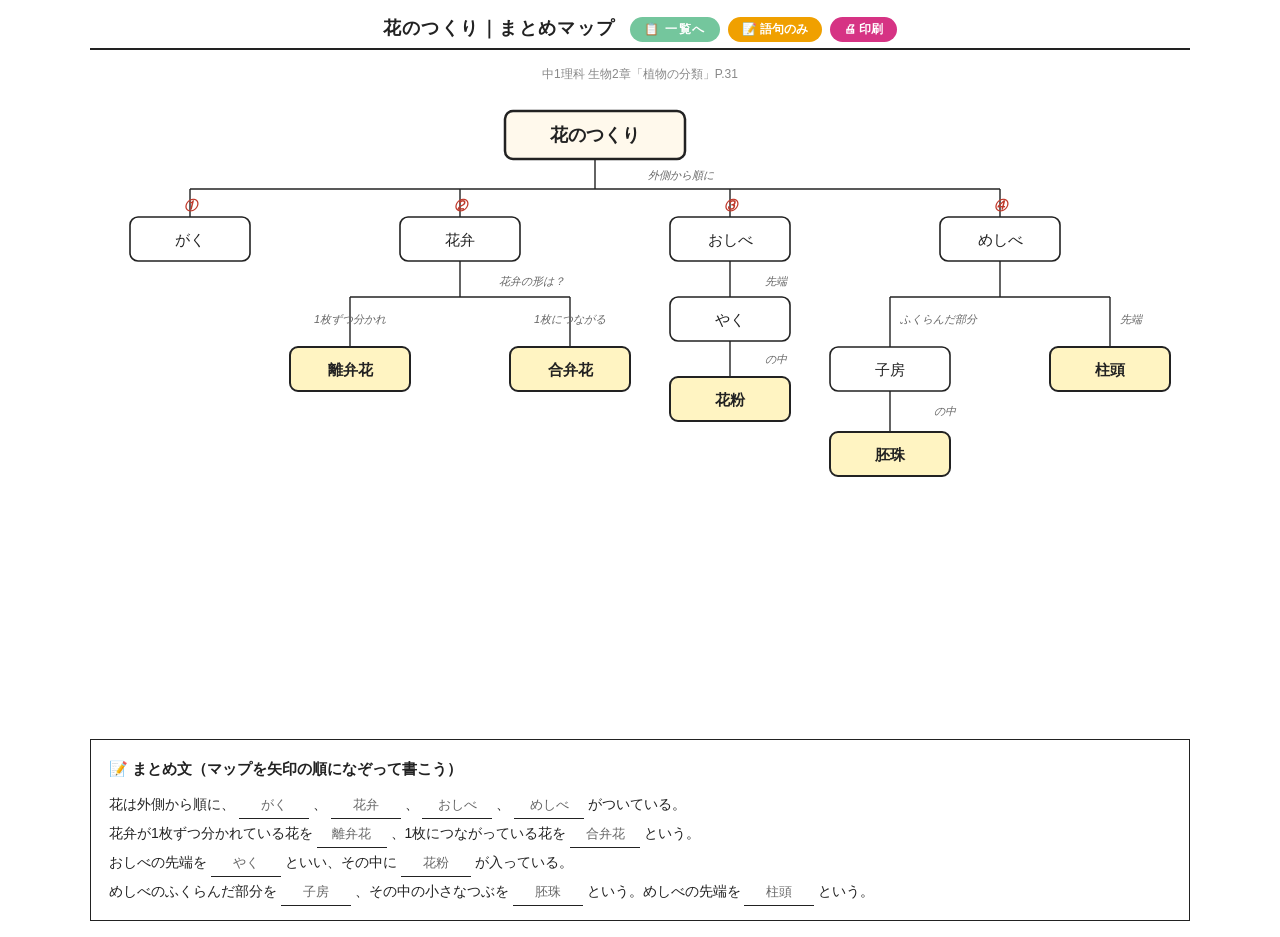
<file: maps/chu1-p31-hana-no-tsukuri.html>
<!DOCTYPE html>
<html lang="ja">
<head>
<meta charset="UTF-8">
<meta name="viewport" content="width=device-width, initial-scale=1.0">
<title>花のつくり｜まとめマップ</title>
<style>
@page { size: A4 landscape; margin: 12mm; }
* { box-sizing: border-box; margin: 0; padding: 0; }
body {
  font-family: "UD デジタル 教科書体 NP-B", "Hiragino Maru Gothic ProN", "Meiryo", sans-serif;
  background: white;
  color: #222;
  padding: 16px;
}
.wrap { max-width: 1100px; margin: 0 auto; }
h1 {
  font-size: 18px;
  text-align: center;
  color: #222;
  padding-bottom: 6px;
  border-bottom: 2px solid #222;
  margin-bottom: 16px;
  letter-spacing: 0.08em;
}
.meta {
  text-align: center;
  font-size: 12px;
  color: #888;
  margin-bottom: 14px;
}
svg { display: block; margin: 0 auto; width: 100%; height: auto; max-width: 1100px; }

.node {
  fill: white;
  stroke: #222;
  stroke-width: 1.6;
}
.node-main {
  fill: #fff9ec;
  stroke: #222;
  stroke-width: 2.5;
}
.node-leaf {
  fill: #fff4c2;
  stroke: #222;
  stroke-width: 2;
}
.label {
  font-family: inherit;
  font-size: 15px;
  fill: #222;
  text-anchor: middle;
  dominant-baseline: central;
}
.label-main { font-size: 18px; font-weight: bold; }
.label-leaf { font-weight: bold; }
.link {
  stroke: #222;
  stroke-width: 1.4;
  fill: none;
}
.linkword {
  font-size: 11px;
  fill: #666;
  text-anchor: middle;
  dominant-baseline: central;
  font-style: italic;
}

.summary {
  margin-top: 22px;
  padding: 14px 18px;
  border: 1.5px solid #222;
  font-size: 14px;
  line-height: 2;
}
.summary strong {
  display: block;
  margin-bottom: 6px;
  font-size: 15px;
}
.summary .blank {
  display: inline-block;
  border-bottom: 1.5px solid #222;
  min-width: 70px;
  text-align: center;
  padding: 0 6px;
  color: #666;
  font-size: 13px;
}
.back-btn {
  display: inline-block;
  padding: 4px 14px;
  background: #74c69d;
  color: white;
  border-radius: 14px;
  text-decoration: none;
  font-family: inherit;
  font-size: 12px;
  font-weight: bold;
  margin-left: 8px;
  vertical-align: middle;
}
.back-btn:hover { background: #57b387; }
.words-btn {
  display: inline-block;
  padding: 4px 14px;
  background: #f0a000;
  color: white;
  border: none;
  border-radius: 14px;
  cursor: pointer;
  font-family: inherit;
  font-size: 12px;
  font-weight: bold;
  margin-left: 8px;
  vertical-align: middle;
}
.words-btn:hover { background: #d68a00; }
.words-only {
  margin-top: 24px;
  padding: 28px 24px 50px;
  text-align: center;
  background: #fff8e8;
  border: 2px dashed #e8c84a;
  border-radius: 16px;
}
.words-only h2 {
  font-size: 20px;
  margin-bottom: 8px;
  color: #946800;
}
.words-only .hint {
  color: #886a3a;
  font-size: 13px;
  margin-bottom: 26px;
  line-height: 1.7;
}
.words-grid {
  display: grid;
  grid-template-columns: repeat(auto-fill, minmax(120px, 1fr));
  gap: 14px;
  max-width: 820px;
  margin: 0 auto;
}
.word-card {
  background: #fff4c2;
  border: 2px solid #e8c84a;
  border-radius: 12px;
  padding: 18px 10px;
  font-size: 17px;
  font-weight: bold;
  color: #6b4a00;
  box-shadow: 0 2px 4px rgba(216,173,105,0.2);
}
.print-btn {
  display: inline-block;
  padding: 4px 14px;
  background: #D63384;
  color: white;
  border: none;
  border-radius: 14px;
  cursor: pointer;
  font-family: inherit;
  font-size: 12px;
  font-weight: bold;
  margin-left: 8px;
  vertical-align: middle;
}
@media print {
  .print-btn, .back-btn, .words-btn, .words-only { display: none; }
  body { padding: 0; }
}
.svg-scroll {
  overflow-x: auto;
  -webkit-overflow-scrolling: touch;
  max-width: 100%;
  margin: 0 auto;
}
@media (max-width: 600px) {
  body { padding: 8px 6px; }
  .wrap { max-width: 100%; }
  h1 {
    font-size: 14px;
    line-height: 1.6;
    padding-bottom: 8px;
    letter-spacing: 0.03em;
  }
  .meta { font-size: 11px; margin-bottom: 8px; }
  .back-btn, .words-btn, .print-btn {
    padding: 4px 10px;
    font-size: 11px;
    margin-left: 4px;
    margin-top: 6px;
  }
  svg { min-width: 720px; }
  .summary { font-size: 12px; padding: 10px 12px; line-height: 1.85; }
  .summary strong { font-size: 13px; }
  .summary .blank { min-width: 50px; padding: 0 4px; }
  .words-only { padding: 20px 12px 32px; margin-top: 16px; }
  .words-only h2 { font-size: 17px; }
  .words-only .hint { font-size: 12px; margin-bottom: 18px; }
  .words-grid { gap: 8px; grid-template-columns: repeat(auto-fill, minmax(95px, 1fr)); }
  .word-card { font-size: 14px; padding: 12px 6px; }
}
</style>
</head>
<body>
<div class="wrap">

<h1>花のつくり｜まとめマップ <a href="../index.html" class="back-btn">📋 一覧へ</a><button class="words-btn" onclick="toggleWords(this)">📝 語句のみ</button><button class="print-btn" onclick="window.print()">🖨 印刷</button></h1>
<div class="meta">中1理科 生物2章「植物の分類」P.31</div>

<div class="svg-scroll"><svg viewBox="0 0 1100 620" xmlns="http://www.w3.org/2000/svg">

  <!-- ── 花のつくり（中心） ── -->
  <rect class="node-main" x="415" y="14" width="180" height="48" rx="8"/>
  <text class="label label-main" x="505" y="38">花のつくり</text>

  <!-- 中心 → 4要素（外側から順に） -->
  <line class="link" x1="505" y1="62" x2="505" y2="92"/>
  <text class="linkword" x="591" y="78">外側から順に</text>

  <line class="link" x1="100" y1="92" x2="910" y2="92"/>
  <line class="link" x1="100" y1="92" x2="100" y2="120"/>
  <line class="link" x1="370" y1="92" x2="370" y2="120"/>
  <line class="link" x1="640" y1="92" x2="640" y2="120"/>
  <line class="link" x1="910" y1="92" x2="910" y2="120"/>

  <!-- 順序の番号 -->
  <text class="linkword" x="100" y="108" style="font-size:13px;fill:#c0392b;font-weight:bold;">①</text>
  <text class="linkword" x="370" y="108" style="font-size:13px;fill:#c0392b;font-weight:bold;">②</text>
  <text class="linkword" x="640" y="108" style="font-size:13px;fill:#c0392b;font-weight:bold;">③</text>
  <text class="linkword" x="910" y="108" style="font-size:13px;fill:#c0392b;font-weight:bold;">④</text>

  <!-- 4要素 -->
  <rect class="node" x="40" y="120" width="120" height="44" rx="8"/>
  <text class="label" x="100" y="142">がく</text>

  <rect class="node" x="310" y="120" width="120" height="44" rx="8"/>
  <text class="label" x="370" y="142">花弁</text>

  <rect class="node" x="580" y="120" width="120" height="44" rx="8"/>
  <text class="label" x="640" y="142">おしべ</text>

  <rect class="node" x="850" y="120" width="120" height="44" rx="8"/>
  <text class="label" x="910" y="142">めしべ</text>

  <!-- ── 花弁の枝 ── -->
  <line class="link" x1="370" y1="164" x2="370" y2="200"/>
  <text class="linkword" x="442" y="184">花弁の形は？</text>

  <line class="link" x1="260" y1="200" x2="480" y2="200"/>
  <line class="link" x1="260" y1="200" x2="260" y2="250"/>
  <line class="link" x1="480" y1="200" x2="480" y2="250"/>

  <text class="linkword" x="260" y="222" style="font-size:11px;">1枚ずつ分かれ</text>
  <text class="linkword" x="480" y="222" style="font-size:11px;">1枚につながる</text>

  <rect class="node-leaf" x="200" y="250" width="120" height="44" rx="8"/>
  <text class="label label-leaf" x="260" y="272">離弁花</text>

  <rect class="node-leaf" x="420" y="250" width="120" height="44" rx="8"/>
  <text class="label label-leaf" x="480" y="272">合弁花</text>

  <!-- ── おしべの枝 ── -->
  <line class="link" x1="640" y1="164" x2="640" y2="200"/>
  <text class="linkword" x="686" y="184">先端</text>

  <rect class="node" x="580" y="200" width="120" height="44" rx="8"/>
  <text class="label" x="640" y="222">やく</text>

  <line class="link" x1="640" y1="244" x2="640" y2="280"/>
  <text class="linkword" x="686" y="262">の中</text>

  <rect class="node-leaf" x="580" y="280" width="120" height="44" rx="8"/>
  <text class="label label-leaf" x="640" y="302">花粉</text>

  <!-- ── めしべの枝 ── -->
  <!-- めしべ は2方向（子房系・柱頭系） -->
  <line class="link" x1="910" y1="164" x2="910" y2="200"/>
  <line class="link" x1="800" y1="200" x2="1020" y2="200"/>
  <line class="link" x1="800" y1="200" x2="800" y2="250"/>
  <line class="link" x1="1020" y1="200" x2="1020" y2="250"/>

  <text class="linkword" x="810" y="222" style="font-size:11px;text-anchor:start;">ふくらんだ部分</text>
  <text class="linkword" x="1030" y="222" style="font-size:11px;text-anchor:start;">先端</text>

  <rect class="node" x="740" y="250" width="120" height="44" rx="8"/>
  <text class="label" x="800" y="272">子房</text>

  <rect class="node-leaf" x="960" y="250" width="120" height="44" rx="8"/>
  <text class="label label-leaf" x="1020" y="272">柱頭</text>

  <!-- 子房 → 胚珠 -->
  <line class="link" x1="800" y1="294" x2="800" y2="335"/>
  <text class="linkword" x="844" y="314" style="text-anchor:start;">の中</text>

  <rect class="node-leaf" x="740" y="335" width="120" height="44" rx="8"/>
  <text class="label label-leaf" x="800" y="357">胚珠</text>

</svg></div>

<div class="summary">
  <strong>📝 まとめ文（マップを矢印の順になぞって書こう）</strong>
  花は外側から順に、 <span class="blank">がく</span> 、 <span class="blank">花弁</span> 、 <span class="blank">おしべ</span> 、 <span class="blank">めしべ</span> がついている。<br>
  花弁が1枚ずつ分かれている花を <span class="blank">離弁花</span> 、1枚につながっている花を <span class="blank">合弁花</span> という。<br>
  おしべの先端を <span class="blank">やく</span> といい、その中に <span class="blank">花粉</span> が入っている。<br>
  めしべのふくらんだ部分を <span class="blank">子房</span> 、その中の小さなつぶを <span class="blank">胚珠</span> という。めしべの先端を <span class="blank">柱頭</span> という。
</div>

<div class="words-only" hidden>
  <h2>📝 語句チェック</h2>
  <p class="hint">この語句が、マップのどこにあって、どうつながっていたか思い出せるかな？</p>
  <div class="words-grid">
    <div class="word-card">花弁</div>
    <div class="word-card">がく</div>
    <div class="word-card">おしべ</div>
    <div class="word-card">めしべ</div>
    <div class="word-card">離弁花</div>
    <div class="word-card">合弁花</div>
    <div class="word-card">やく</div>
    <div class="word-card">花粉</div>
    <div class="word-card">子房</div>
    <div class="word-card">胚珠</div>
    <div class="word-card">柱頭</div>
  </div>
</div>

<script>
function toggleWords(btn) {
  const svg = document.querySelector('svg');
  const summary = document.querySelector('.summary');
  const words = document.querySelector('.words-only');
  if (words.hidden) {
    svg.style.display = 'none';
    summary.style.display = 'none';
    words.hidden = false;
    btn.textContent = '🗺️ マップへ戻る';
  } else {
    svg.style.display = '';
    summary.style.display = '';
    words.hidden = true;
    btn.textContent = '📝 語句のみ';
  }
}
</script>

</div>
</body>
</html>
</file>
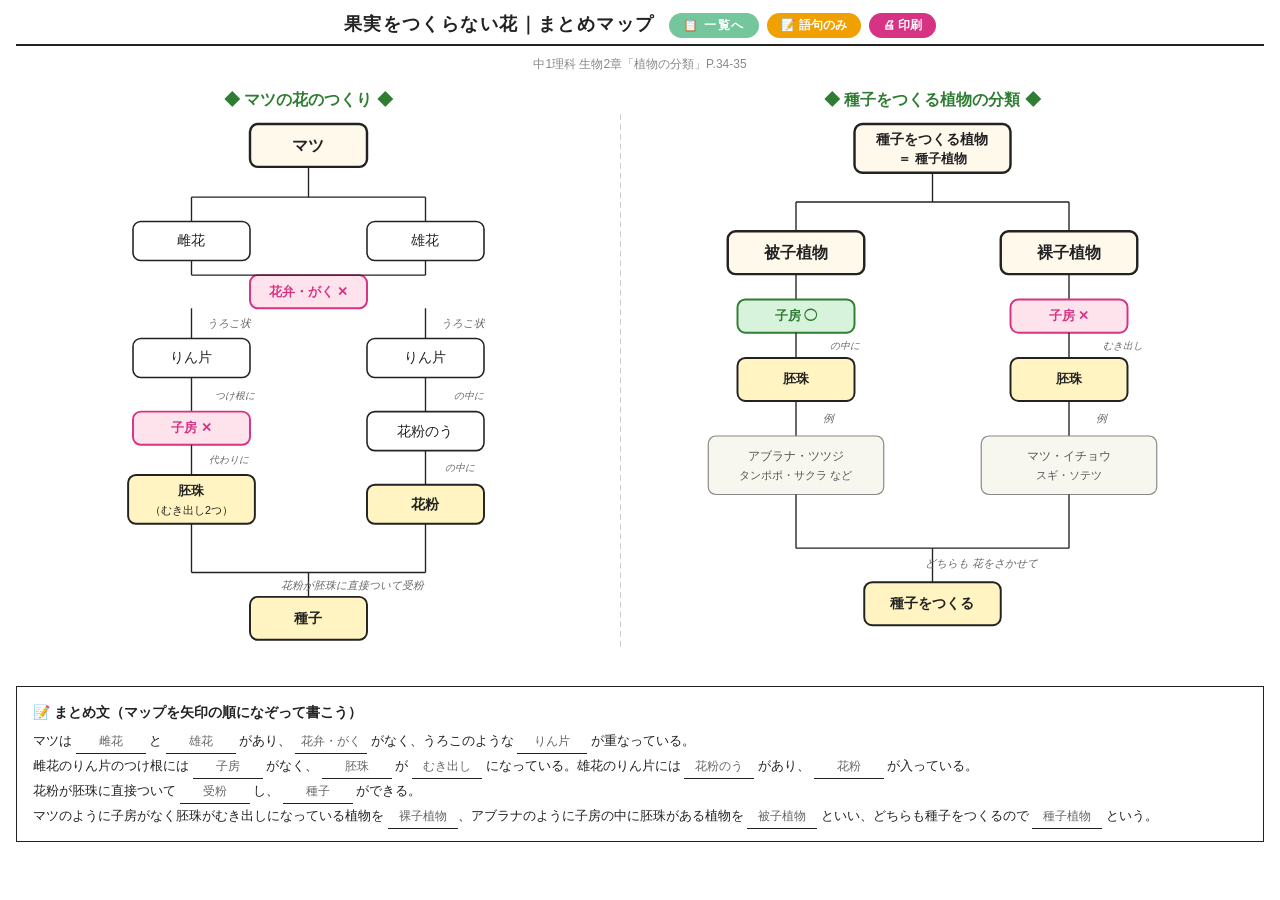
<file: maps/chu1-p34-35-kajitsu-tsukuranai-hana.html>
<!DOCTYPE html>
<html lang="ja">
<head>
<meta charset="UTF-8">
<meta name="viewport" content="width=device-width, initial-scale=1.0">
<title>果実をつくらない花｜まとめマップ</title>
<style>
@page { size: A4 landscape; margin: 10mm; }
* { box-sizing: border-box; margin: 0; padding: 0; }
body {
  font-family: "UD デジタル 教科書体 NP-B", "Hiragino Maru Gothic ProN", "Meiryo", sans-serif;
  background: white;
  color: #222;
  padding: 12px 16px;
}
.wrap { max-width: 1280px; margin: 0 auto; }
h1 {
  font-size: 18px;
  text-align: center;
  color: #222;
  padding-bottom: 6px;
  border-bottom: 2px solid #222;
  margin-bottom: 10px;
  letter-spacing: 0.08em;
}
.meta { text-align: center; font-size: 12px; color: #888; margin-bottom: 12px; }

svg { display: block; margin: 0 auto; width: 100%; height: auto; max-width: 1280px; }

.node {
  fill: white;
  stroke: #222;
  stroke-width: 1.6;
}
.node-main {
  fill: #fff9ec;
  stroke: #222;
  stroke-width: 2.5;
}
.node-leaf {
  fill: #fff4c2;
  stroke: #222;
  stroke-width: 2;
}
.node-cross {
  fill: #ffe3ec;
  stroke: #D63384;
  stroke-width: 2;
}
.node-info {
  fill: #f7f7f0;
  stroke: #888;
  stroke-width: 1.2;
}
.label {
  font-family: inherit;
  font-size: 14px;
  fill: #222;
  text-anchor: middle;
  dominant-baseline: central;
}
.label-main { font-size: 16px; font-weight: bold; }
.label-leaf { font-weight: bold; }
.label-cross { fill: #D63384; font-weight: bold; }
.label-info { font-size: 12px; fill: #555; }
.link {
  stroke: #222;
  stroke-width: 1.4;
  fill: none;
}
.linkword {
  font-size: 11px;
  fill: #666;
  text-anchor: middle;
  dominant-baseline: central;
  font-style: italic;
}
.section-title {
  font-family: inherit;
  font-size: 16px;
  font-weight: bold;
  fill: #2E7D32;
  text-anchor: middle;
}
.divider {
  stroke: #ccc;
  stroke-width: 1;
  stroke-dasharray: 6 4;
}

.summary {
  margin-top: 16px;
  padding: 12px 16px;
  border: 1.5px solid #222;
  font-size: 13px;
  line-height: 1.9;
}
.summary strong { display: block; margin-bottom: 4px; font-size: 14px; }
.summary .blank {
  display: inline-block;
  border-bottom: 1.5px solid #222;
  min-width: 70px;
  text-align: center;
  padding: 0 6px;
  color: #666;
  font-size: 12px;
}
.back-btn {
  display: inline-block;
  padding: 4px 14px;
  background: #74c69d;
  color: white;
  border-radius: 14px;
  text-decoration: none;
  font-family: inherit;
  font-size: 12px;
  font-weight: bold;
  margin-left: 8px;
  vertical-align: middle;
}
.back-btn:hover { background: #57b387; }
.words-btn {
  display: inline-block;
  padding: 4px 14px;
  background: #f0a000;
  color: white;
  border: none;
  border-radius: 14px;
  cursor: pointer;
  font-family: inherit;
  font-size: 12px;
  font-weight: bold;
  margin-left: 8px;
  vertical-align: middle;
}
.words-btn:hover { background: #d68a00; }
.words-only {
  margin-top: 24px;
  padding: 28px 24px 50px;
  text-align: center;
  background: #fff8e8;
  border: 2px dashed #e8c84a;
  border-radius: 16px;
}
.words-only h2 {
  font-size: 20px;
  margin-bottom: 8px;
  color: #946800;
}
.words-only .hint {
  color: #886a3a;
  font-size: 13px;
  margin-bottom: 26px;
  line-height: 1.7;
}
.words-grid {
  display: grid;
  grid-template-columns: repeat(auto-fill, minmax(120px, 1fr));
  gap: 14px;
  max-width: 820px;
  margin: 0 auto;
}
.word-card {
  background: #fff4c2;
  border: 2px solid #e8c84a;
  border-radius: 12px;
  padding: 18px 10px;
  font-size: 17px;
  font-weight: bold;
  color: #6b4a00;
  box-shadow: 0 2px 4px rgba(216,173,105,0.2);
}
.print-btn {
  display: inline-block;
  padding: 4px 14px;
  background: #D63384;
  color: white;
  border: none;
  border-radius: 14px;
  cursor: pointer;
  font-family: inherit;
  font-size: 12px;
  font-weight: bold;
  margin-left: 8px;
  vertical-align: middle;
}
@media print {
  .print-btn, .back-btn, .words-btn, .words-only { display: none; }
  body { padding: 0; }
}
.svg-scroll {
  overflow-x: auto;
  -webkit-overflow-scrolling: touch;
  max-width: 100%;
  margin: 0 auto;
}
@media (max-width: 600px) {
  body { padding: 8px 6px; }
  .wrap { max-width: 100%; }
  h1 {
    font-size: 14px;
    line-height: 1.6;
    padding-bottom: 8px;
    letter-spacing: 0.03em;
  }
  .meta { font-size: 11px; margin-bottom: 8px; }
  .back-btn, .words-btn, .print-btn {
    padding: 4px 10px;
    font-size: 11px;
    margin-left: 4px;
    margin-top: 6px;
  }
  svg { min-width: 720px; }
  .summary { font-size: 12px; padding: 10px 12px; line-height: 1.85; }
  .summary strong { font-size: 13px; }
  .summary .blank { min-width: 50px; padding: 0 4px; }
  .words-only { padding: 20px 12px 32px; margin-top: 16px; }
  .words-only h2 { font-size: 17px; }
  .words-only .hint { font-size: 12px; margin-bottom: 18px; }
  .words-grid { gap: 8px; grid-template-columns: repeat(auto-fill, minmax(95px, 1fr)); }
  .word-card { font-size: 14px; padding: 12px 6px; }
}
</style>
</head>
<body>
<div class="wrap">

<h1>果実をつくらない花｜まとめマップ <a href="../index.html" class="back-btn">📋 一覧へ</a><button class="words-btn" onclick="toggleWords(this)">📝 語句のみ</button><button class="print-btn" onclick="window.print()">🖨 印刷</button></h1>
<div class="meta">中1理科 生物2章「植物の分類」P.34-35</div>

<div class="svg-scroll"><svg viewBox="0 0 1280 600" xmlns="http://www.w3.org/2000/svg">

  <!-- セクションタイトル -->
  <text class="section-title" x="300" y="20">◆ マツの花のつくり ◆</text>
  <text class="section-title" x="940" y="20">◆ 種子をつくる植物の分類 ◆</text>

  <!-- 中央区切り線 -->
  <line class="divider" x1="620" y1="30" x2="620" y2="580"/>

  <!-- ============ 左：マツの花のつくり ============ -->

  <!-- マツ（中心） -->
  <rect class="node-main" x="240" y="40" width="120" height="44" rx="8"/>
  <text class="label label-main" x="300" y="62">マツ</text>

  <!-- マツ → 雌花 / 雄花 -->
  <line class="link" x1="300" y1="84" x2="300" y2="115"/>
  <line class="link" x1="180" y1="115" x2="420" y2="115"/>
  <line class="link" x1="180" y1="115" x2="180" y2="140"/>
  <line class="link" x1="420" y1="115" x2="420" y2="140"/>

  <rect class="node" x="120" y="140" width="120" height="40" rx="8"/>
  <text class="label" x="180" y="160">雌花</text>

  <rect class="node" x="360" y="140" width="120" height="40" rx="8"/>
  <text class="label" x="420" y="160">雄花</text>

  <!-- 共通：花弁・がくは「ない」 -->
  <rect class="node-cross" x="240" y="195" width="120" height="34" rx="8"/>
  <text class="label label-cross" x="300" y="212" style="font-size:13px;">花弁・がく ✕</text>
  <line class="link" x1="180" y1="180" x2="180" y2="195"/>
  <line class="link" x1="420" y1="180" x2="420" y2="195"/>
  <line class="link" x1="180" y1="195" x2="420" y2="195"/>

  <!-- 雌花 → りん片 -->
  <line class="link" x1="180" y1="229" x2="180" y2="260"/>
  <text class="linkword" x="218" y="244">うろこ状</text>
  <rect class="node" x="120" y="260" width="120" height="40" rx="8"/>
  <text class="label" x="180" y="280">りん片</text>

  <!-- 雄花 → りん片 -->
  <line class="link" x1="420" y1="229" x2="420" y2="260"/>
  <text class="linkword" x="458" y="244">うろこ状</text>
  <rect class="node" x="360" y="260" width="120" height="40" rx="8"/>
  <text class="label" x="420" y="280">りん片</text>

  <!-- 雌花のりん片 → 子房なし / 胚珠むき出し -->
  <line class="link" x1="180" y1="300" x2="180" y2="335"/>
  <text class="linkword" x="225" y="318" style="font-size:10px;">つけ根に</text>
  <rect class="node-cross" x="120" y="335" width="120" height="34" rx="8"/>
  <text class="label label-cross" x="180" y="352" style="font-size:13px;">子房 ✕</text>

  <line class="link" x1="180" y1="369" x2="180" y2="400"/>
  <text class="linkword" x="218" y="384" style="font-size:10px;">代わりに</text>
  <rect class="node-leaf" x="115" y="400" width="130" height="50" rx="8"/>
  <text class="label label-leaf" x="180" y="416" style="font-size:13px;">胚珠</text>
  <text class="label" x="180" y="436" style="font-size:11px;">（むき出し2つ）</text>

  <!-- 雄花のりん片 → 花粉のう → 花粉 -->
  <line class="link" x1="420" y1="300" x2="420" y2="335"/>
  <text class="linkword" x="465" y="318" style="font-size:10px;">の中に</text>
  <rect class="node" x="360" y="335" width="120" height="40" rx="8"/>
  <text class="label" x="420" y="355">花粉のう</text>

  <line class="link" x1="420" y1="375" x2="420" y2="410"/>
  <text class="linkword" x="455" y="392" style="font-size:10px;">の中に</text>
  <rect class="node-leaf" x="360" y="410" width="120" height="40" rx="8"/>
  <text class="label label-leaf" x="420" y="430">花粉</text>

  <!-- 受粉 → 種子 -->
  <line class="link" x1="180" y1="450" x2="180" y2="500"/>
  <line class="link" x1="420" y1="450" x2="420" y2="500"/>
  <line class="link" x1="180" y1="500" x2="420" y2="500"/>
  <line class="link" x1="300" y1="500" x2="300" y2="525"/>
  <text class="linkword" x="345" y="513" style="font-size:11px;">花粉が胚珠に直接ついて受粉</text>

  <rect class="node-leaf" x="240" y="525" width="120" height="44" rx="8"/>
  <text class="label label-leaf" x="300" y="547">種子</text>

  <!-- ============ 右：種子をつくる植物の分類 ============ -->

  <!-- 種子植物（中心） -->
  <rect class="node-main" x="860" y="40" width="160" height="50" rx="8"/>
  <text class="label label-main" x="940" y="56" style="font-size:14px;">種子をつくる植物</text>
  <text class="label label-main" x="940" y="76" style="font-size:13px;">＝ 種子植物</text>

  <!-- 種子植物 → 被子 / 裸子 -->
  <line class="link" x1="940" y1="90" x2="940" y2="120"/>
  <line class="link" x1="800" y1="120" x2="1080" y2="120"/>
  <line class="link" x1="800" y1="120" x2="800" y2="150"/>
  <line class="link" x1="1080" y1="120" x2="1080" y2="150"/>

  <rect class="node-main" x="730" y="150" width="140" height="44" rx="8"/>
  <text class="label label-main" x="800" y="172">被子植物</text>

  <rect class="node-main" x="1010" y="150" width="140" height="44" rx="8"/>
  <text class="label label-main" x="1080" y="172">裸子植物</text>

  <!-- 被子：子房あり -->
  <line class="link" x1="800" y1="194" x2="800" y2="220"/>
  <rect class="node-cross" x="740" y="220" width="120" height="34" rx="8" style="fill:#d8f3dc;stroke:#2E7D32;"/>
  <text class="label label-cross" x="800" y="237" style="fill:#2E7D32;font-size:13px;">子房 ◯</text>

  <line class="link" x1="800" y1="254" x2="800" y2="280"/>
  <text class="linkword" x="850" y="267" style="font-size:10px;">の中に</text>
  <rect class="node-leaf" x="740" y="280" width="120" height="44" rx="8"/>
  <text class="label label-leaf" x="800" y="302" style="font-size:13px;">胚珠</text>

  <!-- 裸子：子房なし -->
  <line class="link" x1="1080" y1="194" x2="1080" y2="220"/>
  <rect class="node-cross" x="1020" y="220" width="120" height="34" rx="8"/>
  <text class="label label-cross" x="1080" y="237" style="font-size:13px;">子房 ✕</text>

  <line class="link" x1="1080" y1="254" x2="1080" y2="280"/>
  <text class="linkword" x="1135" y="267" style="font-size:10px;">むき出し</text>
  <rect class="node-leaf" x="1020" y="280" width="120" height="44" rx="8"/>
  <text class="label label-leaf" x="1080" y="302" style="font-size:13px;">胚珠</text>

  <!-- 例（被子） -->
  <line class="link" x1="800" y1="324" x2="800" y2="360"/>
  <text class="linkword" x="833" y="342" style="font-size:11px;">例</text>
  <rect class="node-info" x="710" y="360" width="180" height="60" rx="8"/>
  <text class="label label-info" x="800" y="380">アブラナ・ツツジ</text>
  <text class="label label-info" x="800" y="400" style="font-size:11px;">タンポポ・サクラ など</text>

  <!-- 例（裸子） -->
  <line class="link" x1="1080" y1="324" x2="1080" y2="360"/>
  <text class="linkword" x="1113" y="342" style="font-size:11px;">例</text>
  <rect class="node-info" x="990" y="360" width="180" height="60" rx="8"/>
  <text class="label label-info" x="1080" y="380">マツ・イチョウ</text>
  <text class="label label-info" x="1080" y="400" style="font-size:11px;">スギ・ソテツ</text>

  <!-- どちらも種子をつくる -->
  <line class="link" x1="800" y1="420" x2="800" y2="475"/>
  <line class="link" x1="1080" y1="420" x2="1080" y2="475"/>
  <line class="link" x1="800" y1="475" x2="1080" y2="475"/>
  <line class="link" x1="940" y1="475" x2="940" y2="510"/>
  <text class="linkword" x="990" y="490" style="font-size:11px;">どちらも 花をさかせて</text>

  <rect class="node-leaf" x="870" y="510" width="140" height="44" rx="8"/>
  <text class="label label-leaf" x="940" y="532">種子をつくる</text>

</svg></div>

<div class="summary">
  <strong>📝 まとめ文（マップを矢印の順になぞって書こう）</strong>
  マツは <span class="blank">雌花</span> と <span class="blank">雄花</span> があり、 <span class="blank">花弁・がく</span> がなく、うろこのような <span class="blank">りん片</span> が重なっている。<br>
  雌花のりん片のつけ根には <span class="blank">子房</span> がなく、 <span class="blank">胚珠</span> が <span class="blank">むき出し</span> になっている。雄花のりん片には <span class="blank">花粉のう</span> があり、 <span class="blank">花粉</span> が入っている。<br>
  花粉が胚珠に直接ついて <span class="blank">受粉</span> し、 <span class="blank">種子</span> ができる。<br>
  マツのように子房がなく胚珠がむき出しになっている植物を <span class="blank">裸子植物</span>、アブラナのように子房の中に胚珠がある植物を <span class="blank">被子植物</span> といい、どちらも種子をつくるので <span class="blank">種子植物</span> という。
</div>

<div class="words-only" hidden>
  <h2>📝 語句チェック</h2>
  <p class="hint">この語句が、マップのどこにあって、どうつながっていたか思い出せるかな？</p>
  <div class="words-grid">
    <div class="word-card">マツ</div>
    <div class="word-card">雌花</div>
    <div class="word-card">雄花</div>
    <div class="word-card">りん片</div>
    <div class="word-card">花粉のう</div>
    <div class="word-card">花粉</div>
    <div class="word-card">子房</div>
    <div class="word-card">胚珠</div>
    <div class="word-card">受粉</div>
    <div class="word-card">種子</div>
    <div class="word-card">裸子植物</div>
    <div class="word-card">被子植物</div>
    <div class="word-card">種子植物</div>
  </div>
</div>

<script>
function toggleWords(btn) {
  const svg = document.querySelector('svg');
  const summary = document.querySelector('.summary');
  const words = document.querySelector('.words-only');
  if (words.hidden) {
    svg.style.display = 'none';
    summary.style.display = 'none';
    words.hidden = false;
    btn.textContent = '🗺️ マップへ戻る';
  } else {
    svg.style.display = '';
    summary.style.display = '';
    words.hidden = true;
    btn.textContent = '📝 語句のみ';
  }
}
</script>

</div>
</body>
</html>
</file>
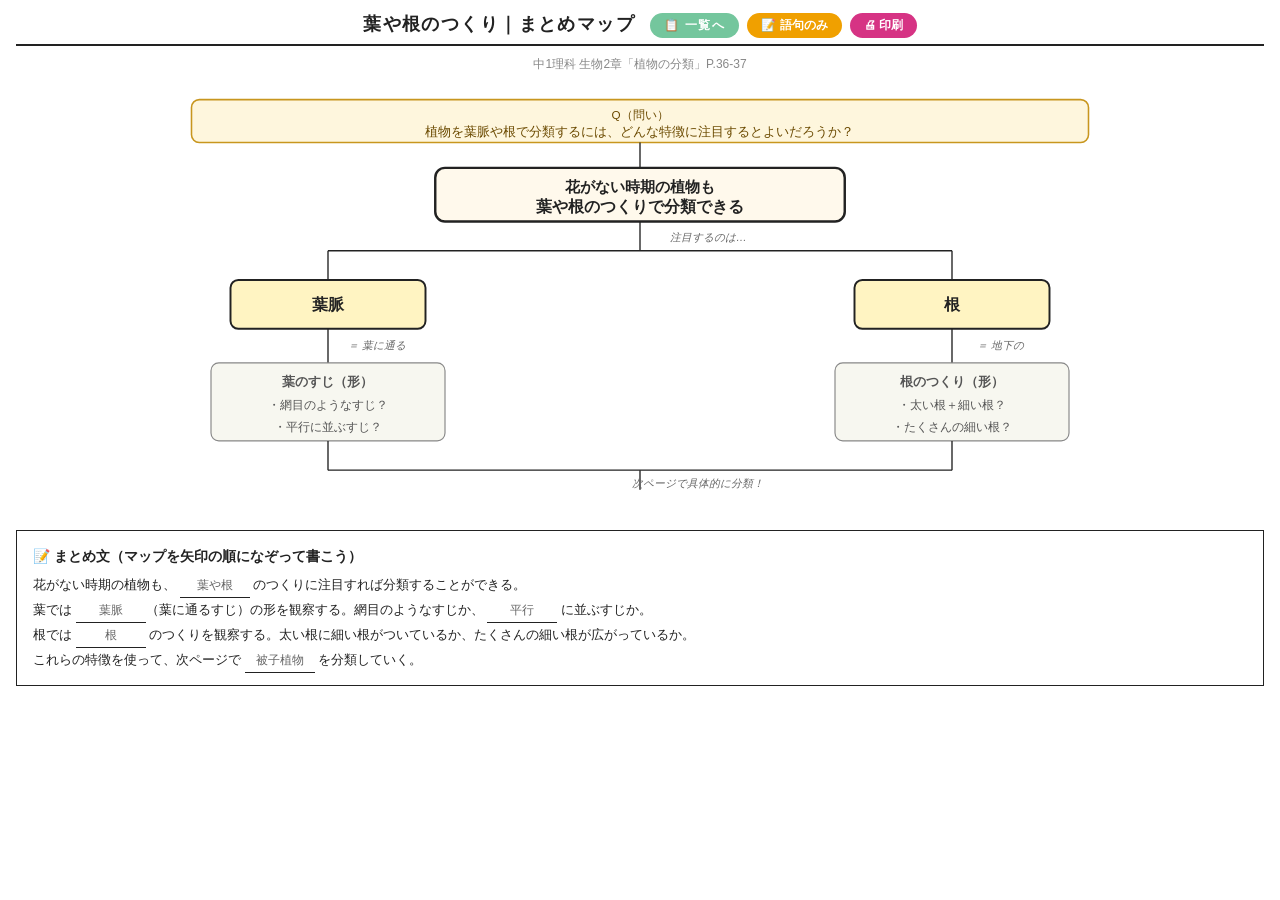
<file: maps/chu1-p36-37-ha-ne-de-bunrui.html>
<!DOCTYPE html>
<html lang="ja">
<head>
<meta charset="UTF-8">
<meta name="viewport" content="width=device-width, initial-scale=1.0">
<title>葉や根のつくり｜まとめマップ</title>
<style>
@page { size: A4 landscape; margin: 10mm; }
* { box-sizing: border-box; margin: 0; padding: 0; }
body {
  font-family: "UD デジタル 教科書体 NP-B", "Hiragino Maru Gothic ProN", "Meiryo", sans-serif;
  background: white;
  color: #222;
  padding: 12px 16px;
}
.wrap { max-width: 1280px; margin: 0 auto; }
h1 {
  font-size: 18px;
  text-align: center;
  color: #222;
  padding-bottom: 6px;
  border-bottom: 2px solid #222;
  margin-bottom: 10px;
  letter-spacing: 0.08em;
}
.meta { text-align: center; font-size: 12px; color: #888; margin-bottom: 12px; }

svg { display: block; margin: 0 auto; width: 100%; height: auto; max-width: 1280px; }

.node {
  fill: white;
  stroke: #222;
  stroke-width: 1.6;
}
.node-main {
  fill: #fff9ec;
  stroke: #222;
  stroke-width: 2.5;
}
.node-leaf {
  fill: #fff4c2;
  stroke: #222;
  stroke-width: 2;
}
.node-info {
  fill: #f7f7f0;
  stroke: #888;
  stroke-width: 1.2;
}
.node-question {
  fill: #fef6dd;
  stroke: #C8961E;
  stroke-width: 1.6;
}
.label {
  font-family: inherit;
  font-size: 14px;
  fill: #222;
  text-anchor: middle;
  dominant-baseline: central;
}
.label-main { font-size: 16px; font-weight: bold; }
.label-leaf { font-weight: bold; font-size: 16px; }
.label-info { font-size: 12px; fill: #555; }
.label-question { font-size: 13px; fill: #6b4a00; }
.link {
  stroke: #222;
  stroke-width: 1.4;
  fill: none;
}
.linkword {
  font-size: 11px;
  fill: #666;
  text-anchor: middle;
  dominant-baseline: central;
  font-style: italic;
}

.summary {
  margin-top: 16px;
  padding: 12px 16px;
  border: 1.5px solid #222;
  font-size: 13px;
  line-height: 1.9;
}
.summary strong { display: block; margin-bottom: 4px; font-size: 14px; }
.summary .blank {
  display: inline-block;
  border-bottom: 1.5px solid #222;
  min-width: 70px;
  text-align: center;
  padding: 0 6px;
  color: #666;
  font-size: 12px;
}
.back-btn {
  display: inline-block;
  padding: 4px 14px;
  background: #74c69d;
  color: white;
  border-radius: 14px;
  text-decoration: none;
  font-family: inherit;
  font-size: 12px;
  font-weight: bold;
  margin-left: 8px;
  vertical-align: middle;
}
.back-btn:hover { background: #57b387; }
.words-btn {
  display: inline-block;
  padding: 4px 14px;
  background: #f0a000;
  color: white;
  border: none;
  border-radius: 14px;
  cursor: pointer;
  font-family: inherit;
  font-size: 12px;
  font-weight: bold;
  margin-left: 8px;
  vertical-align: middle;
}
.words-btn:hover { background: #d68a00; }
.words-only {
  margin-top: 24px;
  padding: 28px 24px 50px;
  text-align: center;
  background: #fff8e8;
  border: 2px dashed #e8c84a;
  border-radius: 16px;
}
.words-only h2 {
  font-size: 20px;
  margin-bottom: 8px;
  color: #946800;
}
.words-only .hint {
  color: #886a3a;
  font-size: 13px;
  margin-bottom: 26px;
  line-height: 1.7;
}
.words-grid {
  display: grid;
  grid-template-columns: repeat(auto-fill, minmax(120px, 1fr));
  gap: 14px;
  max-width: 820px;
  margin: 0 auto;
}
.word-card {
  background: #fff4c2;
  border: 2px solid #e8c84a;
  border-radius: 12px;
  padding: 18px 10px;
  font-size: 17px;
  font-weight: bold;
  color: #6b4a00;
  box-shadow: 0 2px 4px rgba(216,173,105,0.2);
}
.print-btn {
  display: inline-block;
  padding: 4px 14px;
  background: #D63384;
  color: white;
  border: none;
  border-radius: 14px;
  cursor: pointer;
  font-family: inherit;
  font-size: 12px;
  font-weight: bold;
  margin-left: 8px;
  vertical-align: middle;
}
@media print {
  .print-btn, .back-btn, .words-btn, .words-only { display: none; }
  body { padding: 0; }
}
.svg-scroll {
  overflow-x: auto;
  -webkit-overflow-scrolling: touch;
  max-width: 100%;
  margin: 0 auto;
}
@media (max-width: 600px) {
  body { padding: 8px 6px; }
  .wrap { max-width: 100%; }
  h1 {
    font-size: 14px;
    line-height: 1.6;
    padding-bottom: 8px;
    letter-spacing: 0.03em;
  }
  .meta { font-size: 11px; margin-bottom: 8px; }
  .back-btn, .words-btn, .print-btn {
    padding: 4px 10px;
    font-size: 11px;
    margin-left: 4px;
    margin-top: 6px;
  }
  svg { min-width: 720px; }
  .summary { font-size: 12px; padding: 10px 12px; line-height: 1.85; }
  .summary strong { font-size: 13px; }
  .summary .blank { min-width: 50px; padding: 0 4px; }
  .words-only { padding: 20px 12px 32px; margin-top: 16px; }
  .words-only h2 { font-size: 17px; }
  .words-only .hint { font-size: 12px; margin-bottom: 18px; }
  .words-grid { gap: 8px; grid-template-columns: repeat(auto-fill, minmax(95px, 1fr)); }
  .word-card { font-size: 14px; padding: 12px 6px; }
}
</style>
</head>
<body>
<div class="wrap">

<h1>葉や根のつくり｜まとめマップ <a href="../index.html" class="back-btn">📋 一覧へ</a><button class="words-btn" onclick="toggleWords(this)">📝 語句のみ</button><button class="print-btn" onclick="window.print()">🖨 印刷</button></h1>
<div class="meta">中1理科 生物2章「植物の分類」P.36-37</div>

<div class="svg-scroll"><svg viewBox="0 0 1280 440" xmlns="http://www.w3.org/2000/svg">

  <!-- 問いバナー -->
  <rect class="node-question" x="180" y="15" width="920" height="44" rx="8"/>
  <text class="label label-question" x="640" y="30" style="font-size:12px;">Q（問い）</text>
  <text class="label label-question" x="640" y="48">植物を葉脈や根で分類するには、どんな特徴に注目するとよいだろうか？</text>

  <!-- 問い → 中心 -->
  <line class="link" x1="640" y1="59" x2="640" y2="85"/>

  <!-- 中心ノード -->
  <rect class="node-main" x="430" y="85" width="420" height="55" rx="10"/>
  <text class="label label-main" x="640" y="105" style="font-size:15px;">花がない時期の植物も</text>
  <text class="label label-main" x="640" y="125">葉や根のつくりで分類できる</text>

  <!-- 中心 → 分岐 -->
  <line class="link" x1="640" y1="140" x2="640" y2="170"/>
  <text class="linkword" x="710" y="156">注目するのは…</text>

  <!-- 分岐線 -->
  <line class="link" x1="320" y1="170" x2="960" y2="170"/>
  <line class="link" x1="320" y1="170" x2="320" y2="200"/>
  <line class="link" x1="960" y1="170" x2="960" y2="200"/>

  <!-- 葉脈ノード（左） -->
  <rect class="node-leaf" x="220" y="200" width="200" height="50" rx="8"/>
  <text class="label label-leaf" x="320" y="225">葉脈</text>

  <!-- 葉脈の説明（左） -->
  <line class="link" x1="320" y1="250" x2="320" y2="285"/>
  <text class="linkword" x="370" y="267">＝ 葉に通る</text>
  <rect class="node-info" x="200" y="285" width="240" height="80" rx="8"/>
  <text class="label label-info" x="320" y="305" style="font-size:13px;font-weight:bold;">葉のすじ（形）</text>
  <text class="label label-info" x="320" y="328">・網目のようなすじ？</text>
  <text class="label label-info" x="320" y="350">・平行に並ぶすじ？</text>

  <!-- 根ノード（右） -->
  <rect class="node-leaf" x="860" y="200" width="200" height="50" rx="8"/>
  <text class="label label-leaf" x="960" y="225">根</text>

  <!-- 根の説明（右） -->
  <line class="link" x1="960" y1="250" x2="960" y2="285"/>
  <text class="linkword" x="1010" y="267">＝ 地下の</text>
  <rect class="node-info" x="840" y="285" width="240" height="80" rx="8"/>
  <text class="label label-info" x="960" y="305" style="font-size:13px;font-weight:bold;">根のつくり（形）</text>
  <text class="label label-info" x="960" y="328">・太い根＋細い根？</text>
  <text class="label label-info" x="960" y="350">・たくさんの細い根？</text>

  <!-- 下方向への合流 → 次ページへ -->
  <line class="link" x1="320" y1="365" x2="320" y2="395"/>
  <line class="link" x1="960" y1="365" x2="960" y2="395"/>
  <line class="link" x1="320" y1="395" x2="960" y2="395"/>
  <line class="link" x1="640" y1="395" x2="640" y2="415"/>
  <text class="linkword" x="700" y="408">次ページで具体的に分類！</text>

</svg></div>

<div class="summary">
  <strong>📝 まとめ文（マップを矢印の順になぞって書こう）</strong>
  花がない時期の植物も、 <span class="blank">葉や根</span> のつくりに注目すれば分類することができる。<br>
  葉では <span class="blank">葉脈</span>（葉に通るすじ）の形を観察する。網目のようなすじか、 <span class="blank">平行</span> に並ぶすじか。<br>
  根では <span class="blank">根</span> のつくりを観察する。太い根に細い根がついているか、たくさんの細い根が広がっているか。<br>
  これらの特徴を使って、次ページで <span class="blank">被子植物</span> を分類していく。
</div>

<div class="words-only" hidden>
  <h2>📝 語句チェック</h2>
  <p class="hint">この語句が、マップのどこにあって、どうつながっていたか思い出せるかな？</p>
  <div class="words-grid">
    <div class="word-card">葉脈</div>
    <div class="word-card">主脈</div>
    <div class="word-card">側脈</div>
    <div class="word-card">根</div>
    <div class="word-card">観察</div>
    <div class="word-card">分類</div>
  </div>
</div>

<script>
function toggleWords(btn) {
  const svg = document.querySelector('svg');
  const summary = document.querySelector('.summary');
  const words = document.querySelector('.words-only');
  if (words.hidden) {
    svg.style.display = 'none';
    summary.style.display = 'none';
    words.hidden = false;
    btn.textContent = '🗺️ マップへ戻る';
  } else {
    svg.style.display = '';
    summary.style.display = '';
    words.hidden = true;
    btn.textContent = '📝 語句のみ';
  }
}
</script>

</div>
</body>
</html>
</file>
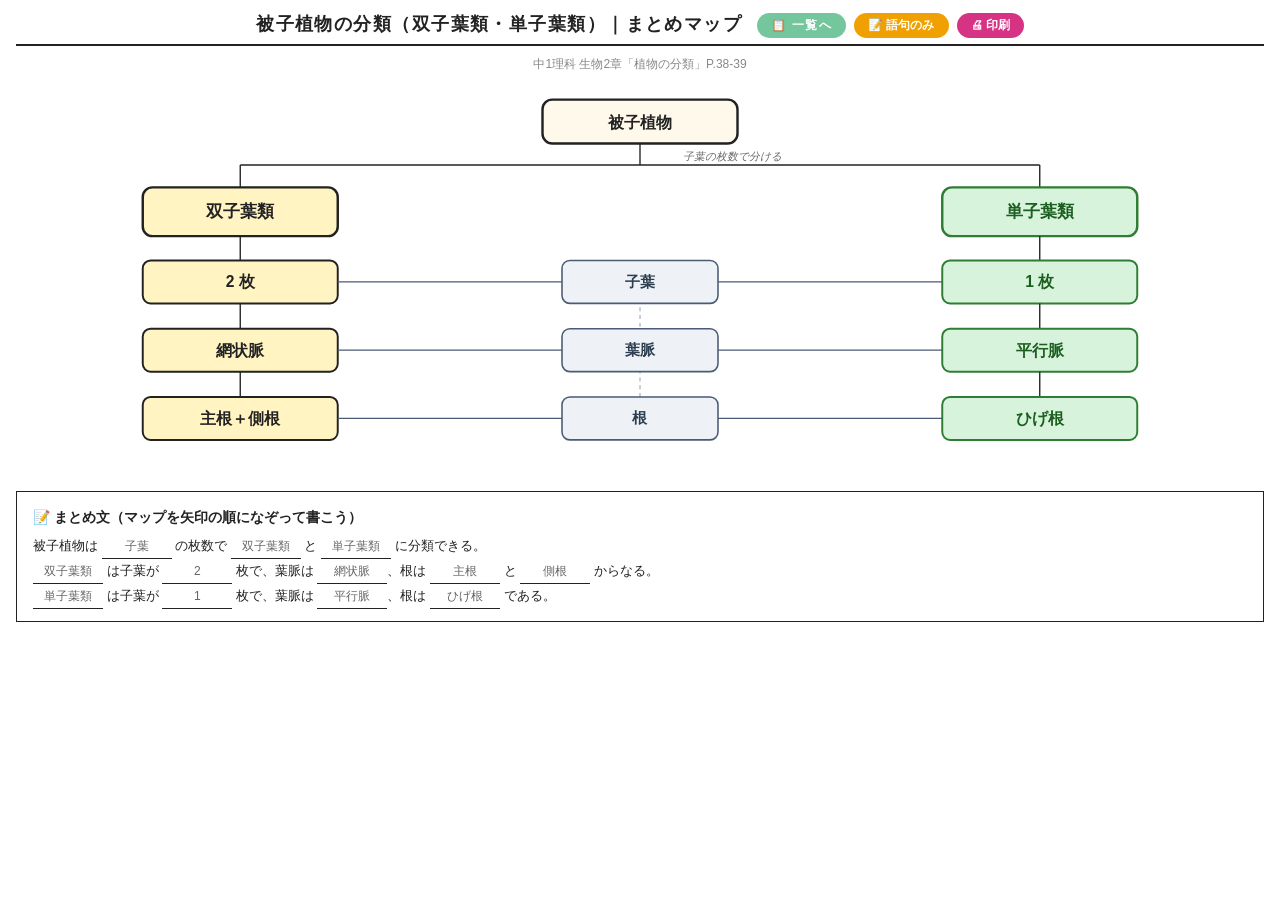
<file: maps/chu1-p38-39-hishi-shokubutsu-bunrui.html>
<!DOCTYPE html>
<html lang="ja">
<head>
<meta charset="UTF-8">
<meta name="viewport" content="width=device-width, initial-scale=1.0">
<title>被子植物の分類（双子葉類・単子葉類）｜まとめマップ</title>
<style>
@page { size: A4 landscape; margin: 10mm; }
* { box-sizing: border-box; margin: 0; padding: 0; }
body {
  font-family: "UD デジタル 教科書体 NP-B", "Hiragino Maru Gothic ProN", "Meiryo", sans-serif;
  background: white;
  color: #222;
  padding: 12px 16px;
}
.wrap { max-width: 1280px; margin: 0 auto; }
h1 {
  font-size: 18px;
  text-align: center;
  color: #222;
  padding-bottom: 6px;
  border-bottom: 2px solid #222;
  margin-bottom: 10px;
  letter-spacing: 0.08em;
}
.meta { text-align: center; font-size: 12px; color: #888; margin-bottom: 12px; }

svg { display: block; margin: 0 auto; width: 100%; height: auto; max-width: 1280px; }

.node {
  fill: white;
  stroke: #222;
  stroke-width: 1.6;
}
.node-main {
  fill: #fff9ec;
  stroke: #222;
  stroke-width: 2.5;
}
.node-leaf {
  fill: #fff4c2;
  stroke: #222;
  stroke-width: 2;
}
.node-info {
  fill: #f7f7f0;
  stroke: #888;
  stroke-width: 1.2;
}
.node-axis {
  fill: #eef2f7;
  stroke: #4a5b75;
  stroke-width: 1.6;
}
.label {
  font-family: inherit;
  font-size: 14px;
  fill: #222;
  text-anchor: middle;
  dominant-baseline: central;
}
.label-main { font-size: 16px; font-weight: bold; }
.label-leaf { font-weight: bold; font-size: 16px; }
.label-axis { font-weight: bold; font-size: 15px; fill: #2c3e50; }
.label-info { font-size: 12px; fill: #555; }
.link {
  stroke: #222;
  stroke-width: 1.4;
  fill: none;
}
.link-axis {
  stroke: #4a5b75;
  stroke-width: 1.2;
  fill: none;
}
.linkword {
  font-size: 11px;
  fill: #666;
  text-anchor: middle;
  dominant-baseline: central;
  font-style: italic;
}

.summary {
  margin-top: 16px;
  padding: 12px 16px;
  border: 1.5px solid #222;
  font-size: 13px;
  line-height: 1.9;
}
.summary strong { display: block; margin-bottom: 4px; font-size: 14px; }
.summary .blank {
  display: inline-block;
  border-bottom: 1.5px solid #222;
  min-width: 70px;
  text-align: center;
  padding: 0 6px;
  color: #666;
  font-size: 12px;
}
.back-btn {
  display: inline-block;
  padding: 4px 14px;
  background: #74c69d;
  color: white;
  border-radius: 14px;
  text-decoration: none;
  font-family: inherit;
  font-size: 12px;
  font-weight: bold;
  margin-left: 8px;
  vertical-align: middle;
}
.back-btn:hover { background: #57b387; }
.words-btn {
  display: inline-block;
  padding: 4px 14px;
  background: #f0a000;
  color: white;
  border: none;
  border-radius: 14px;
  cursor: pointer;
  font-family: inherit;
  font-size: 12px;
  font-weight: bold;
  margin-left: 8px;
  vertical-align: middle;
}
.words-btn:hover { background: #d68a00; }
.words-only {
  margin-top: 24px;
  padding: 28px 24px 50px;
  text-align: center;
  background: #fff8e8;
  border: 2px dashed #e8c84a;
  border-radius: 16px;
}
.words-only h2 {
  font-size: 20px;
  margin-bottom: 8px;
  color: #946800;
}
.words-only .hint {
  color: #886a3a;
  font-size: 13px;
  margin-bottom: 26px;
  line-height: 1.7;
}
.words-grid {
  display: grid;
  grid-template-columns: repeat(auto-fill, minmax(120px, 1fr));
  gap: 14px;
  max-width: 820px;
  margin: 0 auto;
}
.word-card {
  background: #fff4c2;
  border: 2px solid #e8c84a;
  border-radius: 12px;
  padding: 18px 10px;
  font-size: 17px;
  font-weight: bold;
  color: #6b4a00;
  box-shadow: 0 2px 4px rgba(216,173,105,0.2);
}
.print-btn {
  display: inline-block;
  padding: 4px 14px;
  background: #D63384;
  color: white;
  border: none;
  border-radius: 14px;
  cursor: pointer;
  font-family: inherit;
  font-size: 12px;
  font-weight: bold;
  margin-left: 8px;
  vertical-align: middle;
}
@media print {
  .print-btn, .back-btn, .words-btn, .words-only { display: none; }
  body { padding: 0; }
}
.svg-scroll {
  overflow-x: auto;
  -webkit-overflow-scrolling: touch;
  max-width: 100%;
  margin: 0 auto;
}
@media (max-width: 600px) {
  body { padding: 8px 6px; }
  .wrap { max-width: 100%; }
  h1 {
    font-size: 14px;
    line-height: 1.6;
    padding-bottom: 8px;
    letter-spacing: 0.03em;
  }
  .meta { font-size: 11px; margin-bottom: 8px; }
  .back-btn, .words-btn, .print-btn {
    padding: 4px 10px;
    font-size: 11px;
    margin-left: 4px;
    margin-top: 6px;
  }
  svg { min-width: 720px; }
  .summary { font-size: 12px; padding: 10px 12px; line-height: 1.85; }
  .summary strong { font-size: 13px; }
  .summary .blank { min-width: 50px; padding: 0 4px; }
  .words-only { padding: 20px 12px 32px; margin-top: 16px; }
  .words-only h2 { font-size: 17px; }
  .words-only .hint { font-size: 12px; margin-bottom: 18px; }
  .words-grid { gap: 8px; grid-template-columns: repeat(auto-fill, minmax(95px, 1fr)); }
  .word-card { font-size: 14px; padding: 12px 6px; }
}
</style>
</head>
<body>
<div class="wrap">

<h1>被子植物の分類（双子葉類・単子葉類）｜まとめマップ <a href="../index.html" class="back-btn">📋 一覧へ</a><button class="words-btn" onclick="toggleWords(this)">📝 語句のみ</button><button class="print-btn" onclick="window.print()">🖨 印刷</button></h1>
<div class="meta">中1理科 生物2章「植物の分類」P.38-39</div>

<div class="svg-scroll"><svg viewBox="0 0 1280 400" xmlns="http://www.w3.org/2000/svg">

  <!-- 被子植物（中心トップ） -->
  <rect class="node-main" x="540" y="15" width="200" height="45" rx="10"/>
  <text class="label label-main" x="640" y="38">被子植物</text>

  <!-- 中心 → 分岐 -->
  <line class="link" x1="640" y1="60" x2="640" y2="82"/>
  <text class="linkword" x="735" y="73">子葉の枚数で分ける</text>

  <line class="link" x1="230" y1="82" x2="1050" y2="82"/>
  <line class="link" x1="230" y1="82" x2="230" y2="105"/>
  <line class="link" x1="1050" y1="82" x2="1050" y2="105"/>

  <!-- 双子葉類 main（左・黄系） -->
  <rect class="node-main" x="130" y="105" width="200" height="50" rx="10" style="fill:#fff4c2;"/>
  <text class="label label-main" x="230" y="130" style="font-size:17px;">双子葉類</text>

  <!-- 単子葉類 main（右・緑系） -->
  <rect class="node-main" x="950" y="105" width="200" height="50" rx="10" style="fill:#d8f3dc;stroke:#2E7D32;"/>
  <text class="label label-main" x="1050" y="130" style="font-size:17px;fill:#1b5e20;">単子葉類</text>

  <!-- 左右の縦幹線（mains → 1行目） -->
  <line class="link" x1="230" y1="155" x2="230" y2="180"/>
  <line class="link" x1="1050" y1="155" x2="1050" y2="180"/>

  <!-- ============ 共通軸：中央列を縦に貫く点線 ============ -->
  <line class="link-axis" x1="640" y1="180" x2="640" y2="364" style="stroke-dasharray:4 4;opacity:0.5;"/>

  <!-- ============ Row 1: 子葉（y=180-224） ============ -->

  <!-- 双子葉値 -->
  <rect class="node-leaf" x="130" y="180" width="200" height="44" rx="8" style="fill:#fff4c2;"/>
  <text class="label label-leaf" x="230" y="202">2 枚</text>

  <!-- 中央：子葉（共通軸） -->
  <rect class="node-axis" x="560" y="180" width="160" height="44" rx="8"/>
  <text class="label label-axis" x="640" y="202">子葉</text>

  <!-- 単子葉値 -->
  <rect class="node-leaf" x="950" y="180" width="200" height="44" rx="8" style="fill:#d8f3dc;stroke:#2E7D32;"/>
  <text class="label label-leaf" x="1050" y="202" style="fill:#1b5e20;">1 枚</text>

  <!-- 横の対比線 -->
  <line class="link-axis" x1="330" y1="202" x2="560" y2="202"/>
  <line class="link-axis" x1="720" y1="202" x2="950" y2="202"/>

  <!-- 縦の連結（次の軸へ） -->
  <line class="link" x1="230" y1="224" x2="230" y2="250"/>
  <line class="link" x1="1050" y1="224" x2="1050" y2="250"/>

  <!-- ============ Row 2: 葉脈（y=250-294） ============ -->

  <rect class="node-leaf" x="130" y="250" width="200" height="44" rx="8" style="fill:#fff4c2;"/>
  <text class="label label-leaf" x="230" y="272">網状脈</text>

  <rect class="node-axis" x="560" y="250" width="160" height="44" rx="8"/>
  <text class="label label-axis" x="640" y="272">葉脈</text>

  <rect class="node-leaf" x="950" y="250" width="200" height="44" rx="8" style="fill:#d8f3dc;stroke:#2E7D32;"/>
  <text class="label label-leaf" x="1050" y="272" style="fill:#1b5e20;">平行脈</text>

  <line class="link-axis" x1="330" y1="272" x2="560" y2="272"/>
  <line class="link-axis" x1="720" y1="272" x2="950" y2="272"/>

  <line class="link" x1="230" y1="294" x2="230" y2="320"/>
  <line class="link" x1="1050" y1="294" x2="1050" y2="320"/>

  <!-- ============ Row 3: 根（y=320-364） ============ -->

  <rect class="node-leaf" x="130" y="320" width="200" height="44" rx="8" style="fill:#fff4c2;"/>
  <text class="label label-leaf" x="230" y="342">主根＋側根</text>

  <rect class="node-axis" x="560" y="320" width="160" height="44" rx="8"/>
  <text class="label label-axis" x="640" y="342">根</text>

  <rect class="node-leaf" x="950" y="320" width="200" height="44" rx="8" style="fill:#d8f3dc;stroke:#2E7D32;"/>
  <text class="label label-leaf" x="1050" y="342" style="fill:#1b5e20;">ひげ根</text>

  <line class="link-axis" x1="330" y1="342" x2="560" y2="342"/>
  <line class="link-axis" x1="720" y1="342" x2="950" y2="342"/>

</svg></div>

<div class="summary">
  <strong>📝 まとめ文（マップを矢印の順になぞって書こう）</strong>
  被子植物は <span class="blank">子葉</span> の枚数で <span class="blank">双子葉類</span> と <span class="blank">単子葉類</span> に分類できる。<br>
  <span class="blank">双子葉類</span> は子葉が <span class="blank">2</span> 枚で、葉脈は <span class="blank">網状脈</span>、根は <span class="blank">主根</span> と <span class="blank">側根</span> からなる。<br>
  <span class="blank">単子葉類</span> は子葉が <span class="blank">1</span> 枚で、葉脈は <span class="blank">平行脈</span>、根は <span class="blank">ひげ根</span> である。
</div>

<div class="words-only" hidden>
  <h2>📝 語句チェック</h2>
  <p class="hint">この語句が、マップのどこにあって、どうつながっていたか思い出せるかな？</p>
  <div class="words-grid">
    <div class="word-card">被子植物</div>
    <div class="word-card">双子葉類</div>
    <div class="word-card">単子葉類</div>
    <div class="word-card">子葉</div>
    <div class="word-card">網状脈</div>
    <div class="word-card">平行脈</div>
    <div class="word-card">主根</div>
    <div class="word-card">側根</div>
    <div class="word-card">ひげ根</div>
  </div>
</div>

<script>
function toggleWords(btn) {
  const svg = document.querySelector('svg');
  const summary = document.querySelector('.summary');
  const words = document.querySelector('.words-only');
  if (words.hidden) {
    svg.style.display = 'none';
    summary.style.display = 'none';
    words.hidden = false;
    btn.textContent = '🗺️ マップへ戻る';
  } else {
    svg.style.display = '';
    summary.style.display = '';
    words.hidden = true;
    btn.textContent = '📝 語句のみ';
  }
}
</script>

</div>
</body>
</html>
</file>
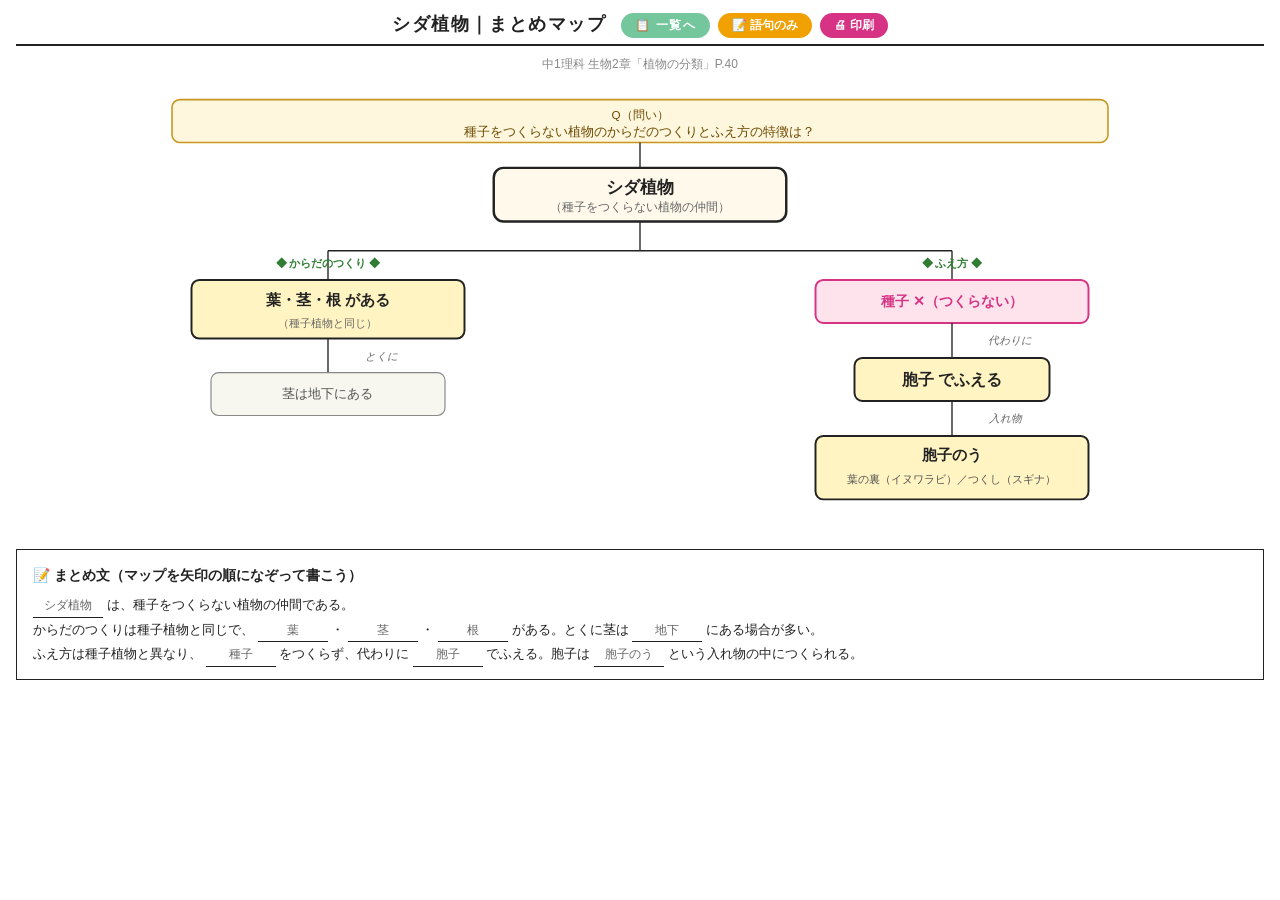
<file: maps/chu1-p40-shida-shokubutsu.html>
<!DOCTYPE html>
<html lang="ja">
<head>
<meta charset="UTF-8">
<meta name="viewport" content="width=device-width, initial-scale=1.0">
<title>シダ植物｜まとめマップ</title>
<style>
@page { size: A4 landscape; margin: 10mm; }
* { box-sizing: border-box; margin: 0; padding: 0; }
body {
  font-family: "UD デジタル 教科書体 NP-B", "Hiragino Maru Gothic ProN", "Meiryo", sans-serif;
  background: white;
  color: #222;
  padding: 12px 16px;
}
.wrap { max-width: 1280px; margin: 0 auto; }
h1 {
  font-size: 18px;
  text-align: center;
  color: #222;
  padding-bottom: 6px;
  border-bottom: 2px solid #222;
  margin-bottom: 10px;
  letter-spacing: 0.08em;
}
.meta { text-align: center; font-size: 12px; color: #888; margin-bottom: 12px; }

svg { display: block; margin: 0 auto; width: 100%; height: auto; max-width: 1280px; }

.node {
  fill: white;
  stroke: #222;
  stroke-width: 1.6;
}
.node-main {
  fill: #fff9ec;
  stroke: #222;
  stroke-width: 2.5;
}
.node-leaf {
  fill: #fff4c2;
  stroke: #222;
  stroke-width: 2;
}
.node-cross {
  fill: #ffe3ec;
  stroke: #D63384;
  stroke-width: 2;
}
.node-info {
  fill: #f7f7f0;
  stroke: #888;
  stroke-width: 1.2;
}
.node-question {
  fill: #fef6dd;
  stroke: #C8961E;
  stroke-width: 1.6;
}
.label {
  font-family: inherit;
  font-size: 14px;
  fill: #222;
  text-anchor: middle;
  dominant-baseline: central;
}
.label-main { font-size: 16px; font-weight: bold; }
.label-leaf { font-weight: bold; font-size: 16px; }
.label-cross { fill: #D63384; font-weight: bold; }
.label-info { font-size: 12px; fill: #555; }
.label-question { font-size: 13px; fill: #6b4a00; }
.link {
  stroke: #222;
  stroke-width: 1.4;
  fill: none;
}
.linkword {
  font-size: 11px;
  fill: #666;
  text-anchor: middle;
  dominant-baseline: central;
  font-style: italic;
}

.summary {
  margin-top: 16px;
  padding: 12px 16px;
  border: 1.5px solid #222;
  font-size: 13px;
  line-height: 1.9;
}
.summary strong { display: block; margin-bottom: 4px; font-size: 14px; }
.summary .blank {
  display: inline-block;
  border-bottom: 1.5px solid #222;
  min-width: 70px;
  text-align: center;
  padding: 0 6px;
  color: #666;
  font-size: 12px;
}
.back-btn {
  display: inline-block;
  padding: 4px 14px;
  background: #74c69d;
  color: white;
  border-radius: 14px;
  text-decoration: none;
  font-family: inherit;
  font-size: 12px;
  font-weight: bold;
  margin-left: 8px;
  vertical-align: middle;
}
.back-btn:hover { background: #57b387; }
.words-btn {
  display: inline-block;
  padding: 4px 14px;
  background: #f0a000;
  color: white;
  border: none;
  border-radius: 14px;
  cursor: pointer;
  font-family: inherit;
  font-size: 12px;
  font-weight: bold;
  margin-left: 8px;
  vertical-align: middle;
}
.words-btn:hover { background: #d68a00; }
.words-only {
  margin-top: 24px;
  padding: 28px 24px 50px;
  text-align: center;
  background: #fff8e8;
  border: 2px dashed #e8c84a;
  border-radius: 16px;
}
.words-only h2 {
  font-size: 20px;
  margin-bottom: 8px;
  color: #946800;
}
.words-only .hint {
  color: #886a3a;
  font-size: 13px;
  margin-bottom: 26px;
  line-height: 1.7;
}
.words-grid {
  display: grid;
  grid-template-columns: repeat(auto-fill, minmax(120px, 1fr));
  gap: 14px;
  max-width: 820px;
  margin: 0 auto;
}
.word-card {
  background: #fff4c2;
  border: 2px solid #e8c84a;
  border-radius: 12px;
  padding: 18px 10px;
  font-size: 17px;
  font-weight: bold;
  color: #6b4a00;
  box-shadow: 0 2px 4px rgba(216,173,105,0.2);
}
.print-btn {
  display: inline-block;
  padding: 4px 14px;
  background: #D63384;
  color: white;
  border: none;
  border-radius: 14px;
  cursor: pointer;
  font-family: inherit;
  font-size: 12px;
  font-weight: bold;
  margin-left: 8px;
  vertical-align: middle;
}
@media print {
  .print-btn, .back-btn, .words-btn, .words-only { display: none; }
  body { padding: 0; }
}
.svg-scroll {
  overflow-x: auto;
  -webkit-overflow-scrolling: touch;
  max-width: 100%;
  margin: 0 auto;
}
@media (max-width: 600px) {
  body { padding: 8px 6px; }
  .wrap { max-width: 100%; }
  h1 {
    font-size: 14px;
    line-height: 1.6;
    padding-bottom: 8px;
    letter-spacing: 0.03em;
  }
  .meta { font-size: 11px; margin-bottom: 8px; }
  .back-btn, .words-btn, .print-btn {
    padding: 4px 10px;
    font-size: 11px;
    margin-left: 4px;
    margin-top: 6px;
  }
  svg { min-width: 720px; }
  .summary { font-size: 12px; padding: 10px 12px; line-height: 1.85; }
  .summary strong { font-size: 13px; }
  .summary .blank { min-width: 50px; padding: 0 4px; }
  .words-only { padding: 20px 12px 32px; margin-top: 16px; }
  .words-only h2 { font-size: 17px; }
  .words-only .hint { font-size: 12px; margin-bottom: 18px; }
  .words-grid { gap: 8px; grid-template-columns: repeat(auto-fill, minmax(95px, 1fr)); }
  .word-card { font-size: 14px; padding: 12px 6px; }
}
</style>
</head>
<body>
<div class="wrap">

<h1>シダ植物｜まとめマップ <a href="../index.html" class="back-btn">📋 一覧へ</a><button class="words-btn" onclick="toggleWords(this)">📝 語句のみ</button><button class="print-btn" onclick="window.print()">🖨 印刷</button></h1>
<div class="meta">中1理科 生物2章「植物の分類」P.40</div>

<div class="svg-scroll"><svg viewBox="0 0 1280 460" xmlns="http://www.w3.org/2000/svg">

  <!-- 問いバナー -->
  <rect class="node-question" x="160" y="15" width="960" height="44" rx="8"/>
  <text class="label label-question" x="640" y="30" style="font-size:12px;">Q（問い）</text>
  <text class="label label-question" x="640" y="48">種子をつくらない植物のからだのつくりとふえ方の特徴は？</text>

  <!-- Q → 中心 -->
  <line class="link" x1="640" y1="59" x2="640" y2="85"/>

  <!-- 中心ノード -->
  <rect class="node-main" x="490" y="85" width="300" height="55" rx="10"/>
  <text class="label label-main" x="640" y="105" style="font-size:17px;">シダ植物</text>
  <text class="label" x="640" y="125" style="font-size:12px;fill:#666;">（種子をつくらない植物の仲間）</text>

  <!-- 中心 → 分岐 -->
  <line class="link" x1="640" y1="140" x2="640" y2="170"/>
  <line class="link" x1="320" y1="170" x2="960" y2="170"/>
  <line class="link" x1="320" y1="170" x2="320" y2="200"/>
  <line class="link" x1="960" y1="170" x2="960" y2="200"/>

  <!-- セクションタイトル -->
  <text x="320" y="187" style="font-size:11px;fill:#2E7D32;font-weight:bold;text-anchor:middle;">◆ からだのつくり ◆</text>
  <text x="960" y="187" style="font-size:11px;fill:#2E7D32;font-weight:bold;text-anchor:middle;">◆ ふえ方 ◆</text>

  <!-- ============ 左枝：からだのつくり ============ -->

  <!-- 葉・茎・根 がある -->
  <rect class="node-leaf" x="180" y="200" width="280" height="60" rx="8"/>
  <text class="label label-leaf" x="320" y="221" style="font-size:15px;">葉・茎・根 がある</text>
  <text class="label" x="320" y="244" style="font-size:11px;fill:#666;">（種子植物と同じ）</text>

  <!-- → 茎は地下 -->
  <line class="link" x1="320" y1="260" x2="320" y2="295"/>
  <text class="linkword" x="375" y="278">とくに</text>
  <rect class="node-info" x="200" y="295" width="240" height="44" rx="8"/>
  <text class="label label-info" x="320" y="317" style="font-size:13px;">茎は地下にある</text>

  <!-- ============ 右枝：ふえ方 ============ -->

  <!-- 種子をつくらない (cross) -->
  <rect class="node-cross" x="820" y="200" width="280" height="44" rx="8"/>
  <text class="label label-cross" x="960" y="222" style="font-size:14px;">種子 ✕（つくらない）</text>

  <!-- → 胞子でふえる -->
  <line class="link" x1="960" y1="244" x2="960" y2="280"/>
  <text class="linkword" x="1020" y="262">代わりに</text>
  <rect class="node-leaf" x="860" y="280" width="200" height="44" rx="8"/>
  <text class="label label-leaf" x="960" y="302">胞子 でふえる</text>

  <!-- → 胞子のう -->
  <line class="link" x1="960" y1="324" x2="960" y2="360"/>
  <text class="linkword" x="1015" y="342">入れ物</text>
  <rect class="node-leaf" x="820" y="360" width="280" height="65" rx="8"/>
  <text class="label label-leaf" x="960" y="380" style="font-size:15px;">胞子のう</text>
  <text class="label" x="960" y="404" style="font-size:11px;fill:#555;">葉の裏（イヌワラビ）／つくし（スギナ）</text>

</svg></div>

<div class="summary">
  <strong>📝 まとめ文（マップを矢印の順になぞって書こう）</strong>
  <span class="blank">シダ植物</span> は、種子をつくらない植物の仲間である。<br>
  からだのつくりは種子植物と同じで、 <span class="blank">葉</span> ・ <span class="blank">茎</span> ・ <span class="blank">根</span> がある。とくに茎は <span class="blank">地下</span> にある場合が多い。<br>
  ふえ方は種子植物と異なり、 <span class="blank">種子</span> をつくらず、代わりに <span class="blank">胞子</span> でふえる。胞子は <span class="blank">胞子のう</span> という入れ物の中につくられる。
</div>

<div class="words-only" hidden>
  <h2>📝 語句チェック</h2>
  <p class="hint">この語句が、マップのどこにあって、どうつながっていたか思い出せるかな？</p>
  <div class="words-grid">
    <div class="word-card">シダ植物</div>
    <div class="word-card">葉</div>
    <div class="word-card">茎</div>
    <div class="word-card">根</div>
    <div class="word-card">種子</div>
    <div class="word-card">胞子</div>
    <div class="word-card">胞子のう</div>
  </div>
</div>

<script>
function toggleWords(btn) {
  const svg = document.querySelector('svg');
  const summary = document.querySelector('.summary');
  const words = document.querySelector('.words-only');
  if (words.hidden) {
    svg.style.display = 'none';
    summary.style.display = 'none';
    words.hidden = false;
    btn.textContent = '🗺️ マップへ戻る';
  } else {
    svg.style.display = '';
    summary.style.display = '';
    words.hidden = true;
    btn.textContent = '📝 語句のみ';
  }
}
</script>

</div>
</body>
</html>
</file>
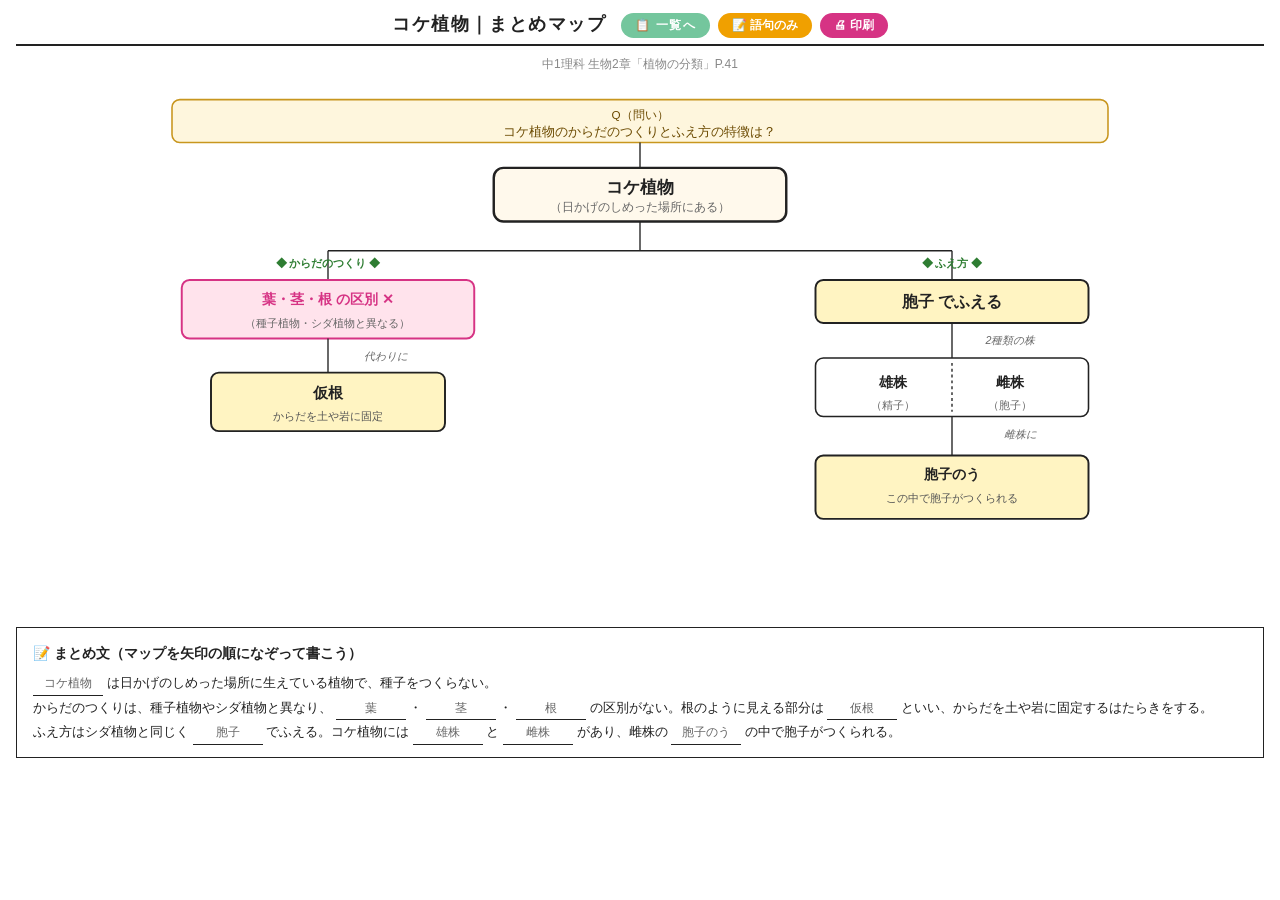
<file: maps/chu1-p41-koke-shokubutsu.html>
<!DOCTYPE html>
<html lang="ja">
<head>
<meta charset="UTF-8">
<meta name="viewport" content="width=device-width, initial-scale=1.0">
<title>コケ植物｜まとめマップ</title>
<style>
@page { size: A4 landscape; margin: 10mm; }
* { box-sizing: border-box; margin: 0; padding: 0; }
body {
  font-family: "UD デジタル 教科書体 NP-B", "Hiragino Maru Gothic ProN", "Meiryo", sans-serif;
  background: white;
  color: #222;
  padding: 12px 16px;
}
.wrap { max-width: 1280px; margin: 0 auto; }
h1 {
  font-size: 18px;
  text-align: center;
  color: #222;
  padding-bottom: 6px;
  border-bottom: 2px solid #222;
  margin-bottom: 10px;
  letter-spacing: 0.08em;
}
.meta { text-align: center; font-size: 12px; color: #888; margin-bottom: 12px; }

svg { display: block; margin: 0 auto; width: 100%; height: auto; max-width: 1280px; }

.node {
  fill: white;
  stroke: #222;
  stroke-width: 1.6;
}
.node-main {
  fill: #fff9ec;
  stroke: #222;
  stroke-width: 2.5;
}
.node-leaf {
  fill: #fff4c2;
  stroke: #222;
  stroke-width: 2;
}
.node-cross {
  fill: #ffe3ec;
  stroke: #D63384;
  stroke-width: 2;
}
.node-info {
  fill: #f7f7f0;
  stroke: #888;
  stroke-width: 1.2;
}
.node-question {
  fill: #fef6dd;
  stroke: #C8961E;
  stroke-width: 1.6;
}
.label {
  font-family: inherit;
  font-size: 14px;
  fill: #222;
  text-anchor: middle;
  dominant-baseline: central;
}
.label-main { font-size: 16px; font-weight: bold; }
.label-leaf { font-weight: bold; font-size: 16px; }
.label-cross { fill: #D63384; font-weight: bold; }
.label-info { font-size: 12px; fill: #555; }
.label-question { font-size: 13px; fill: #6b4a00; }
.link {
  stroke: #222;
  stroke-width: 1.4;
  fill: none;
}
.linkword {
  font-size: 11px;
  fill: #666;
  text-anchor: middle;
  dominant-baseline: central;
  font-style: italic;
}

.summary {
  margin-top: 16px;
  padding: 12px 16px;
  border: 1.5px solid #222;
  font-size: 13px;
  line-height: 1.9;
}
.summary strong { display: block; margin-bottom: 4px; font-size: 14px; }
.summary .blank {
  display: inline-block;
  border-bottom: 1.5px solid #222;
  min-width: 70px;
  text-align: center;
  padding: 0 6px;
  color: #666;
  font-size: 12px;
}
.back-btn {
  display: inline-block;
  padding: 4px 14px;
  background: #74c69d;
  color: white;
  border-radius: 14px;
  text-decoration: none;
  font-family: inherit;
  font-size: 12px;
  font-weight: bold;
  margin-left: 8px;
  vertical-align: middle;
}
.back-btn:hover { background: #57b387; }
.words-btn {
  display: inline-block;
  padding: 4px 14px;
  background: #f0a000;
  color: white;
  border: none;
  border-radius: 14px;
  cursor: pointer;
  font-family: inherit;
  font-size: 12px;
  font-weight: bold;
  margin-left: 8px;
  vertical-align: middle;
}
.words-btn:hover { background: #d68a00; }
.words-only {
  margin-top: 24px;
  padding: 28px 24px 50px;
  text-align: center;
  background: #fff8e8;
  border: 2px dashed #e8c84a;
  border-radius: 16px;
}
.words-only h2 {
  font-size: 20px;
  margin-bottom: 8px;
  color: #946800;
}
.words-only .hint {
  color: #886a3a;
  font-size: 13px;
  margin-bottom: 26px;
  line-height: 1.7;
}
.words-grid {
  display: grid;
  grid-template-columns: repeat(auto-fill, minmax(120px, 1fr));
  gap: 14px;
  max-width: 820px;
  margin: 0 auto;
}
.word-card {
  background: #fff4c2;
  border: 2px solid #e8c84a;
  border-radius: 12px;
  padding: 18px 10px;
  font-size: 17px;
  font-weight: bold;
  color: #6b4a00;
  box-shadow: 0 2px 4px rgba(216,173,105,0.2);
}
.print-btn {
  display: inline-block;
  padding: 4px 14px;
  background: #D63384;
  color: white;
  border: none;
  border-radius: 14px;
  cursor: pointer;
  font-family: inherit;
  font-size: 12px;
  font-weight: bold;
  margin-left: 8px;
  vertical-align: middle;
}
@media print {
  .print-btn, .back-btn, .words-btn, .words-only { display: none; }
  body { padding: 0; }
}
.svg-scroll {
  overflow-x: auto;
  -webkit-overflow-scrolling: touch;
  max-width: 100%;
  margin: 0 auto;
}
@media (max-width: 600px) {
  body { padding: 8px 6px; }
  .wrap { max-width: 100%; }
  h1 {
    font-size: 14px;
    line-height: 1.6;
    padding-bottom: 8px;
    letter-spacing: 0.03em;
  }
  .meta { font-size: 11px; margin-bottom: 8px; }
  .back-btn, .words-btn, .print-btn {
    padding: 4px 10px;
    font-size: 11px;
    margin-left: 4px;
    margin-top: 6px;
  }
  svg { min-width: 720px; }
  .summary { font-size: 12px; padding: 10px 12px; line-height: 1.85; }
  .summary strong { font-size: 13px; }
  .summary .blank { min-width: 50px; padding: 0 4px; }
  .words-only { padding: 20px 12px 32px; margin-top: 16px; }
  .words-only h2 { font-size: 17px; }
  .words-only .hint { font-size: 12px; margin-bottom: 18px; }
  .words-grid { gap: 8px; grid-template-columns: repeat(auto-fill, minmax(95px, 1fr)); }
  .word-card { font-size: 14px; padding: 12px 6px; }
}
</style>
</head>
<body>
<div class="wrap">

<h1>コケ植物｜まとめマップ <a href="../index.html" class="back-btn">📋 一覧へ</a><button class="words-btn" onclick="toggleWords(this)">📝 語句のみ</button><button class="print-btn" onclick="window.print()">🖨 印刷</button></h1>
<div class="meta">中1理科 生物2章「植物の分類」P.41</div>

<div class="svg-scroll"><svg viewBox="0 0 1280 540" xmlns="http://www.w3.org/2000/svg">

  <!-- 問いバナー -->
  <rect class="node-question" x="160" y="15" width="960" height="44" rx="8"/>
  <text class="label label-question" x="640" y="30" style="font-size:12px;">Q（問い）</text>
  <text class="label label-question" x="640" y="48">コケ植物のからだのつくりとふえ方の特徴は？</text>

  <!-- Q → 中心 -->
  <line class="link" x1="640" y1="59" x2="640" y2="85"/>

  <!-- 中心ノード -->
  <rect class="node-main" x="490" y="85" width="300" height="55" rx="10"/>
  <text class="label label-main" x="640" y="105" style="font-size:17px;">コケ植物</text>
  <text class="label" x="640" y="125" style="font-size:12px;fill:#666;">（日かげのしめった場所にある）</text>

  <!-- 中心 → 分岐 -->
  <line class="link" x1="640" y1="140" x2="640" y2="170"/>
  <line class="link" x1="320" y1="170" x2="960" y2="170"/>
  <line class="link" x1="320" y1="170" x2="320" y2="200"/>
  <line class="link" x1="960" y1="170" x2="960" y2="200"/>

  <!-- セクションタイトル -->
  <text x="320" y="187" style="font-size:11px;fill:#2E7D32;font-weight:bold;text-anchor:middle;">◆ からだのつくり ◆</text>
  <text x="960" y="187" style="font-size:11px;fill:#2E7D32;font-weight:bold;text-anchor:middle;">◆ ふえ方 ◆</text>

  <!-- ============ 左枝：からだのつくり ============ -->

  <!-- 葉・茎・根の区別がない (cross) -->
  <rect class="node-cross" x="170" y="200" width="300" height="60" rx="8"/>
  <text class="label label-cross" x="320" y="220" style="font-size:14px;">葉・茎・根 の区別 ✕</text>
  <text class="label" x="320" y="244" style="font-size:11px;fill:#666;">（種子植物・シダ植物と異なる）</text>

  <!-- → 仮根 -->
  <line class="link" x1="320" y1="260" x2="320" y2="295"/>
  <text class="linkword" x="380" y="278">代わりに</text>
  <rect class="node-leaf" x="200" y="295" width="240" height="60" rx="8"/>
  <text class="label label-leaf" x="320" y="316" style="font-size:15px;">仮根</text>
  <text class="label" x="320" y="340" style="font-size:11px;fill:#555;">からだを土や岩に固定</text>

  <!-- ============ 右枝：ふえ方 ============ -->

  <!-- 胞子でふえる -->
  <rect class="node-leaf" x="820" y="200" width="280" height="44" rx="8"/>
  <text class="label label-leaf" x="960" y="222">胞子 でふえる</text>

  <!-- → 雄株・雌株 -->
  <line class="link" x1="960" y1="244" x2="960" y2="280"/>
  <text class="linkword" x="1020" y="262">2種類の株</text>
  <rect class="node" x="820" y="280" width="280" height="60" rx="8"/>
  <text class="label" x="900" y="305" style="font-size:14px;font-weight:bold;">雄株</text>
  <text class="label" x="1020" y="305" style="font-size:14px;font-weight:bold;">雌株</text>
  <line class="link" x1="960" y1="285" x2="960" y2="335" style="stroke-dasharray:3 3;"/>
  <text class="label" x="900" y="328" style="font-size:11px;fill:#666;">（精子）</text>
  <text class="label" x="1020" y="328" style="font-size:11px;fill:#666;">（胞子）</text>

  <!-- → 雌株の胞子のうで胞子 -->
  <line class="link" x1="960" y1="340" x2="960" y2="380"/>
  <text class="linkword" x="1030" y="358">雌株に</text>
  <rect class="node-leaf" x="820" y="380" width="280" height="65" rx="8"/>
  <text class="label label-leaf" x="960" y="400" style="font-size:14px;">胞子のう</text>
  <text class="label" x="960" y="424" style="font-size:11px;fill:#555;">この中で胞子がつくられる</text>

</svg></div>

<div class="summary">
  <strong>📝 まとめ文（マップを矢印の順になぞって書こう）</strong>
  <span class="blank">コケ植物</span> は日かげのしめった場所に生えている植物で、種子をつくらない。<br>
  からだのつくりは、種子植物やシダ植物と異なり、 <span class="blank">葉</span> ・ <span class="blank">茎</span> ・ <span class="blank">根</span> の区別がない。根のように見える部分は <span class="blank">仮根</span> といい、からだを土や岩に固定するはたらきをする。<br>
  ふえ方はシダ植物と同じく <span class="blank">胞子</span> でふえる。コケ植物には <span class="blank">雄株</span> と <span class="blank">雌株</span> があり、雌株の <span class="blank">胞子のう</span> の中で胞子がつくられる。
</div>

<div class="words-only" hidden>
  <h2>📝 語句チェック</h2>
  <p class="hint">この語句が、マップのどこにあって、どうつながっていたか思い出せるかな？</p>
  <div class="words-grid">
    <div class="word-card">コケ植物</div>
    <div class="word-card">葉</div>
    <div class="word-card">茎</div>
    <div class="word-card">根</div>
    <div class="word-card">仮根</div>
    <div class="word-card">胞子</div>
    <div class="word-card">胞子のう</div>
    <div class="word-card">雄株</div>
    <div class="word-card">雌株</div>
  </div>
</div>

<script>
function toggleWords(btn) {
  const svg = document.querySelector('svg');
  const summary = document.querySelector('.summary');
  const words = document.querySelector('.words-only');
  if (words.hidden) {
    svg.style.display = 'none';
    summary.style.display = 'none';
    words.hidden = false;
    btn.textContent = '🗺️ マップへ戻る';
  } else {
    svg.style.display = '';
    summary.style.display = '';
    words.hidden = true;
    btn.textContent = '📝 語句のみ';
  }
}
</script>

</div>
</body>
</html>
</file>
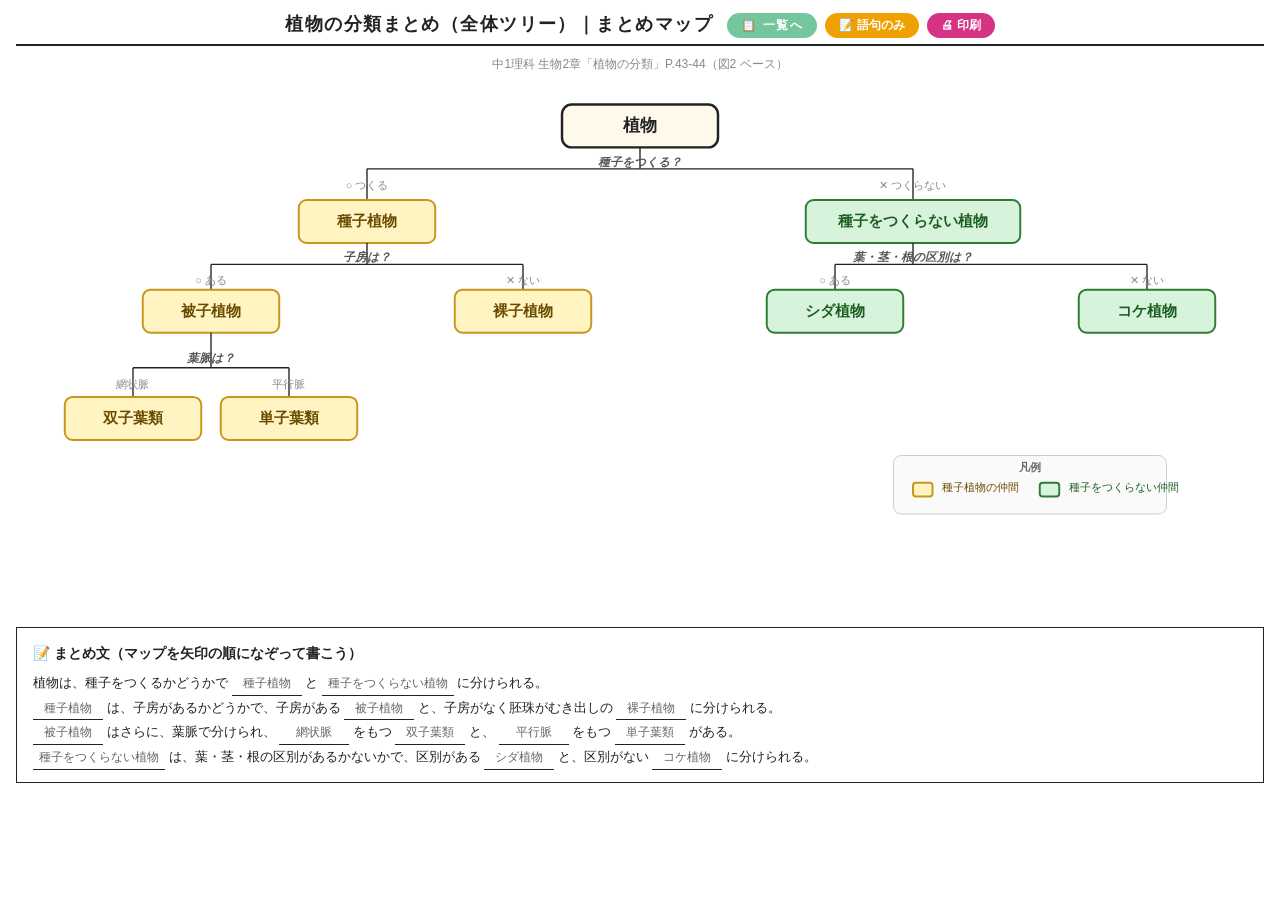
<file: maps/chu1-p43-44-shokubutsu-zentai-bunrui.html>
<!DOCTYPE html>
<html lang="ja">
<head>
<meta charset="UTF-8">
<meta name="viewport" content="width=device-width, initial-scale=1.0">
<title>植物の分類まとめ（全体ツリー）｜まとめマップ</title>
<style>
@page { size: A4 landscape; margin: 10mm; }
* { box-sizing: border-box; margin: 0; padding: 0; }
body {
  font-family: "UD デジタル 教科書体 NP-B", "Hiragino Maru Gothic ProN", "Meiryo", sans-serif;
  background: white;
  color: #222;
  padding: 12px 16px;
}
.wrap { max-width: 1280px; margin: 0 auto; }
h1 {
  font-size: 18px;
  text-align: center;
  color: #222;
  padding-bottom: 6px;
  border-bottom: 2px solid #222;
  margin-bottom: 10px;
  letter-spacing: 0.08em;
}
.meta { text-align: center; font-size: 12px; color: #888; margin-bottom: 12px; }

svg { display: block; margin: 0 auto; width: 100%; height: auto; max-width: 1280px; }

.node {
  fill: white;
  stroke: #222;
  stroke-width: 1.6;
}
.node-main {
  fill: #fff9ec;
  stroke: #222;
  stroke-width: 2.5;
}
.node-yellow {
  fill: #fff4c2;
  stroke: #C8961E;
  stroke-width: 2;
}
.node-green {
  fill: #d8f3dc;
  stroke: #2E7D32;
  stroke-width: 2;
}
.label {
  font-family: inherit;
  font-size: 14px;
  fill: #222;
  text-anchor: middle;
  dominant-baseline: central;
}
.label-main { font-size: 17px; font-weight: bold; }
.label-leaf { font-weight: bold; font-size: 15px; }
.label-yellow { fill: #6b4a00; }
.label-green { fill: #1b5e20; }
.criterion {
  font-size: 12px;
  fill: #555;
  text-anchor: middle;
  dominant-baseline: central;
  font-style: italic;
  font-weight: bold;
}
.answer {
  font-size: 11px;
  fill: #888;
  text-anchor: middle;
  dominant-baseline: central;
}
.link {
  stroke: #222;
  stroke-width: 1.4;
  fill: none;
}

.summary {
  margin-top: 16px;
  padding: 12px 16px;
  border: 1.5px solid #222;
  font-size: 13px;
  line-height: 1.9;
}
.summary strong { display: block; margin-bottom: 4px; font-size: 14px; }
.summary .blank {
  display: inline-block;
  border-bottom: 1.5px solid #222;
  min-width: 70px;
  text-align: center;
  padding: 0 6px;
  color: #666;
  font-size: 12px;
}
.back-btn {
  display: inline-block;
  padding: 4px 14px;
  background: #74c69d;
  color: white;
  border-radius: 14px;
  text-decoration: none;
  font-family: inherit;
  font-size: 12px;
  font-weight: bold;
  margin-left: 8px;
  vertical-align: middle;
}
.back-btn:hover { background: #57b387; }
.words-btn {
  display: inline-block;
  padding: 4px 14px;
  background: #f0a000;
  color: white;
  border: none;
  border-radius: 14px;
  cursor: pointer;
  font-family: inherit;
  font-size: 12px;
  font-weight: bold;
  margin-left: 8px;
  vertical-align: middle;
}
.words-btn:hover { background: #d68a00; }
.words-only {
  margin-top: 24px;
  padding: 28px 24px 50px;
  text-align: center;
  background: #fff8e8;
  border: 2px dashed #e8c84a;
  border-radius: 16px;
}
.words-only h2 {
  font-size: 20px;
  margin-bottom: 8px;
  color: #946800;
}
.words-only .hint {
  color: #886a3a;
  font-size: 13px;
  margin-bottom: 26px;
  line-height: 1.7;
}
.words-grid {
  display: grid;
  grid-template-columns: repeat(auto-fill, minmax(120px, 1fr));
  gap: 14px;
  max-width: 820px;
  margin: 0 auto;
}
.word-card {
  background: #fff4c2;
  border: 2px solid #e8c84a;
  border-radius: 12px;
  padding: 18px 10px;
  font-size: 17px;
  font-weight: bold;
  color: #6b4a00;
  box-shadow: 0 2px 4px rgba(216,173,105,0.2);
}
.print-btn {
  display: inline-block;
  padding: 4px 14px;
  background: #D63384;
  color: white;
  border: none;
  border-radius: 14px;
  cursor: pointer;
  font-family: inherit;
  font-size: 12px;
  font-weight: bold;
  margin-left: 8px;
  vertical-align: middle;
}
@media print {
  .print-btn, .back-btn, .words-btn, .words-only { display: none; }
  body { padding: 0; }
}
.svg-scroll {
  overflow-x: auto;
  -webkit-overflow-scrolling: touch;
  max-width: 100%;
  margin: 0 auto;
}
@media (max-width: 600px) {
  body { padding: 8px 6px; }
  .wrap { max-width: 100%; }
  h1 {
    font-size: 14px;
    line-height: 1.6;
    padding-bottom: 8px;
    letter-spacing: 0.03em;
  }
  .meta { font-size: 11px; margin-bottom: 8px; }
  .back-btn, .words-btn, .print-btn {
    padding: 4px 10px;
    font-size: 11px;
    margin-left: 4px;
    margin-top: 6px;
  }
  svg { min-width: 720px; }
  .summary { font-size: 12px; padding: 10px 12px; line-height: 1.85; }
  .summary strong { font-size: 13px; }
  .summary .blank { min-width: 50px; padding: 0 4px; }
  .words-only { padding: 20px 12px 32px; margin-top: 16px; }
  .words-only h2 { font-size: 17px; }
  .words-only .hint { font-size: 12px; margin-bottom: 18px; }
  .words-grid { gap: 8px; grid-template-columns: repeat(auto-fill, minmax(95px, 1fr)); }
  .word-card { font-size: 14px; padding: 12px 6px; }
}
</style>
</head>
<body>
<div class="wrap">

<h1>植物の分類まとめ（全体ツリー）｜まとめマップ <a href="../index.html" class="back-btn">📋 一覧へ</a><button class="words-btn" onclick="toggleWords(this)">📝 語句のみ</button><button class="print-btn" onclick="window.print()">🖨 印刷</button></h1>
<div class="meta">中1理科 生物2章「植物の分類」P.43-44（図2 ベース）</div>

<div class="svg-scroll"><svg viewBox="0 0 1280 540" xmlns="http://www.w3.org/2000/svg">

  <!-- ============ Level 0: 植物 ============ -->
  <rect class="node-main" x="560" y="20" width="160" height="44" rx="10"/>
  <text class="label label-main" x="640" y="42">植物</text>

  <!-- 植物 → Level 1 -->
  <line class="link" x1="640" y1="64" x2="640" y2="86"/>
  <text class="criterion" x="640" y="78">種子をつくる？</text>

  <line class="link" x1="360" y1="86" x2="920" y2="86"/>
  <line class="link" x1="360" y1="86" x2="360" y2="118"/>
  <line class="link" x1="920" y1="86" x2="920" y2="118"/>

  <text class="answer" x="360" y="103">○ つくる</text>
  <text class="answer" x="920" y="103">✕ つくらない</text>

  <!-- ============ Level 1: 種子植物 / 種子をつくらない植物 ============ -->
  <rect class="node-yellow" x="290" y="118" width="140" height="44" rx="8"/>
  <text class="label label-leaf label-yellow" x="360" y="140">種子植物</text>

  <rect class="node-green" x="810" y="118" width="220" height="44" rx="8"/>
  <text class="label label-leaf label-green" x="920" y="140">種子をつくらない植物</text>

  <!-- ============ 種子植物 → Level 2 (被子・裸子) ============ -->
  <line class="link" x1="360" y1="162" x2="360" y2="184"/>
  <text class="criterion" x="360" y="176">子房は？</text>

  <line class="link" x1="200" y1="184" x2="520" y2="184"/>
  <line class="link" x1="200" y1="184" x2="200" y2="210"/>
  <line class="link" x1="520" y1="184" x2="520" y2="210"/>

  <text class="answer" x="200" y="200">○ ある</text>
  <text class="answer" x="520" y="200">✕ ない</text>

  <!-- 被子植物 -->
  <rect class="node-yellow" x="130" y="210" width="140" height="44" rx="8"/>
  <text class="label label-leaf label-yellow" x="200" y="232">被子植物</text>

  <!-- 裸子植物 -->
  <rect class="node-yellow" x="450" y="210" width="140" height="44" rx="8"/>
  <text class="label label-leaf label-yellow" x="520" y="232">裸子植物</text>

  <!-- ============ 種子をつくらない植物 → Level 2 (シダ・コケ) ============ -->
  <line class="link" x1="920" y1="162" x2="920" y2="184"/>
  <text class="criterion" x="920" y="176">葉・茎・根の区別は？</text>

  <line class="link" x1="840" y1="184" x2="1160" y2="184"/>
  <line class="link" x1="840" y1="184" x2="840" y2="210"/>
  <line class="link" x1="1160" y1="184" x2="1160" y2="210"/>

  <text class="answer" x="840" y="200">○ ある</text>
  <text class="answer" x="1160" y="200">✕ ない</text>

  <!-- シダ植物 -->
  <rect class="node-green" x="770" y="210" width="140" height="44" rx="8"/>
  <text class="label label-leaf label-green" x="840" y="232">シダ植物</text>

  <!-- コケ植物 -->
  <rect class="node-green" x="1090" y="210" width="140" height="44" rx="8"/>
  <text class="label label-leaf label-green" x="1160" y="232">コケ植物</text>

  <!-- ============ 被子植物 → Level 3 (双子葉・単子葉) ============ -->
  <line class="link" x1="200" y1="254" x2="200" y2="290"/>
  <text class="criterion" x="200" y="280">葉脈は？</text>

  <line class="link" x1="120" y1="290" x2="280" y2="290"/>
  <line class="link" x1="120" y1="290" x2="120" y2="320"/>
  <line class="link" x1="280" y1="290" x2="280" y2="320"/>

  <text class="answer" x="120" y="307">網状脈</text>
  <text class="answer" x="280" y="307">平行脈</text>

  <!-- 双子葉類 -->
  <rect class="node-yellow" x="50" y="320" width="140" height="44" rx="8"/>
  <text class="label label-leaf label-yellow" x="120" y="342">双子葉類</text>

  <!-- 単子葉類 -->
  <rect class="node-yellow" x="210" y="320" width="140" height="44" rx="8"/>
  <text class="label label-leaf label-yellow" x="280" y="342">単子葉類</text>

  <!-- ============ Legend ============ -->
  <rect x="900" y="380" width="280" height="60" rx="8" style="fill:#fafafa;stroke:#ccc;stroke-width:1;"/>
  <text x="1040" y="396" style="font-size:11px;fill:#666;text-anchor:middle;font-weight:bold;">凡例</text>
  <rect class="node-yellow" x="920" y="408" width="20" height="14" rx="3"/>
  <text x="950" y="416" style="font-size:11px;fill:#6b4a00;">種子植物の仲間</text>
  <rect class="node-green" x="1050" y="408" width="20" height="14" rx="3"/>
  <text x="1080" y="416" style="font-size:11px;fill:#1b5e20;">種子をつくらない仲間</text>

</svg></div>

<div class="summary">
  <strong>📝 まとめ文（マップを矢印の順になぞって書こう）</strong>
  植物は、種子をつくるかどうかで <span class="blank">種子植物</span> と <span class="blank">種子をつくらない植物</span> に分けられる。<br>
  <span class="blank">種子植物</span> は、子房があるかどうかで、子房がある <span class="blank">被子植物</span> と、子房がなく胚珠がむき出しの <span class="blank">裸子植物</span> に分けられる。<br>
  <span class="blank">被子植物</span> はさらに、葉脈で分けられ、 <span class="blank">網状脈</span> をもつ <span class="blank">双子葉類</span> と、 <span class="blank">平行脈</span> をもつ <span class="blank">単子葉類</span> がある。<br>
  <span class="blank">種子をつくらない植物</span> は、葉・茎・根の区別があるかないかで、区別がある <span class="blank">シダ植物</span> と、区別がない <span class="blank">コケ植物</span> に分けられる。
</div>

<div class="words-only" hidden>
  <h2>📝 語句チェック</h2>
  <p class="hint">この語句が、マップのどこにあって、どうつながっていたか思い出せるかな？</p>
  <div class="words-grid">
    <div class="word-card">植物</div>
    <div class="word-card">種子植物</div>
    <div class="word-card">被子植物</div>
    <div class="word-card">裸子植物</div>
    <div class="word-card">双子葉類</div>
    <div class="word-card">単子葉類</div>
    <div class="word-card">種子をつくらない植物</div>
    <div class="word-card">シダ植物</div>
    <div class="word-card">コケ植物</div>
  </div>
</div>

<script>
function toggleWords(btn) {
  const svg = document.querySelector('svg');
  const summary = document.querySelector('.summary');
  const words = document.querySelector('.words-only');
  if (words.hidden) {
    svg.style.display = 'none';
    summary.style.display = 'none';
    words.hidden = false;
    btn.textContent = '🗺️ マップへ戻る';
  } else {
    svg.style.display = '';
    summary.style.display = '';
    words.hidden = true;
    btn.textContent = '📝 語句のみ';
  }
}
</script>

</div>
</body>
</html>
</file>
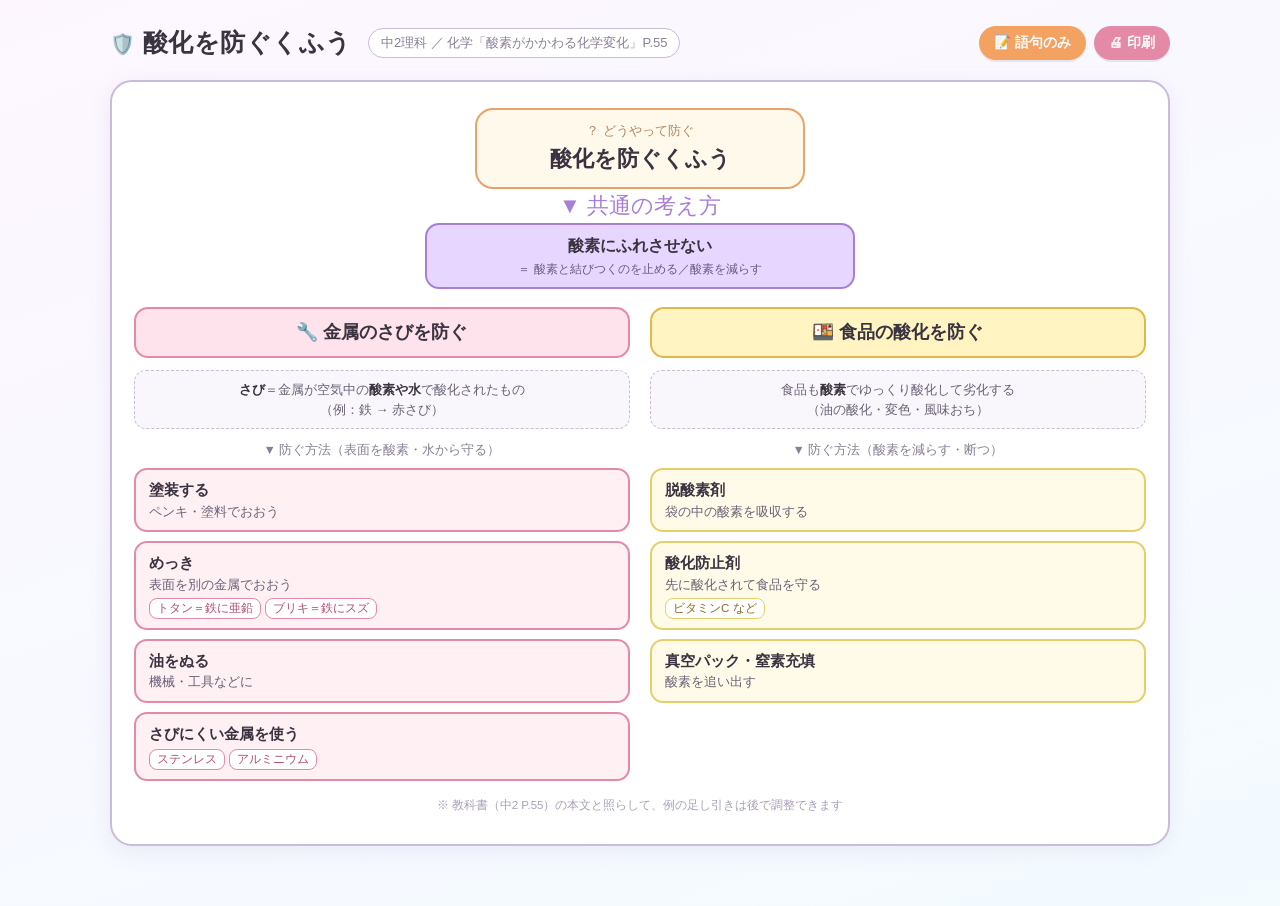
<file: maps/chu2-p55-sanka-wo-fusegu.html>
<!DOCTYPE html>
<html lang="ja">
<head>
<meta charset="UTF-8">
<meta name="viewport" content="width=device-width, initial-scale=1.0">
<title>酸化を防ぐくふう｜中2理科 まとめマップ</title>
<meta property="og:title" content="酸化を防ぐくふう｜中2理科 まとめマップ">
<meta property="og:description" content="金属のさび止めと食品の酸化防止を「酸素にふれさせない」でつなぐまとめマップ">
<meta property="og:type" content="article">
<style>
  :root{
    --ink:#3a3340; --line:#c9bcd6;
    --center:#fff9ec; --center-bd:#e9a26b;
    --rule:#e7d6ff; --rule-bd:#a87fd6;
    --metal:#ffe3ec; --metal-bd:#e58aa6;
    --food:#fff4c2; --food-bd:#e0b94a;
    --leaf:#fffbe8; --leaf-bd:#e6cf6a;
    --green:#d8f3dc; --green-bd:#74c69d;
    --card:#ffffff;
  }
  *{box-sizing:border-box;}
  body{
    margin:0; padding:24px 18px 60px;
    font-family:'Hiragino Maru Gothic ProN','Yu Gothic',' YuGothic','Rounded Mplus 1c',sans-serif;
    color:var(--ink);
    background:linear-gradient(160deg,#fdf6ff 0%,#f3fbff 100%);
    line-height:1.5;
  }
  .wrap{max-width:1060px; margin:0 auto;}
  header.top{display:flex; align-items:center; flex-wrap:wrap; gap:10px 16px; margin-bottom:18px;}
  h1{font-size:25px; margin:0; letter-spacing:.5px;}
  h1 .pin{font-size:20px;}
  .meta{font-size:13px; color:#8a7f95; background:#fff; border:1.5px solid var(--line);
        border-radius:999px; padding:4px 12px;}
  .btns{margin-left:auto; display:flex; gap:8px;}
  button{font-family:inherit; font-size:13.5px; font-weight:700; cursor:pointer;
    border:none; border-radius:999px; padding:8px 15px; color:#fff; box-shadow:0 2px 0 rgba(0,0,0,.08);}
  .b-words{background:#f4a261;}
  .b-print{background:#e58aa6;}
  button:active{transform:translateY(1px); box-shadow:none;}

  /* ===== map ===== */
  .map{background:#fff; border:2px solid var(--line); border-radius:22px; padding:26px 22px 30px;
       box-shadow:0 6px 22px rgba(150,120,180,.12);}
  .center{max-width:330px; margin:0 auto; text-align:center; background:var(--center);
    border:2.5px solid var(--center-bd); border-radius:18px; padding:12px 16px;}
  .center .q{font-size:12.5px; color:#b0895f; display:block; margin-bottom:2px;}
  .center b{font-size:22px;}
  .down{display:block; text-align:center; color:var(--rule-bd); font-size:22px; line-height:1; margin:6px 0;}
  .rule{max-width:430px; margin:0 auto; text-align:center; background:var(--rule);
    border:2px solid var(--rule-bd); border-radius:14px; padding:9px 14px; font-weight:700; font-size:16px;}
  .rule small{display:block; font-weight:500; font-size:12px; color:#6b5a86; margin-top:2px;}

  .cols{display:flex; gap:20px; margin-top:18px;}
  .col{flex:1; min-width:0;}
  .head{display:flex; align-items:center; gap:8px; justify-content:center; font-weight:800; font-size:18px;
        border-radius:14px; padding:10px; border:2px solid;}
  .col.metal .head{background:var(--metal); border-color:var(--metal-bd);}
  .col.food  .head{background:var(--food);  border-color:var(--food-bd);}
  .note{font-size:13px; background:#faf7fc; border:1.5px dashed var(--line); border-radius:12px;
        padding:9px 12px; margin:12px 0; text-align:center; color:#6a6175;}
  .note b{color:var(--ink);}
  .ways-label{text-align:center; font-size:12.5px; color:#8a7f95; margin:4px 0 8px;}
  .cards{display:flex; flex-direction:column; gap:9px;}
  .card{background:var(--leaf); border:2px solid var(--leaf-bd); border-radius:13px; padding:9px 13px;}
  .card .t{font-weight:800; font-size:15px;}
  .card .d{font-size:12.5px; color:#6a6175; margin-top:1px;}
  .card .ex{display:inline-block; font-size:11.5px; background:#fff; border:1px solid var(--leaf-bd);
            border-radius:8px; padding:1px 7px; margin:3px 4px 0 0; color:#8a6d1f;}
  .col.metal .card{background:#fff0f4; border-color:var(--metal-bd);}
  .col.metal .card .ex{border-color:var(--metal-bd); color:#b04f70;}

  /* ===== words ===== */
  .words{display:none;}
  .words h2{font-size:16px; text-align:center; color:#8a7f95;}
  .wgrid{display:flex; flex-wrap:wrap; gap:8px; justify-content:center; margin-top:10px;}
  .wgrid span{background:#fff; border:1.5px solid var(--line); border-radius:999px; padding:6px 13px; font-size:14px;}

  .foot{text-align:center; font-size:11.5px; color:#a99fb5; margin-top:16px;}

  @media print{
    @page{size:A4 landscape; margin:10mm;}
    body{background:#fff; padding:0;}
    .btns{display:none;}
    .map{box-shadow:none; border-color:#bbb;}
  }
  @media(max-width:680px){ .cols{flex-direction:column;} h1{font-size:21px;} }
</style>
</head>
<body>
<div class="wrap">
  <header class="top">
    <h1><span class="pin">🛡️</span> 酸化を防ぐくふう</h1>
    <span class="meta">中2理科 ／ 化学「酸素がかかわる化学変化」P.55</span>
    <div class="btns">
      <button class="b-words" id="btnWords" onclick="toggleWords()">📝 語句のみ</button>
      <button class="b-print" onclick="window.print()">🖨 印刷</button>
    </div>
  </header>

  <section class="map" id="map">
    <div class="center"><span class="q">？ どうやって防ぐ</span><b>酸化を防ぐくふう</b></div>
    <span class="down">▼ 共通の考え方</span>
    <div class="rule">酸素にふれさせない<small>＝ 酸素と結びつくのを止める／酸素を減らす</small></div>

    <div class="cols">
      <!-- 金属 -->
      <div class="col metal">
        <div class="head">🔧 金属のさびを防ぐ</div>
        <div class="note"><b>さび</b>＝金属が空気中の<b>酸素や水</b>で酸化されたもの<br>（例：鉄 → 赤さび）</div>
        <div class="ways-label">▼ 防ぐ方法（表面を酸素・水から守る）</div>
        <div class="cards">
          <div class="card"><div class="t">塗装する</div><div class="d">ペンキ・塗料でおおう</div></div>
          <div class="card"><div class="t">めっき</div><div class="d">表面を別の金属でおおう</div>
            <span class="ex">トタン＝鉄に亜鉛</span><span class="ex">ブリキ＝鉄にスズ</span></div>
          <div class="card"><div class="t">油をぬる</div><div class="d">機械・工具などに</div></div>
          <div class="card"><div class="t">さびにくい金属を使う</div>
            <span class="ex">ステンレス</span><span class="ex">アルミニウム</span></div>
        </div>
      </div>

      <!-- 食品 -->
      <div class="col food">
        <div class="head">🍱 食品の酸化を防ぐ</div>
        <div class="note">食品も<b>酸素</b>でゆっくり酸化して劣化する<br>（油の酸化・変色・風味おち）</div>
        <div class="ways-label">▼ 防ぐ方法（酸素を減らす・断つ）</div>
        <div class="cards">
          <div class="card"><div class="t">脱酸素剤</div><div class="d">袋の中の酸素を吸収する</div></div>
          <div class="card"><div class="t">酸化防止剤</div><div class="d">先に酸化されて食品を守る</div>
            <span class="ex">ビタミンC など</span></div>
          <div class="card"><div class="t">真空パック・窒素充填</div><div class="d">酸素を追い出す</div></div>
        </div>
      </div>
    </div>
    <div class="foot">※ 教科書（中2 P.55）の本文と照らして、例の足し引きは後で調整できます</div>
  </section>

  <!-- 語句のみ -->
  <section class="words" id="words">
    <h2>📝 この単元の語句</h2>
    <div class="wgrid">
      <span>酸化</span><span>さび</span><span>赤さび</span><span>酸素</span><span>水</span>
      <span>酸素にふれさせない</span><span>塗装</span><span>めっき</span><span>トタン</span><span>亜鉛</span>
      <span>ブリキ</span><span>スズ</span><span>油</span><span>ステンレス</span><span>アルミニウム</span>
      <span>脱酸素剤</span><span>酸化防止剤</span><span>ビタミンC</span><span>真空パック</span><span>窒素充填</span>
    </div>
    <p class="foot">「マップへ戻る」で図に戻れます</p>
  </section>
</div>

<script>
function toggleWords(){
  var m=document.getElementById('map'), w=document.getElementById('words'), b=document.getElementById('btnWords');
  var show = (w.style.display!=='block');
  w.style.display = show ? 'block':'none';
  m.style.display = show ? 'none':'block';
  b.textContent = show ? '🗺️ マップへ戻る':'📝 語句のみ';
}
</script>
</body>
</html>
</file>
<file: tadashii-hiragana/common.css>
/* MSTbase 1年生サポートアプリ 共通スタイル */
* { box-sizing: border-box; margin: 0; padding: 0; }

:root {
  --bg: #fff8e7;
  --bg-card: #ffffff;
  --primary: #ffb74d;
  --primary-soft: #ffe0b2;
  --accent: #81c784;
  --accent-soft: #c8e6c9;
  --pink: #f48fb1;
  --blue: #64b5f6;
  --text: #5d4037;
  --text-soft: #8d6e63;
  --star: #ffc107;
  --shadow: 0 4px 12px rgba(0,0,0,.08);
  --radius: 16px;
  --tap: 60px;
}

html, body {
  font-family: "Hiragino Maru Gothic ProN", "ヒラギノ丸ゴ ProN", "Quicksand", "メイリオ", sans-serif;
  background: var(--bg);
  color: var(--text);
  font-size: 24px;
  line-height: 1.5;
  -webkit-font-smoothing: antialiased;
}

button { font: inherit; cursor: pointer; border: none; background: none; color: inherit; }
input, select, textarea { font: inherit; }

.btn {
  min-width: var(--tap);
  min-height: var(--tap);
  padding: 12px 24px;
  border-radius: 999px;
  background: var(--primary);
  color: #fff;
  font-weight: 700;
  font-size: 20px;
  box-shadow: var(--shadow);
  transition: transform .15s, box-shadow .15s;
  white-space: nowrap;
}
.btn:hover, .btn:active { transform: translateY(-2px); box-shadow: 0 6px 16px rgba(0,0,0,.12); }
.btn.secondary { background: var(--accent); }
.btn.ghost { background: var(--bg-card); color: var(--text); border: 2px solid var(--primary-soft); box-shadow: none; }
.btn.danger { background: #ef9a9a; color: #fff; }

.card {
  background: var(--bg-card);
  border-radius: var(--radius);
  box-shadow: var(--shadow);
  padding: 24px;
}

.appbar {
  display: flex; align-items: center; justify-content: space-between; gap: 16px;
  padding: 16px 24px;
  background: var(--bg-card);
  box-shadow: var(--shadow);
  flex-wrap: wrap;
}
.appbar h1 { font-size: 26px; }

.container { max-width: 1200px; margin: 0 auto; padding: 24px; }

/* トースト */
.toast {
  position: fixed; left: 50%; top: 32px;
  transform: translateX(-50%) translateY(-200%);
  background: var(--accent); color: #fff;
  padding: 16px 32px; border-radius: 999px;
  font-weight: 700; font-size: 22px;
  box-shadow: var(--shadow); z-index: 9999;
  transition: transform .3s;
}
.toast.show { transform: translateX(-50%) translateY(0); }

/* 紙吹雪 */
.confetti {
  position: fixed; pointer-events: none;
  font-size: 32px;
  top: -40px;
  z-index: 9998;
  animation: fall 1.6s ease-in forwards;
}
@keyframes fall {
  0% { transform: translateY(0) rotate(0); opacity: 1; }
  100% { transform: translateY(110vh) rotate(540deg); opacity: 0; }
}

/* 戻るリンク */
.back-link {
  display: inline-flex; align-items: center; gap: 8px;
  text-decoration: none; color: var(--text);
  font-weight: 700; padding: 10px 18px;
  border-radius: 999px; background: var(--bg-card);
  box-shadow: var(--shadow);
  font-size: 18px;
}

/* ダイアログ共通 */
dialog.dialog {
  border: none;
  border-radius: var(--radius);
  padding: 28px;
  max-width: 700px;
  width: 90vw;
  max-height: 85vh;
  overflow: auto;
  font-family: inherit;
  color: var(--text);
}
dialog.dialog::backdrop { background: rgba(0,0,0,.4); }
dialog.dialog h2 { margin-bottom: 16px; font-size: 28px; }
dialog.dialog h3 { margin: 16px 0 12px; font-size: 22px; color: var(--text-soft); }
.dialog-actions { display: flex; gap: 8px; justify-content: flex-end; margin-top: 24px; }
</file>
<file: tadashii-hiragana/style.css>
/* ただしいひらがな 専用スタイル */
.hidden { display: none !important; }
.dim { color: var(--text-soft); font-size: 16px; margin-bottom: 12px; }

.container { max-width: 880px; }

/* スタート */
.start-card { text-align: center; padding: 40px 24px; }
.start-emoji { font-size: 72px; line-height: 1; }
.start-title { font-size: 30px; margin: 12px 0 6px; }
.start-sub { color: var(--text-soft); font-size: 20px; margin-bottom: 24px; }
.btn.big { font-size: 24px; padding: 16px 40px; }
.mode-buttons { display: flex; gap: 16px; justify-content: center; flex-wrap: wrap; }
.mode-hint { margin-top: 12px; font-size: 16px; color: var(--text-soft); }
.who-now { margin-top: 18px; font-size: 18px; color: var(--text-soft); }

/* ゲーム */
.game { display: flex; flex-direction: column; align-items: center; gap: 18px; padding: 24px; }
.stars { font-size: 26px; letter-spacing: 2px; min-height: 32px; }
.qtop { display: flex; align-items: center; gap: 16px; }
.emoji { font-size: 96px; line-height: 1; }
.speak-btn {
  font-size: 30px; width: 64px; height: 64px; border-radius: 50%;
  background: var(--blue); color: #fff; box-shadow: var(--shadow);
  transition: transform .15s;
}
.speak-btn:active { transform: scale(.92); }

/* ことば（あなあき） */
.word { display: flex; gap: 10px; }
.tile {
  width: 76px; height: 92px; border-radius: 14px;
  display: flex; align-items: center; justify-content: center;
  font-size: 58px; font-weight: 700; background: var(--primary-soft); color: var(--text);
}
.tile.blank {
  background: #fff; border: 4px dashed var(--primary);
  color: transparent;
}
.tile.filled { animation: pop .4s ease; background: var(--accent-soft); }
@keyframes pop { 0%{transform:scale(.3);opacity:0} 60%{transform:scale(1.15)} 100%{transform:scale(1);opacity:1} }

/* せんたくし */
.options { display: flex; flex-wrap: wrap; gap: 16px; justify-content: center; }
.opt {
  width: 120px; height: 120px; border-radius: 20px;
  background: var(--bg-card); box-shadow: var(--shadow);
  display: flex; align-items: center; justify-content: center;
  border: 3px solid transparent; transition: transform .12s, border-color .12s;
}
.opt:hover:not(.done) { transform: translateY(-4px); }
.opt:active:not(.done) { transform: scale(.95); }
.opt .glyph { font-size: 78px; font-weight: 700; line-height: 1; display: inline-block; }
.opt .glyph.mirrorX { transform: scaleX(-1); }
.opt .glyph.mirrorY { transform: scaleY(-1); }
.opt .glyph.rotate  { transform: rotate(180deg); }
.opt.correct { border-color: var(--accent); background: var(--accent-soft); }
.opt.wrong { animation: shake .4s; opacity: .4; pointer-events: none; }
.opt.chosen { border-color: #ef9a9a; opacity: .55; }
@keyframes shake { 0%,100%{transform:translateX(0)} 20%{transform:translateX(-8px)} 40%{transform:translateX(8px)} 60%{transform:translateX(-6px)} 80%{transform:translateX(6px)} }

/* 〇マーク演出 */
.maru {
  position: fixed; left: 50%; top: 44%;
  width: 230px; height: 230px; border-radius: 50%;
  border: 18px solid #ff8a9a;
  box-shadow: 0 0 0 7px #fff inset, var(--shadow);
  z-index: 9997; pointer-events: none;
  animation: maruPop .9s ease forwards;
}
@keyframes maruPop {
  0%   { transform: translate(-50%, -50%) scale(.2);  opacity: 0; }
  30%  { transform: translate(-50%, -50%) scale(1.12); opacity: 1; }
  70%  { transform: translate(-50%, -50%) scale(1);    opacity: 1; }
  100% { transform: translate(-50%, -50%) scale(1);    opacity: 0; }
}

/* 結果 */
.result { text-align: center; padding: 40px 24px; }
.result-emoji { font-size: 72px; }
.result h2 { font-size: 32px; margin: 10px 0; }
.result-stars { font-size: 40px; letter-spacing: 4px; margin: 12px 0 12px; }
.result-detail { font-size: 20px; color: var(--text-soft); margin: 4px 0 22px; line-height: 1.6; }
.result-detail b { color: var(--pink); font-size: 28px; margin: 0 3px; }
.result-actions { display: flex; gap: 12px; justify-content: center; flex-wrap: wrap; }

/* だれ チップ */
.chip-row { display: flex; flex-wrap: wrap; gap: 10px; }
.chip {
  padding: 12px 20px; border-radius: 999px; font-size: 20px; font-weight: 700;
  background: var(--bg-card); border: 3px solid #eee; box-shadow: var(--shadow);
}
.chip.active { border-color: var(--text); }

/* せんせい がめん */
.setting-row { display: flex; align-items: center; justify-content: space-between; gap: 12px; margin: 14px 0; flex-wrap: wrap; }
.seg { display: inline-flex; background: #f0eadf; border-radius: 999px; padding: 4px; gap: 4px; }
.seg button { padding: 10px 18px; border-radius: 999px; font-weight: 700; font-size: 18px; color: var(--text-soft); }
.seg button.active { background: var(--primary); color: #fff; box-shadow: var(--shadow); }

.switch { position: relative; display: inline-block; width: 64px; height: 36px; }
.switch input { display: none; }
.slider { position: absolute; inset: 0; background: #ccc; border-radius: 999px; transition: .2s; }
.slider::before { content: ""; position: absolute; width: 28px; height: 28px; left: 4px; top: 4px; background: #fff; border-radius: 50%; transition: .2s; }
.switch input:checked + .slider { background: var(--accent); }
.switch input:checked + .slider::before { transform: translateX(28px); }

.rec-row { display: flex; align-items: center; gap: 12px; padding: 10px 0; border-bottom: 1px solid #f0e8dc; font-size: 18px; flex-wrap: wrap; }
.rec-name { font-weight: 700; min-width: 90px; }
.rec-rate { color: var(--accent); font-weight: 700; }
.rec-miss { color: var(--text-soft); font-size: 16px; }
.rec-miss b { color: var(--pink); font-size: 22px; margin: 0 2px; }
.rec-test { color: var(--blue); font-weight: 700; font-size: 16px; }
.rec-empty { color: var(--text-soft); font-size: 16px; padding: 12px 0; }
</file>
